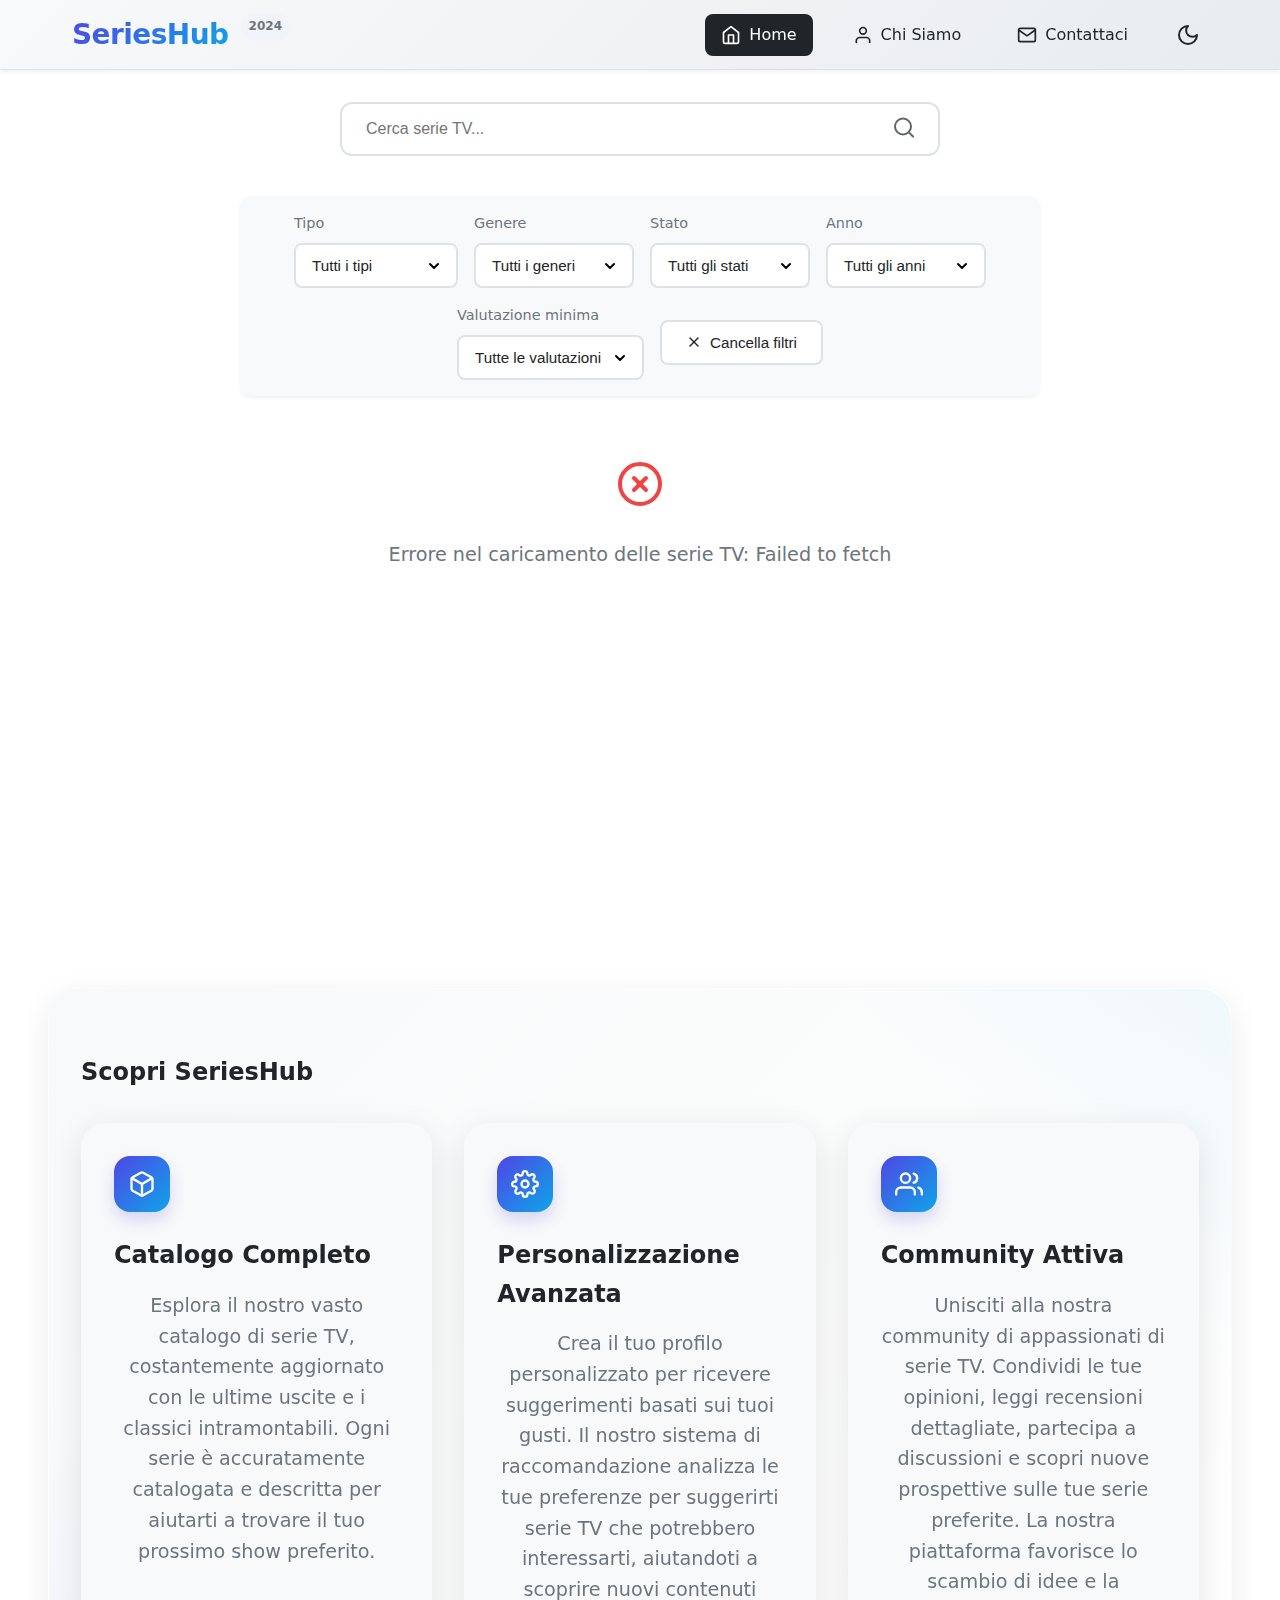
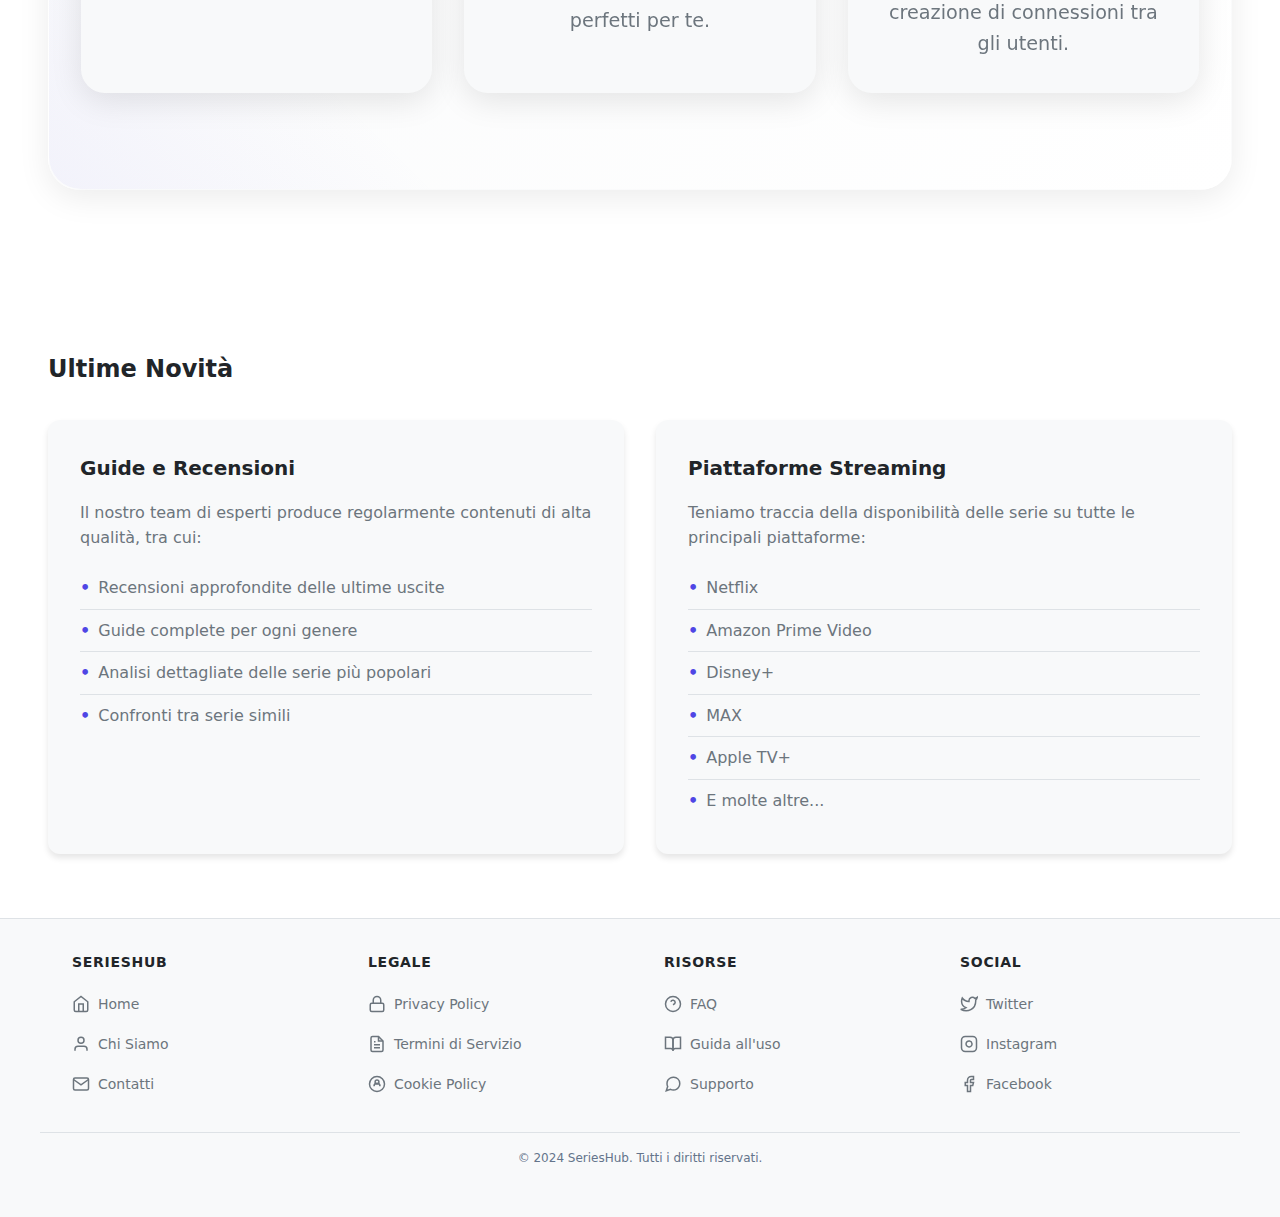
<file: index.html>
<!DOCTYPE html>
<html lang="it" data-theme="light">
<head>
  <meta charset="UTF-8">
  <base href=".">
  <link rel="icon" href="assets/images/favicon.png" type="image/png">
  <link rel="apple-touch-icon" href="assets/images/apple-touch-icon.png">
  <meta name="viewport" content="width=device-width, initial-scale=1.0">
  <meta name="description" content="SeriesHub - Trova dove guardare le tue serie TV preferite in un unico posto. Catalogo completo di serie TV con informazioni su piattaforme, valutazioni e disponibilità.">
  <meta name="author" content="SeriesHub">
  <meta name="keywords" content="serieshub, serie tv, streaming, netflix, prime video, disney+, max, catalogo serie, dove guardare serie tv, trovare serie tv, piattaforme streaming">
  <meta name="robots" content="index, follow">
  <meta property="og:title" content="SeriesHub - Trova dove guardare le tue serie TV preferite">
  <meta property="og:description" content="Catalogo completo di serie TV con informazioni su piattaforme, valutazioni e disponibilità.">
  <meta property="og:image" content="assets/images/og-image.jpg">
  <meta property="og:url" content="https://serieshub.xyz">
  <meta property="og:type" content="website">
  <meta name="twitter:card" content="summary_large_image">
  <meta name="twitter:title" content="SeriesHub - Trova dove guardare le tue serie TV preferite">
  <meta name="twitter:description" content="Catalogo completo di serie TV con informazioni su piattaforme, valutazioni e disponibilità.">
  <meta name="twitter:image" content="assets/images/twitter-image.jpg">
  <title>SeriesHub - Trova dove guardare le tue serie TV preferite</title>
  
  <!-- Security Headers -->
  <meta http-equiv="Content-Security-Policy" content="default-src 'self'; script-src 'self' 'unsafe-inline'; style-src 'self' 'unsafe-inline' https://fonts.googleapis.com; font-src 'self' https://fonts.gstatic.com; img-src 'self' data: https:; connect-src 'self' https://api.tvmaze.com">
  <meta http-equiv="X-Content-Type-Options" content="nosniff">
  <meta http-equiv="X-Frame-Options" content="DENY">
  <meta http-equiv="Referrer-Policy" content="strict-origin-when-cross-origin">
  <meta http-equiv="Permissions-Policy" content="geolocation=(), microphone=(), camera=()">
  
  <!-- Google Fonts -->
  <link rel="preconnect" href="https://fonts.googleapis.com">
  <link rel="preconnect" href="https://fonts.gstatic.com" crossorigin>
  <link href="https://fonts.googleapis.com/css2?family=Inter:wght@400;500;600;700;800&display=swap" rel="stylesheet">
  
  <!-- CSS -->
  <link rel="stylesheet" href="assets/css/style.css">
  <link rel="canonical" href="https://serieshub.xyz">
  
  <!-- Scripts -->
  <script src="assets/js/tvmaze.js"></script>
  <script src="assets/js/streaming.js"></script>
  <script src="assets/js/script.js" defer></script>
  
  <!-- Add nonce for inline scripts -->
  <script nonce="random-nonce-value">
    // Critical initialization code here
  </script>
</head>
<body>
  <header class="header">
    <div class="container header-container">
        <div class="header-left">
            <a href="index.html" class="logo">
                <span class="logo-text">SeriesHub</span>
                <span class="logo-badge">2024</span>
            </a>
        </div>
        <div class="header-right">
            <nav class="header-nav">
                <a href="index.html" class="nav-link active">
                    <svg xmlns="http://www.w3.org/2000/svg" width="24" height="24" viewBox="0 0 24 24" fill="none" stroke="currentColor" stroke-width="2" stroke-linecap="round" stroke-linejoin="round">
                        <path d="M3 9l9-7 9 7v11a2 2 0 0 1-2 2H5a2 2 0 0 1-2-2z"/>
                        <polyline points="9 22 9 12 15 12 15 22"/>
                    </svg>
                    <span>Home</span>
                </a>
                <a href="chi-siamo.html" class="nav-link">
                    <svg xmlns="http://www.w3.org/2000/svg" width="24" height="24" viewBox="0 0 24 24" fill="none" stroke="currentColor" stroke-width="2" stroke-linecap="round" stroke-linejoin="round">
                        <path d="M20 21v-2a4 4 0 0 0-4-4H8a4 4 0 0 0-4 4v2"/>
                        <circle cx="12" cy="7" r="4"/>
                    </svg>
                    <span>Chi Siamo</span>
                </a>
                <a href="contatti.html" class="nav-link">
                    <svg xmlns="http://www.w3.org/2000/svg" width="24" height="24" viewBox="0 0 24 24" fill="none" stroke="currentColor" stroke-width="2" stroke-linecap="round" stroke-linejoin="round">
                        <path d="M4 4h16c1.1 0 2 .9 2 2v12c0 1.1-.9 2-2 2H4c-1.1 0-2-.9-2-2V6c0-1.1.9-2 2-2z"/>
                        <polyline points="22,6 12,13 2,6"/>
                    </svg>
                    <span>Contattaci</span>
                </a>
                <button class="theme-toggle" aria-label="Cambia tema">
                    <svg class="theme-toggle-light" xmlns="http://www.w3.org/2000/svg" width="24" height="24" viewBox="0 0 24 24" fill="none" stroke="currentColor" stroke-width="2" stroke-linecap="round" stroke-linejoin="round">
                        <circle cx="12" cy="12" r="5"/>
                        <path d="M12 1v2M12 21v2M4.22 4.22l1.42 1.42M18.36 18.36l1.42 1.42M1 12h2M21 12h2M4.22 19.78l1.42-1.42M18.36 5.64l1.42-1.42"/>
                    </svg>
                    <svg class="theme-toggle-dark" xmlns="http://www.w3.org/2000/svg" width="24" height="24" viewBox="0 0 24 24" fill="none" stroke="currentColor" stroke-width="2" stroke-linecap="round" stroke-linejoin="round">
                        <path d="M12 3a6 6 0 0 0 9 9 9 9 0 1 1-9-9z"/>
                    </svg>
                </button>
            </nav>
        </div>
    </div>
</header>

  <main class="container main-content">
    <div class="search-section">
        <div class="search-row">
            <div class="search-input-container">
                <input type="text" id="searchInput" placeholder="Cerca serie TV..." aria-label="Cerca serie TV">
                <button class="search-button" aria-label="Cerca">
                    <svg xmlns="http://www.w3.org/2000/svg" width="24" height="24" viewBox="0 0 24 24" fill="none" stroke="currentColor" stroke-width="2" stroke-linecap="round" stroke-linejoin="round">
                        <circle cx="11" cy="11" r="8"></circle>
                        <line x1="21" y1="21" x2="16.65" y2="16.65"></line>
                    </svg>
                </button>
            </div>
        </div>
        <div class="filters-container">
            <div class="filter-group">
                <label for="typeFilter">Tipo</label>
                <select id="typeFilter">
                    <option value="">Tutti i tipi</option>
                    <option value="Scripted">Serie TV</option>
                    <option value="Animation">Cartoni Animati</option>
                    <option value="Anime">Anime</option>
                </select>
            </div>
            <div class="filter-group">
                <label for="genreFilter">Genere</label>
                <select id="genreFilter">
                    <option value="">Tutti i generi</option>
                </select>
            </div>
            <div class="filter-group">
                <label for="statusFilter">Stato</label>
                <select id="statusFilter">
                    <option value="">Tutti gli stati</option>
                </select>
            </div>
            <div class="filter-group">
                <label for="yearFilter">Anno</label>
                <select id="yearFilter">
                    <option value="">Tutti gli anni</option>
                </select>
            </div>
            <div class="filter-group">
                <label for="ratingFilter">Valutazione minima</label>
                <select id="ratingFilter">
                    <option value="0">Tutte le valutazioni</option>
                    <option value="9">9+ ⭐</option>
                    <option value="8">8+ ⭐</option>
                    <option value="7">7+ ⭐</option>
                    <option value="6">6+ ⭐</option>
                    <option value="5">5+ ⭐</option>
                </select>
            </div>
            <button id="clearFilters" class="clear-filters" aria-label="Cancella filtri">
                <svg xmlns="http://www.w3.org/2000/svg" width="24" height="24" viewBox="0 0 24 24" fill="none" stroke="currentColor" stroke-width="2" stroke-linecap="round" stroke-linejoin="round">
                    <line x1="18" y1="6" x2="6" y2="18"></line>
                    <line x1="6" y1="6" x2="18" y2="18"></line>
                </svg>
                Cancella filtri
            </button>
        </div>
    </div>

    <section class="catalog-section" aria-label="Catalogo serie TV">
      <div class="catalog-grid" id="seriesContainer">
        <!-- Le serie TV verranno caricate dinamicamente qui -->
      </div>

      <div class="pagination" id="pagination">
        <!-- La paginazione verrà generata dinamicamente -->
      </div>
    </section>

    <section class="featured-content">
        <div class="container">
            <div class="hero-section">
                <h2>Scopri SeriesHub</h2>
                <div class="features-grid">
                    <div class="feature-card">
                        <div class="feature-icon">
                            <svg xmlns="http://www.w3.org/2000/svg" width="24" height="24" viewBox="0 0 24 24" fill="none" stroke="currentColor" stroke-width="2" stroke-linecap="round" stroke-linejoin="round">
                                <path d="M21 16V8a2 2 0 0 0-1-1.73l-7-4a2 2 0 0 0-2 0l-7 4A2 2 0 0 0 3 8v8a2 2 0 0 0 1 1.73l7 4a2 2 0 0 0 2 0l7-4A2 2 0 0 0 21 16z"></path>
                                <polyline points="3.27 6.96 12 12.01 20.73 6.96"></polyline>
                                <line x1="12" y1="22.08" x2="12" y2="12"></line>
                            </svg>
                        </div>
                        <h3>Catalogo Completo</h3>
                        <p>Esplora il nostro vasto catalogo di serie TV, costantemente aggiornato con le ultime uscite e i classici intramontabili. Ogni serie è accuratamente catalogata e descritta per aiutarti a trovare il tuo prossimo show preferito.</p>
                    </div>
                    <div class="feature-card">
                        <div class="feature-icon">
                            <svg xmlns="http://www.w3.org/2000/svg" width="24" height="24" viewBox="0 0 24 24" fill="none" stroke="currentColor" stroke-width="2" stroke-linecap="round" stroke-linejoin="round">
                                <circle cx="12" cy="12" r="3"></circle>
                                <path d="M19.4 15a1.65 1.65 0 0 0 .33 1.82l.06.06a2 2 0 0 1 0 2.83 2 2 0 0 1-2.83 0l-.06-.06a1.65 1.65 0 0 0-1.82-.33 1.65 1.65 0 0 0-1 1.51V21a2 2 0 0 1-2 2 2 2 0 0 1-2-2v-.09A1.65 1.65 0 0 0 9 19.4a1.65 1.65 0 0 0-1.82.33l-.06.06a2 2 0 0 1-2.83 0 2 2 0 0 1 0-2.83l.06-.06a1.65 1.65 0 0 0 .33-1.82 1.65 1.65 0 0 0-1.51-1H3a2 2 0 0 1-2-2 2 2 0 0 1 2-2h.09A1.65 1.65 0 0 0 4.6 9a1.65 1.65 0 0 0-.33-1.82l-.06-.06a2 2 0 0 1 0-2.83 2 2 0 0 1 2.83 0l.06.06a1.65 1.65 0 0 0 1.82.33H9a1.65 1.65 0 0 0 1-1.51V3a2 2 0 0 1 2-2 2 2 0 0 1 2 2v.09a1.65 1.65 0 0 0 1 1.51 1.65 1.65 0 0 0 1.82-.33l.06-.06a2 2 0 0 1 2.83 0 2 2 0 0 1 0 2.83l-.06.06a1.65 1.65 0 0 0-.33 1.82V9a1.65 1.65 0 0 0 1.51 1H21a2 2 0 0 1 2 2 2 2 0 0 1-2 2h-.09a1.65 1.65 0 0 0-1.51 1z"></path>
                            </svg>
                        </div>
                        <h3>Personalizzazione Avanzata</h3>
                        <p>Crea il tuo profilo personalizzato per ricevere suggerimenti basati sui tuoi gusti. Il nostro sistema di raccomandazione analizza le tue preferenze per suggerirti serie TV che potrebbero interessarti, aiutandoti a scoprire nuovi contenuti perfetti per te.</p>
                    </div>
                    <div class="feature-card">
                        <div class="feature-icon">
                            <svg xmlns="http://www.w3.org/2000/svg" width="24" height="24" viewBox="0 0 24 24" fill="none" stroke="currentColor" stroke-width="2" stroke-linecap="round" stroke-linejoin="round">
                                <path d="M17 21v-2a4 4 0 0 0-4-4H5a4 4 0 0 0-4 4v2"></path>
                                <circle cx="9" cy="7" r="4"></circle>
                                <path d="M23 21v-2a4 4 0 0 0-3-3.87"></path>
                                <path d="M16 3.13a4 4 0 0 1 0 7.75"></path>
                            </svg>
                        </div>
                        <h3>Community Attiva</h3>
                        <p>Unisciti alla nostra community di appassionati di serie TV. Condividi le tue opinioni, leggi recensioni dettagliate, partecipa a discussioni e scopri nuove prospettive sulle tue serie preferite. La nostra piattaforma favorisce lo scambio di idee e la creazione di connessioni tra gli utenti.</p>
                    </div>
                </div>
            </div>
        </div>
    </section>

    <section class="latest-updates">
        <div class="container">
            <h2>Ultime Novità</h2>
            <div class="updates-grid">
                <article class="update-card">
                    <h3>Guide e Recensioni</h3>
                    <p>Il nostro team di esperti produce regolarmente contenuti di alta qualità, tra cui:</p>
                    <ul>
                        <li>Recensioni approfondite delle ultime uscite</li>
                        <li>Guide complete per ogni genere</li>
                        <li>Analisi dettagliate delle serie più popolari</li>
                        <li>Confronti tra serie simili</li>
                    </ul>
                </article>
                <article class="update-card">
                    <h3>Piattaforme Streaming</h3>
                    <p>Teniamo traccia della disponibilità delle serie su tutte le principali piattaforme:</p>
                    <ul>
                        <li>Netflix</li>
                        <li>Amazon Prime Video</li>
                        <li>Disney+</li>
                        <li>MAX</li>
                        <li>Apple TV+</li>
                        <li>E molte altre...</li>
                    </ul>
                </article>
            </div>
        </div>
    </section>
  </main>

  <button id="scrollBtn" class="scroll-bottom-btn" aria-label="Scorri verso il basso">
    <svg viewBox="0 0 24 24" width="24" height="24" fill="none" stroke="currentColor" stroke-linecap="round" stroke-linejoin="round">
      <path d="M12 5v14M19 12l-7 7-7-7"/>
    </svg>
  </button>

  <footer class="footer">
    <div class="footer-content">
      <div class="footer-section">
            <h4>SeriesHub</h4>
            <ul class="footer-links">
                <li>
                    <a href="/">
                        <svg width="18" height="18" viewBox="0 0 24 24" fill="none" stroke="currentColor" stroke-width="2">
                            <path d="m3 9 9-7 9 7v11a2 2 0 0 1-2 2H5a2 2 0 0 1-2-2z"/>
                            <polyline points="9 22 9 12 15 12 15 22"/>
                        </svg>
                        Home
                    </a>
            </li>
            <li>
                    <a href="/chi-siamo.html">
                        <svg width="18" height="18" viewBox="0 0 24 24" fill="none" stroke="currentColor" stroke-width="2">
                            <path d="M20 21v-2a4 4 0 0 0-4-4H8a4 4 0 0 0-4 4v2"/>
                            <circle cx="12" cy="7" r="4"/>
                        </svg>
                        Chi Siamo
                    </a>
            </li>
            <li>
                    <a href="/contatti.html">
                        <svg width="18" height="18" viewBox="0 0 24 24" fill="none" stroke="currentColor" stroke-width="2">
                            <path d="M4 4h16c1.1 0 2 .9 2 2v12c0 1.1-.9 2-2 2H4c-1.1 0-2-.9-2-2V6c0-1.1.9-2 2-2z"/>
                            <path d="m22 6-10 7L2 6"/>
                        </svg>
                        Contatti
                    </a>
            </li>
          </ul>
      </div>
      <div class="footer-section">
            <h4>Legale</h4>
            <ul class="footer-links">
                <li>
                    <a href="/privacypolicy.html">
                        <svg width="18" height="18" viewBox="0 0 24 24" fill="none" stroke="currentColor" stroke-width="2">
                            <rect x="3" y="11" width="18" height="11" rx="2" ry="2"/>
                            <path d="M7 11V7a5 5 0 0 1 10 0v4"/>
                        </svg>
                        Privacy Policy
                    </a>
            </li>
            <li>
                    <a href="/terminicondizioni.html">
                        <svg width="18" height="18" viewBox="0 0 24 24" fill="none" stroke="currentColor" stroke-width="2">
                            <path d="M14 2H6a2 2 0 0 0-2 2v16a2 2 0 0 0 2 2h12a2 2 0 0 0 2-2V8z"/>
                            <path d="M14 2v6h6"/>
                            <path d="M16 13H8"/>
                            <path d="M16 17H8"/>
                            <path d="M10 9H8"/>
                        </svg>
                        Termini di Servizio
                    </a>
            </li>
            <li>
                    <a href="/cookiepolicy.html">
                        <svg width="18" height="18" viewBox="0 0 24 24" fill="none" stroke="currentColor" stroke-width="2">
                            <circle cx="12" cy="12" r="10"/>
                            <path d="M14.5 9a2.5 2.5 0 0 0-5 0v.5a2.5 2.5 0 0 0 5 0V9z"/>
                            <path d="M16 15a4 4 0 0 0-8 0"/>
                        </svg>
                        Cookie Policy
                    </a>
            </li>
          </ul>
      </div>
      <div class="footer-section">
            <h4>Risorse</h4>
            <ul class="footer-links">
                <li>
                    <a href="/faq.html">
                        <svg width="18" height="18" viewBox="0 0 24 24" fill="none" stroke="currentColor" stroke-width="2">
                            <circle cx="12" cy="12" r="10"/>
                            <path d="M9.09 9a3 3 0 0 1 5.83 1c0 2-3 3-3 3"/>
                            <line x1="12" y1="17" x2="12.01" y2="17"/>
                        </svg>
                        FAQ
                    </a>
            </li>
            <li>
                    <a href="/guida.html">
                        <svg width="18" height="18" viewBox="0 0 24 24" fill="none" stroke="currentColor" stroke-width="2">
                            <path d="M2 3h6a4 4 0 0 1 4 4v14a3 3 0 0 0-3-3H2z"/>
                            <path d="M22 3h-6a4 4 0 0 0-4 4v14a3 3 0 0 1 3-3h7z"/>
                        </svg>
                        Guida all'uso
                    </a>
            </li>
            <li>
                    <a href="/contatti.html">
                        <svg width="18" height="18" viewBox="0 0 24 24" fill="none" stroke="currentColor" stroke-width="2">
                            <path d="M21 11.5a8.38 8.38 0 0 1-.9 3.8 8.5 8.5 0 0 1-7.6 4.7 8.38 8.38 0 0 1-3.8-.9L3 21l1.9-5.7a8.38 8.38 0 0 1-.9-3.8 8.5 8.5 0 0 1 4.7-7.6 8.38 8.38 0 0 1 3.8-.9h.5a8.48 8.48 0 0 1 8 8v.5z"/>
                        </svg>
                        Supporto
                    </a>
            </li>
          </ul>
      </div>
      <div class="footer-section">
            <h4>Social</h4>
            <ul class="footer-links">
                <li>
                    <a href="https://x.com/th3re4lillusi0n" target="_blank" rel="noopener">
                        <svg width="18" height="18" viewBox="0 0 24 24" fill="none" stroke="currentColor" stroke-width="2">
                            <path d="M23 3a10.9 10.9 0 0 1-3.14 1.53 4.48 4.48 0 0 0-7.86 3v1A10.66 10.66 0 0 1 3 4s-4 9 5 13a11.64 11.64 0 0 1-7 2c9 5 20 0 20-11.5a4.5 4.5 0 0 0-.08-.83A7.72 7.72 0 0 0 23 3z"/>
                        </svg>
                        Twitter
                    </a>
            </li>
            <li>
                    <a href="https://www.instagram.com/th3re4l_illusi0n/" target="_blank" rel="noopener">
                        <svg width="18" height="18" viewBox="0 0 24 24" fill="none" stroke="currentColor" stroke-width="2">
                            <rect x="2" y="2" width="20" height="20" rx="5" ry="5"/>
                            <path d="M16 11.37A4 4 0 1 1 12.63 8 4 4 0 0 1 16 11.37z"/>
                            <line x1="17.5" y1="6.5" x2="17.51" y2="6.5"/>
                        </svg>
                        Instagram
                    </a>
            </li>
            <li>
                    <a href="https://www.facebook.com/profile.php?id=100082390155359" target="_blank" rel="noopener">
                        <svg width="18" height="18" viewBox="0 0 24 24" fill="none" stroke="currentColor" stroke-width="2">
                            <path d="M18 2h-3a5 5 0 0 0-5 5v3H7v4h3v8h4v-8h3l1-4h-4V7a1 1 0 0 1 1-1h3z"/>
                        </svg>
                        Facebook
                    </a>
            </li>
          </ul>
        </div>
      </div>
    <div class="footer-bottom">
        <p>&copy; 2024 SeriesHub. Tutti i diritti riservati.</p>
    </div>
  </footer>

  <!-- JavaScript -->
  <script src="assets/js/script.js"></script>
  <script>
    // Aggiungo schema.org markup per migliorare la visibilità nei motori di ricerca
    document.addEventListener('DOMContentLoaded', function() {
        // Crea lo schema per il sito web
        const schema = {
            "@context": "https://schema.org",
            "@type": "WebSite",
            "name": "SeriesHub",
            "url": "https://serieshub.xyz",
            "description": "Trova dove guardare le tue serie TV preferite in un unico posto",
            "potentialAction": {
                "@type": "SearchAction",
                "target": "https://serieshub.xyz/?search={search_term_string}",
                "query-input": "required name=search_term_string"
            }
        };
        
        // Crea lo script per lo schema
        const script = document.createElement('script');
        script.type = 'application/ld+json';
        script.text = JSON.stringify(schema);
        document.head.appendChild(script);
        
        // Aggiungi schema per le serie TV
        const seriesSchema = {
            "@context": "https://schema.org",
            "@type": "ItemList",
            "itemListElement": seriesData.map((series, index) => ({
                "@type": "ListItem",
                "position": index + 1,
                "item": {
                    "@type": "TVSeries",
                    "name": series.title,
                    "description": series.description,
                    "aggregateRating": {
                        "@type": "AggregateRating",
                        "ratingValue": series.rating.toFixed(1),
                        "bestRating": "10",
                        "worstRating": "1",
                        "ratingCount": 100
                    }
                }
            }))
        };
        
        const seriesScript = document.createElement('script');
        seriesScript.type = 'application/ld+json';
        seriesScript.text = JSON.stringify(seriesSchema);
        document.head.appendChild(seriesScript);
    });
  </script>
</body>
</html>
</file>
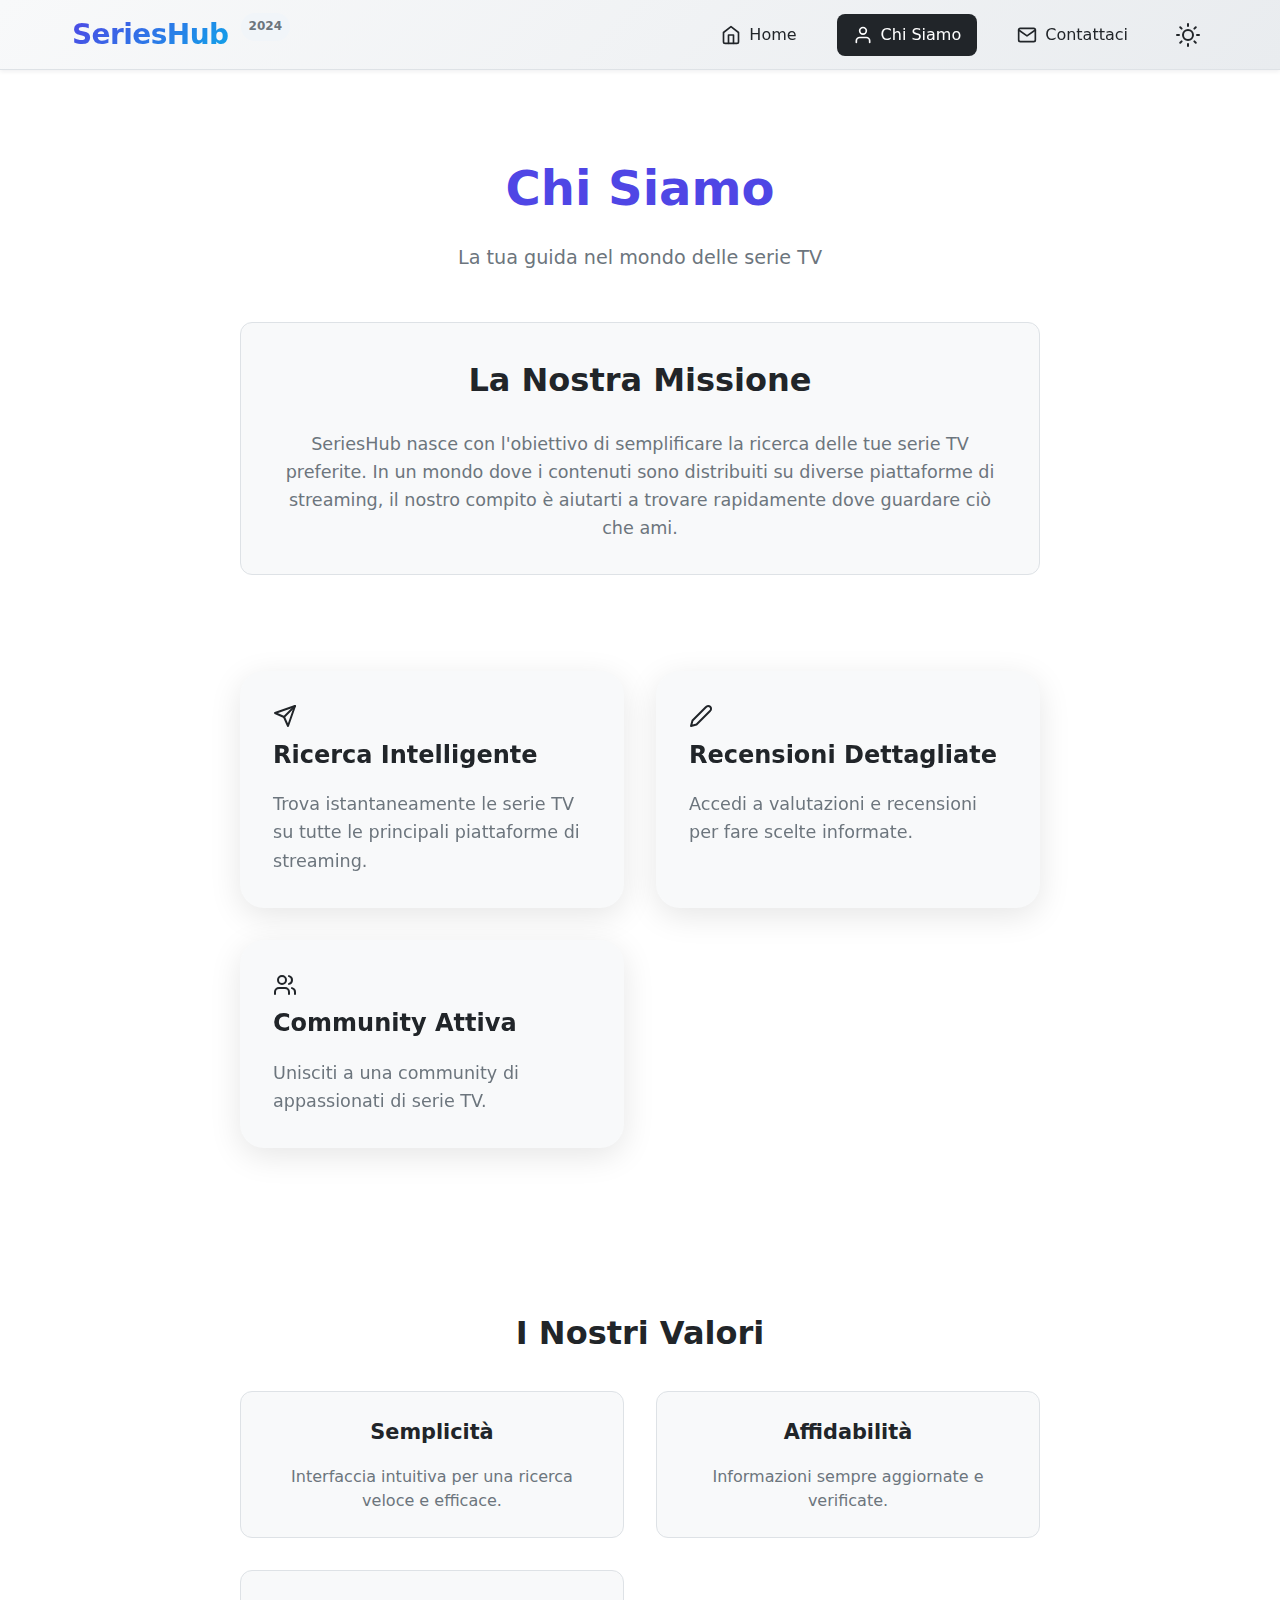
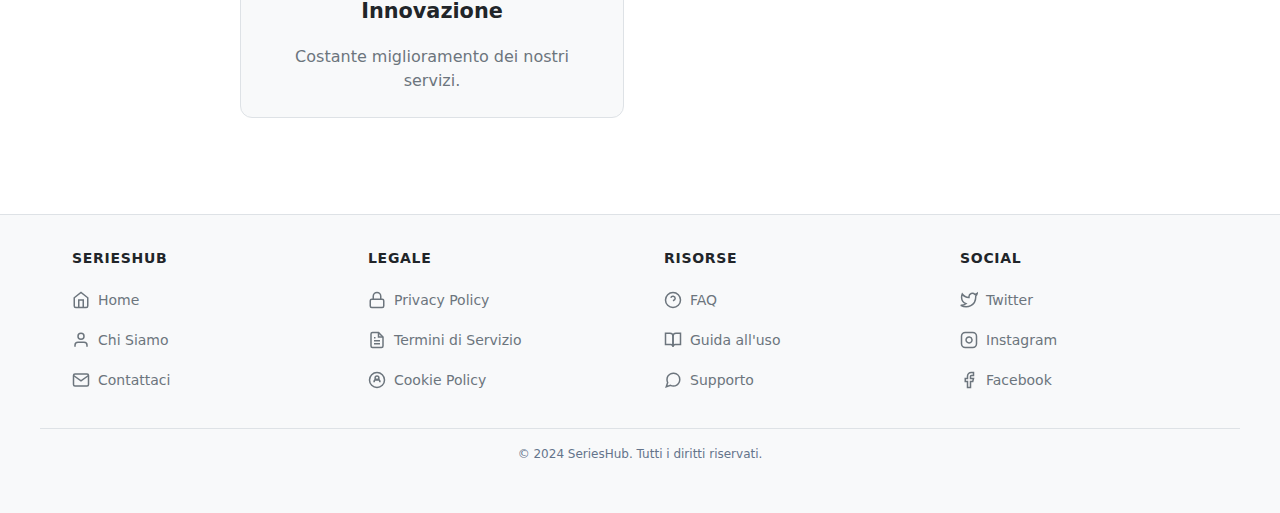
<file: chi-siamo.html>
<!DOCTYPE html>
<html lang="it" data-theme="light">
<head>
    <meta charset="UTF-8">
    <meta name="viewport" content="width=device-width, initial-scale=1.0">
    <meta name="description" content="Chi siamo - Scopri di più su SeriesHub">
    <title>Chi Siamo - SeriesHub</title>
    <link rel="icon" href="assets/images/favicon.png" type="image/png">
    <link rel="apple-touch-icon" href="assets/images/apple-touch-icon.png">
    <link rel="stylesheet" href="assets/css/style.css">
</head>
<body>
    <header class="header">
        <div class="container header-container">
            <div class="header-left">
                <a href="index.html" class="logo">
                    <span class="logo-text">SeriesHub</span>
                    <span class="logo-badge">2024</span>
                </a>
            </div>
            <div class="header-right">
                <nav class="header-nav">
                    <a href="index.html" class="nav-link">
                        <svg xmlns="http://www.w3.org/2000/svg" width="24" height="24" viewBox="0 0 24 24" fill="none" stroke="currentColor" stroke-width="2" stroke-linecap="round" stroke-linejoin="round">
                            <path d="M3 9l9-7 9 7v11a2 2 0 0 1-2 2H5a2 2 0 0 1-2-2z"/>
                            <polyline points="9 22 9 12 15 12 15 22"/>
                        </svg>
                        <span>Home</span>
                    </a>
                    <a href="chi-siamo.html" class="nav-link active">
                        <svg xmlns="http://www.w3.org/2000/svg" width="24" height="24" viewBox="0 0 24 24" fill="none" stroke="currentColor" stroke-width="2" stroke-linecap="round" stroke-linejoin="round">
                            <path d="M20 21v-2a4 4 0 0 0-4-4H8a4 4 0 0 0-4 4v2"/>
                            <circle cx="12" cy="7" r="4"/>
                        </svg>
                        <span>Chi Siamo</span>
                    </a>
                    <a href="contatti.html" class="nav-link">
                        <svg xmlns="http://www.w3.org/2000/svg" width="24" height="24" viewBox="0 0 24 24" fill="none" stroke="currentColor" stroke-width="2" stroke-linecap="round" stroke-linejoin="round">
                            <path d="M4 4h16c1.1 0 2 .9 2 2v12c0 1.1-.9 2-2 2H4c-1.1 0-2-.9-2-2V6c0-1.1.9-2 2-2z"/>
                            <polyline points="22,6 12,13 2,6"/>
                        </svg>
                        <span>Contattaci</span>
                    </a>
                </nav>
                <button class="theme-toggle" aria-label="Cambia tema">
                    <svg class="theme-toggle-light" xmlns="http://www.w3.org/2000/svg" width="24" height="24" viewBox="0 0 24 24" fill="none" stroke="currentColor" stroke-width="2" stroke-linecap="round" stroke-linejoin="round">
                        <circle cx="12" cy="12" r="5"/>
                        <path d="M12 1v2M12 21v2M4.22 4.22l1.42 1.42M18.36 18.36l1.42 1.42M1 12h2M21 12h2M4.22 19.78l1.42-1.42M18.36 5.64l1.42-1.42"/>
                    </svg>
                    <svg class="theme-toggle-dark" xmlns="http://www.w3.org/2000/svg" width="24" height="24" viewBox="0 0 24 24" fill="none" stroke="currentColor" stroke-width="2" stroke-linecap="round" stroke-linejoin="round">
                        <path d="M12 3a6 6 0 0 0 9 9 9 9 0 1 1-9-9z"/>
                    </svg>
                </button>
            </div>
        </div>
    </header>

    <main class="about-container">
        <section class="about-hero">
            <h1>Chi Siamo</h1>
            <p class="subtitle">La tua guida nel mondo delle serie TV</p>
        </section>

        <section class="about-content">
            <div class="mission-section">
                <h2>La Nostra Missione</h2>
                <p>SeriesHub nasce con l'obiettivo di semplificare la ricerca delle tue serie TV preferite. In un mondo dove i contenuti sono distribuiti su diverse piattaforme di streaming, il nostro compito è aiutarti a trovare rapidamente dove guardare ciò che ami.</p>
            </div>

            <div class="features-grid">
                <div class="feature-card">
                    <svg xmlns="http://www.w3.org/2000/svg" width="24" height="24" viewBox="0 0 24 24" fill="none" stroke="currentColor" stroke-width="2" stroke-linecap="round" stroke-linejoin="round"><path d="m22 2-7 20-4-9-9-4Z"/><path d="M22 2 11 13"/></svg>
                    <h3>Ricerca Intelligente</h3>
                    <p>Trova istantaneamente le serie TV su tutte le principali piattaforme di streaming.</p>
                </div>

                <div class="feature-card">
                    <svg xmlns="http://www.w3.org/2000/svg" width="24" height="24" viewBox="0 0 24 24" fill="none" stroke="currentColor" stroke-width="2" stroke-linecap="round" stroke-linejoin="round"><path d="M17 3a2.85 2.83 0 1 1 4 4L7.5 20.5 2 22l1.5-5.5Z"/></svg>
                    <h3>Recensioni Dettagliate</h3>
                    <p>Accedi a valutazioni e recensioni per fare scelte informate.</p>
                </div>

                <div class="feature-card">
                    <svg xmlns="http://www.w3.org/2000/svg" width="24" height="24" viewBox="0 0 24 24" fill="none" stroke="currentColor" stroke-width="2" stroke-linecap="round" stroke-linejoin="round"><path d="M16 21v-2a4 4 0 0 0-4-4H6a4 4 0 0 0-4 4v2"/><circle cx="9" cy="7" r="4"/><path d="M22 21v-2a4 4 0 0 0-3-3.87"/><path d="M16 3.13a4 4 0 0 1 0 7.75"/></svg>
                    <h3>Community Attiva</h3>
                    <p>Unisciti a una community di appassionati di serie TV.</p>
                </div>
            </div>

            <div class="values-section">
                <h2>I Nostri Valori</h2>
                <div class="values-grid">
                    <div class="value-item">
                        <h4>Semplicità</h4>
                        <p>Interfaccia intuitiva per una ricerca veloce e efficace.</p>
                    </div>
                    <div class="value-item">
                        <h4>Affidabilità</h4>
                        <p>Informazioni sempre aggiornate e verificate.</p>
                    </div>
                    <div class="value-item">
                        <h4>Innovazione</h4>
                        <p>Costante miglioramento dei nostri servizi.</p>
                    </div>
                </div>
            </div>
        </section>
    </main>

    <footer class="footer">
        <div class="footer-content">
            <div class="footer-section">
                <h4>SeriesHub</h4>
                <ul class="footer-links">
                    <li>
                        <a href="/">
                            <svg width="18" height="18" viewBox="0 0 24 24" fill="none" stroke="currentColor" stroke-width="2">
                                <path d="m3 9 9-7 9 7v11a2 2 0 0 1-2 2H5a2 2 0 0 1-2-2z"/>
                                <polyline points="9 22 9 12 15 12 15 22"/>
                            </svg>
                            Home
                        </a>
                    </li>
                    <li>
                        <a href="/chi-siamo.html">
                            <svg width="18" height="18" viewBox="0 0 24 24" fill="none" stroke="currentColor" stroke-width="2">
                                <path d="M20 21v-2a4 4 0 0 0-4-4H8a4 4 0 0 0-4 4v2"/>
                                <circle cx="12" cy="7" r="4"/>
                            </svg>
                            Chi Siamo
                        </a>
                    </li>
                    <li>
                        <a href="/contatti.html">
                            <svg width="18" height="18" viewBox="0 0 24 24" fill="none" stroke="currentColor" stroke-width="2">
                                <path d="M4 4h16c1.1 0 2 .9 2 2v12c0 1.1-.9 2-2 2H4c-1.1 0-2-.9-2-2V6c0-1.1.9-2 2-2z"/>
                                <polyline points="22,6 12,13 2,6"/>
                            </svg>
                            Contattaci
                        </a>
                    </li>
                </ul>
            </div>
            <div class="footer-section">
                <h4>Legale</h4>
                <ul class="footer-links">
                    <li>
                        <a href="/privacypolicy.html">
                            <svg width="18" height="18" viewBox="0 0 24 24" fill="none" stroke="currentColor" stroke-width="2">
                                <rect x="3" y="11" width="18" height="11" rx="2" ry="2"/>
                                <path d="M7 11V7a5 5 0 0 1 10 0v4"/>
                            </svg>
                            Privacy Policy
                        </a>
                    </li>
                    <li>
                        <a href="/terminicondizioni.html">
                            <svg width="18" height="18" viewBox="0 0 24 24" fill="none" stroke="currentColor" stroke-width="2">
                                <path d="M14 2H6a2 2 0 0 0-2 2v16a2 2 0 0 0 2 2h12a2 2 0 0 0 2-2V8z"/>
                                <path d="M14 2v6h6"/>
                                <path d="M16 13H8"/>
                                <path d="M16 17H8"/>
                                <path d="M10 9H8"/>
                            </svg>
                            Termini di Servizio
                        </a>
                    </li>
                    <li>
                        <a href="/cookiepolicy.html">
                            <svg width="18" height="18" viewBox="0 0 24 24" fill="none" stroke="currentColor" stroke-width="2">
                                <circle cx="12" cy="12" r="10"/>
                                <path d="M14.5 9a2.5 2.5 0 0 0-5 0v.5a2.5 2.5 0 0 0 5 0V9z"/>
                                <path d="M16 15a4 4 0 0 0-8 0"/>
                            </svg>
                            Cookie Policy
                        </a>
                    </li>
                </ul>
            </div>
            <div class="footer-section">
                <h4>Risorse</h4>
                <ul class="footer-links">
                    <li>
                        <a href="/faq.html">
                            <svg width="18" height="18" viewBox="0 0 24 24" fill="none" stroke="currentColor" stroke-width="2">
                                <circle cx="12" cy="12" r="10"/>
                                <path d="M9.09 9a3 3 0 0 1 5.83 1c0 2-3 3-3 3"/>
                                <line x1="12" y1="17" x2="12.01" y2="17"/>
                            </svg>
                            FAQ
                        </a>
                    </li>
                    <li>
                        <a href="/guida.html">
                            <svg width="18" height="18" viewBox="0 0 24 24" fill="none" stroke="currentColor" stroke-width="2">
                                <path d="M2 3h6a4 4 0 0 1 4 4v14a3 3 0 0 0-3-3H2z"/>
                                <path d="M22 3h-6a4 4 0 0 0-4 4v14a3 3 0 0 1 3-3h7z"/>
                            </svg>
                            Guida all'uso
                        </a>
                    </li>
                    <li>
                        <a href="/contatti.html">
                            <svg width="18" height="18" viewBox="0 0 24 24" fill="none" stroke="currentColor" stroke-width="2">
                                <path d="M21 11.5a8.38 8.38 0 0 1-.9 3.8 8.5 8.5 0 0 1-7.6 4.7 8.38 8.38 0 0 1-3.8-.9L3 21l1.9-5.7a8.38 8.38 0 0 1-.9-3.8 8.5 8.5 0 0 1 4.7-7.6 8.38 8.38 0 0 1 3.8-.9h.5a8.48 8.48 0 0 1 8 8v.5z"/>
                            </svg>
                            Supporto
                        </a>
                    </li>
                </ul>
            </div>
            <div class="footer-section">
                <h4>Social</h4>
                <ul class="footer-links">
                    <li>
                        <a href="https://x.com/th3re4lillusi0n" target="_blank" rel="noopener">
                            <svg width="18" height="18" viewBox="0 0 24 24" fill="none" stroke="currentColor" stroke-width="2">
                                <path d="M23 3a10.9 10.9 0 0 1-3.14 1.53 4.48 4.48 0 0 0-7.86 3v1A10.66 10.66 0 0 1 3 4s-4 9 5 13a11.64 11.64 0 0 1-7 2c9 5 20 0 20-11.5a4.5 4.5 0 0 0-.08-.83A7.72 7.72 0 0 0 23 3z"/>
                            </svg>
                            Twitter
                        </a>
                    </li>
                    <li>
                        <a href="https://www.instagram.com/th3re4l_illusi0n/" target="_blank" rel="noopener">
                            <svg width="18" height="18" viewBox="0 0 24 24" fill="none" stroke="currentColor" stroke-width="2">
                                <rect x="2" y="2" width="20" height="20" rx="5" ry="5"/>
                                <path d="M16 11.37A4 4 0 1 1 12.63 8 4 4 0 0 1 16 11.37z"/>
                                <line x1="17.5" y1="6.5" x2="17.51" y2="6.5"/>
                            </svg>
                            Instagram
                        </a>
                    </li>
                    <li>
                        <a href="https://www.facebook.com/profile.php?id=100082390155359" target="_blank" rel="noopener">
                            <svg width="18" height="18" viewBox="0 0 24 24" fill="none" stroke="currentColor" stroke-width="2">
                                <path d="M18 2h-3a5 5 0 0 0-5 5v3H7v4h3v8h4v-8h3l1-4h-4V7a1 1 0 0 1 1-1h3z"/>
                            </svg>
                            Facebook
                        </a>
                    </li>
                </ul>
            </div>
        </div>
        <div class="footer-bottom">
            <p>&copy; 2024 SeriesHub. Tutti i diritti riservati.</p>
        </div>
    </footer>

    <script>
        // Theme toggle functionality
        const themeToggle = document.querySelector('.theme-toggle');
        const prefersDarkScheme = window.matchMedia('(prefers-color-scheme: dark)');
        
        // Function to set theme
        function setTheme(theme) {
            document.documentElement.setAttribute('data-theme', theme);
            localStorage.setItem('theme', theme);
        }
        
        // Check for saved theme preference or system preference
        const savedTheme = localStorage.getItem('theme') || (prefersDarkScheme.matches ? 'dark' : 'light');
        setTheme(savedTheme);
        
        // Toggle theme on button click
        themeToggle.addEventListener('click', () => {
            const currentTheme = document.documentElement.getAttribute('data-theme');
            const newTheme = currentTheme === 'dark' ? 'light' : 'dark';
            setTheme(newTheme);
        });
    </script>
</body>
</html>
</file>
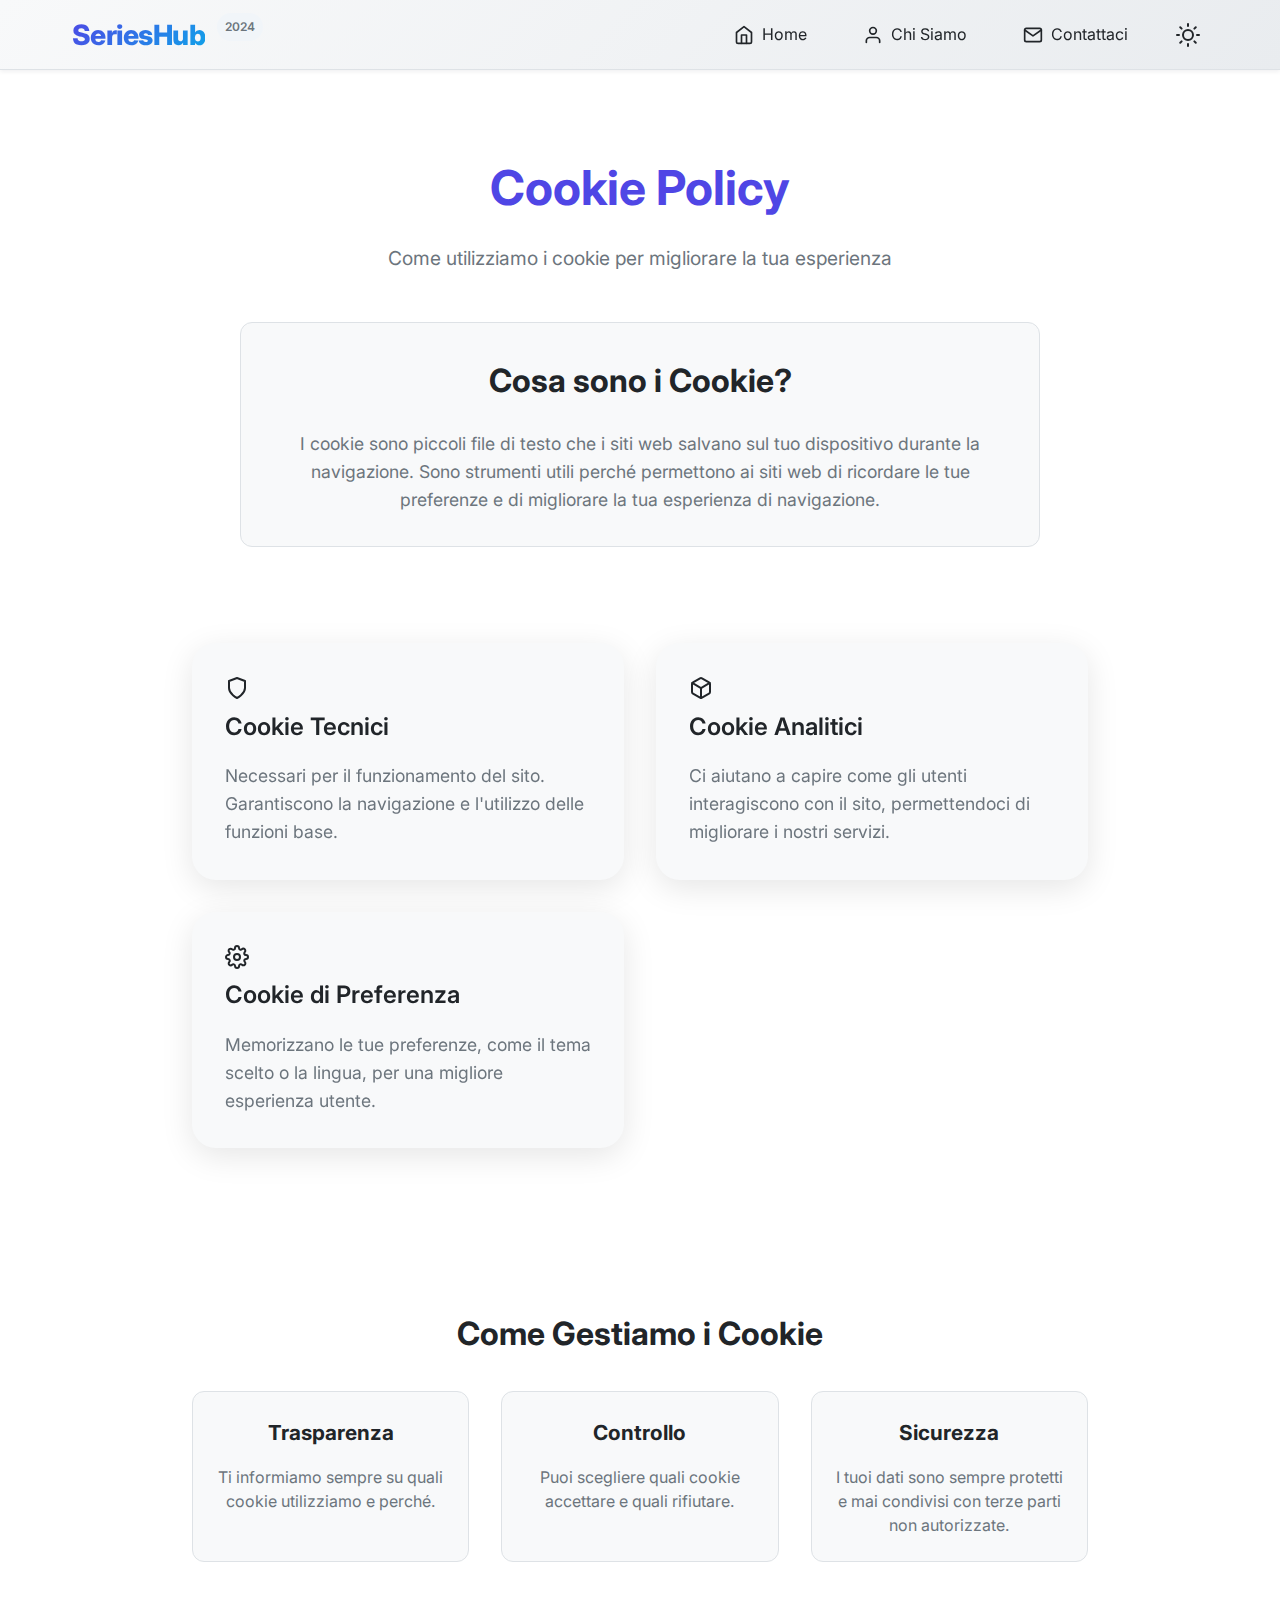
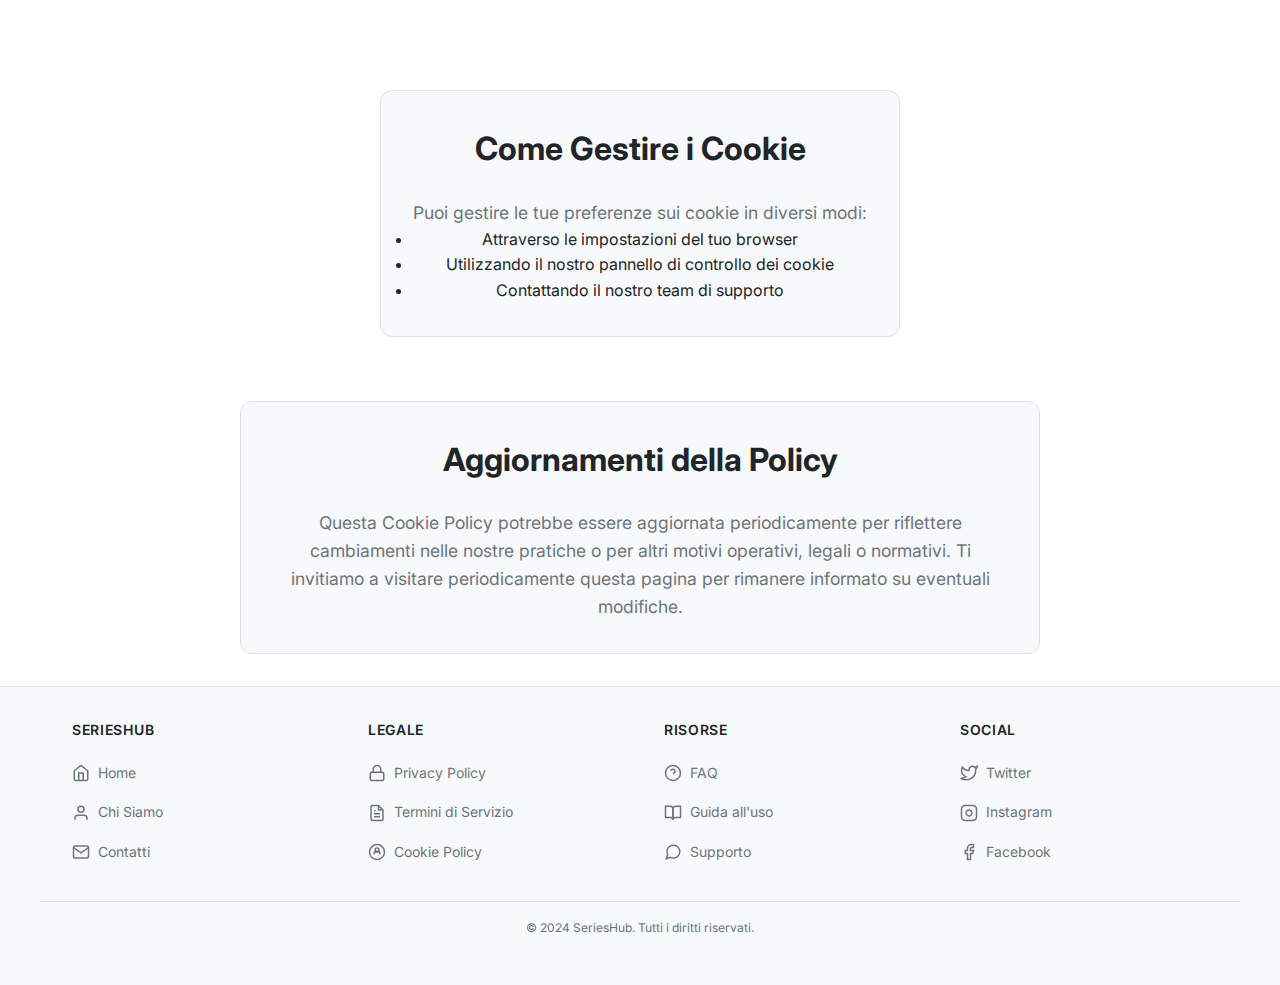
<file: cookiepolicy.html>
<!DOCTYPE html>
<html lang="it" data-theme="light">
<head>
    <meta charset="UTF-8">
    <base href=".">
    <link rel="icon" href="assets/images/favicon.png" type="image/png">
    <link rel="apple-touch-icon" href="assets/images/apple-touch-icon.png">
    <meta name="viewport" content="width=device-width, initial-scale=1.0">
    <meta name="description" content="Informativa sui Cookie di SeriesHub - Come utilizziamo i cookie per migliorare la tua esperienza">
    <meta name="author" content="SeriesHub">
    <meta name="keywords" content="cookie policy, privacy, SeriesHub, informativa cookie">
    <title>Cookie Policy - SeriesHub</title>
    
    <!-- Google Fonts -->
    <link rel="preconnect" href="https://fonts.googleapis.com">
    <link rel="preconnect" href="https://fonts.gstatic.com" crossorigin>
    <link href="https://fonts.googleapis.com/css2?family=Inter:wght@400;500;600;700;800&display=swap" rel="stylesheet">
    
    <!-- CSS -->
    <link rel="stylesheet" href="assets/css/style.css">
    <style>
      /* Rimuovo gli stili inline poiché ora sono nel file CSS principale */
    </style>
</head>
<body>
    <header class="header">
        <div class="header-container">
            <div class="header-left">
                <a href="index.html" class="logo">
                    <span class="logo-text">SeriesHub</span>
                    <span class="logo-badge">2024</span>
                </a>
            </div>
            <div class="header-right">
                <nav class="header-nav">
                    <a href="index.html" class="nav-link">
                        <svg xmlns="http://www.w3.org/2000/svg" width="24" height="24" viewBox="0 0 24 24" fill="none" stroke="currentColor" stroke-width="2" stroke-linecap="round" stroke-linejoin="round">
                            <path d="M3 9l9-7 9 7v11a2 2 0 0 1-2 2H5a2 2 0 0 1-2-2z"/>
                            <polyline points="9 22 9 12 15 12 15 22"/>
                        </svg>
                        <span>Home</span>
                    </a>
                    <a href="chi-siamo.html" class="nav-link">
                        <svg xmlns="http://www.w3.org/2000/svg" width="24" height="24" viewBox="0 0 24 24" fill="none" stroke="currentColor" stroke-width="2" stroke-linecap="round" stroke-linejoin="round">
                            <path d="M20 21v-2a4 4 0 0 0-4-4H8a4 4 0 0 0-4 4v2"/>
                            <circle cx="12" cy="7" r="4"/>
                        </svg>
                        <span>Chi Siamo</span>
                    </a>
                    <a href="contatti.html" class="nav-link">
                        <svg xmlns="http://www.w3.org/2000/svg" width="24" height="24" viewBox="0 0 24 24" fill="none" stroke="currentColor" stroke-width="2" stroke-linecap="round" stroke-linejoin="round">
                            <path d="M4 4h16c1.1 0 2 .9 2 2v12c0 1.1-.9 2-2 2H4c-1.1 0-2-.9-2-2V6c0-1.1.9-2 2-2z"/>
                            <polyline points="22,6 12,13 2,6"/>
                        </svg>
                        <span>Contattaci</span>
                    </a>
                </nav>
                <button class="theme-toggle" aria-label="Cambia tema">
                    <svg class="theme-toggle-light" xmlns="http://www.w3.org/2000/svg" width="24" height="24" viewBox="0 0 24 24" fill="none" stroke="currentColor" stroke-width="2" stroke-linecap="round" stroke-linejoin="round">
                        <circle cx="12" cy="12" r="5"/>
                        <path d="M12 1v2M12 21v2M4.22 4.22l1.42 1.42M18.36 18.36l1.42 1.42M1 12h2M21 12h2M4.22 19.78l1.42-1.42M18.36 5.64l1.42-1.42"/>
                    </svg>
                    <svg class="theme-toggle-dark" xmlns="http://www.w3.org/2000/svg" width="24" height="24" viewBox="0 0 24 24" fill="none" stroke="currentColor" stroke-width="2" stroke-linecap="round" stroke-linejoin="round">
                        <path d="M12 3a6 6 0 0 0 9 9 9 9 0 1 1-9-9z"/>
                    </svg>
                </button>
            </div>
        </div>
    </header>

    <main class="about-container">
        <section class="about-hero">
            <h1>Cookie Policy</h1>
            <p class="subtitle">Come utilizziamo i cookie per migliorare la tua esperienza</p>
        </section>

        <section class="about-content">
            <div class="mission-section">
                <h2>Cosa sono i Cookie?</h2>
                <p>I cookie sono piccoli file di testo che i siti web salvano sul tuo dispositivo durante la navigazione. Sono strumenti utili perché permettono ai siti web di ricordare le tue preferenze e di migliorare la tua esperienza di navigazione.</p>
            </div>

            <div class="features-grid">
                <div class="feature-card">
                    <svg xmlns="http://www.w3.org/2000/svg" width="24" height="24" viewBox="0 0 24 24" fill="none" stroke="currentColor" stroke-width="2" stroke-linecap="round" stroke-linejoin="round">
                        <path d="M12 22s8-4 8-10V5l-8-3-8 3v7c0 6 8 10 8 10z"/>
                    </svg>
                    <h3>Cookie Tecnici</h3>
                    <p>Necessari per il funzionamento del sito. Garantiscono la navigazione e l'utilizzo delle funzioni base.</p>
                </div>

                <div class="feature-card">
                    <svg xmlns="http://www.w3.org/2000/svg" width="24" height="24" viewBox="0 0 24 24" fill="none" stroke="currentColor" stroke-width="2" stroke-linecap="round" stroke-linejoin="round">
                        <path d="M21 16V8a2 2 0 0 0-1-1.73l-7-4a2 2 0 0 0-2 0l-7 4A2 2 0 0 0 3 8v8a2 2 0 0 0 1 1.73l7 4a2 2 0 0 0 2 0l7-4A2 2 0 0 0 21 16z"/>
                        <polyline points="3.27 6.96 12 12.01 20.73 6.96"/>
                        <line x1="12" y1="22.08" x2="12" y2="12"/>
                    </svg>
                    <h3>Cookie Analitici</h3>
                    <p>Ci aiutano a capire come gli utenti interagiscono con il sito, permettendoci di migliorare i nostri servizi.</p>
                </div>

                <div class="feature-card">
                    <svg xmlns="http://www.w3.org/2000/svg" width="24" height="24" viewBox="0 0 24 24" fill="none" stroke="currentColor" stroke-width="2" stroke-linecap="round" stroke-linejoin="round">
                        <circle cx="12" cy="12" r="3"/>
                        <path d="M19.4 15a1.65 1.65 0 0 0 .33 1.82l.06.06a2 2 0 0 1 0 2.83 2 2 0 0 1-2.83 0l-.06-.06a1.65 1.65 0 0 0-1.82-.33 1.65 1.65 0 0 0-1 1.51V21a2 2 0 0 1-2 2 2 2 0 0 1-2-2v-.09A1.65 1.65 0 0 0 9 19.4a1.65 1.65 0 0 0-1.82.33l-.06.06a2 2 0 0 1-2.83 0 2 2 0 0 1 0-2.83l.06-.06a1.65 1.65 0 0 0 .33-1.82 1.65 1.65 0 0 0-1.51-1H3a2 2 0 0 1-2-2 2 2 0 0 1 2-2h.09A1.65 1.65 0 0 0 4.6 9a1.65 1.65 0 0 0-.33-1.82l-.06-.06a2 2 0 0 1 0-2.83 2 2 0 0 1 2.83 0l.06.06a1.65 1.65 0 0 0 1.82.33H9a1.65 1.65 0 0 0 1-1.51V3a2 2 0 0 1 2-2 2 2 0 0 1 2 2v.09a1.65 1.65 0 0 0 1 1.51 1.65 1.65 0 0 0 1.82-.33l.06-.06a2 2 0 0 1 2.83 0 2 2 0 0 1 0 2.83l-.06.06a1.65 1.65 0 0 0-.33 1.82V9a1.65 1.65 0 0 0 1.51 1H21a2 2 0 0 1 2 2 2 2 0 0 1-2 2h-.09a1.65 1.65 0 0 0-1.51 1z"/>
                    </svg>
                    <h3>Cookie di Preferenza</h3>
                    <p>Memorizzano le tue preferenze, come il tema scelto o la lingua, per una migliore esperienza utente.</p>
                </div>
            </div>

            <div class="values-section">
                <h2>Come Gestiamo i Cookie</h2>
                <div class="values-grid">
                    <div class="value-item">
                        <h4>Trasparenza</h4>
                        <p>Ti informiamo sempre su quali cookie utilizziamo e perché.</p>
                    </div>
                    <div class="value-item">
                        <h4>Controllo</h4>
                        <p>Puoi scegliere quali cookie accettare e quali rifiutare.</p>
                    </div>
                    <div class="value-item">
                        <h4>Sicurezza</h4>
                        <p>I tuoi dati sono sempre protetti e mai condivisi con terze parti non autorizzate.</p>
                    </div>
                </div>
            </div>

            <div class="mission-section">
                <h2>Come Gestire i Cookie</h2>
                <p>Puoi gestire le tue preferenze sui cookie in diversi modi:</p>
                <ul>
                    <li>Attraverso le impostazioni del tuo browser</li>
                    <li>Utilizzando il nostro pannello di controllo dei cookie</li>
                    <li>Contattando il nostro team di supporto</li>
                </ul>
            </div>

            <div class="mission-section">
                <h2>Aggiornamenti della Policy</h2>
                <p>Questa Cookie Policy potrebbe essere aggiornata periodicamente per riflettere cambiamenti nelle nostre pratiche o per altri motivi operativi, legali o normativi. Ti invitiamo a visitare periodicamente questa pagina per rimanere informato su eventuali modifiche.</p>
            </div>
        </section>
    </main>

    <footer class="footer">
        <div class="footer-content">
            <div class="footer-section">
                <h4>SeriesHub</h4>
                <ul class="footer-links">
                    <li>
                        <a href="/">
                            <svg width="18" height="18" viewBox="0 0 24 24" fill="none" stroke="currentColor" stroke-width="2">
                                <path d="m3 9 9-7 9 7v11a2 2 0 0 1-2 2H5a2 2 0 0 1-2-2z"/>
                                <polyline points="9 22 9 12 15 12 15 22"/>
                            </svg>
                            Home
                        </a>
                    </li>
                    <li>
                        <a href="/chi-siamo.html">
                            <svg width="18" height="18" viewBox="0 0 24 24" fill="none" stroke="currentColor" stroke-width="2">
                                <path d="M20 21v-2a4 4 0 0 0-4-4H8a4 4 0 0 0-4 4v2"/>
                                <circle cx="12" cy="7" r="4"/>
                            </svg>
                            Chi Siamo
                        </a>
                    </li>
                    <li>
                        <a href="/contatti.html">
                            <svg width="18" height="18" viewBox="0 0 24 24" fill="none" stroke="currentColor" stroke-width="2">
                                <path d="M4 4h16c1.1 0 2 .9 2 2v12c0 1.1-.9 2-2 2H4c-1.1 0-2-.9-2-2V6c0-1.1.9-2 2-2z"/>
                                <polyline points="22,6 12,13 2,6"/>
                            </svg>
                            Contatti
                        </a>
                    </li>
                </ul>
            </div>
            <div class="footer-section">
                <h4>Legale</h4>
                <ul class="footer-links">
                    <li>
                        <a href="/privacypolicy.html">
                            <svg width="18" height="18" viewBox="0 0 24 24" fill="none" stroke="currentColor" stroke-width="2">
                                <rect x="3" y="11" width="18" height="11" rx="2" ry="2"/>
                                <path d="M7 11V7a5 5 0 0 1 10 0v4"/>
                            </svg>
                            Privacy Policy
                        </a>
                    </li>
                    <li>
                        <a href="/terminicondizioni.html">
                            <svg width="18" height="18" viewBox="0 0 24 24" fill="none" stroke="currentColor" stroke-width="2">
                                <path d="M14 2H6a2 2 0 0 0-2 2v16a2 2 0 0 0 2 2h12a2 2 0 0 0 2-2V8z"/>
                                <path d="M14 2v6h6"/>
                                <path d="M16 13H8"/>
                                <path d="M16 17H8"/>
                                <path d="M10 9H8"/>
                            </svg>
                            Termini di Servizio
                        </a>
                    </li>
                    <li>
                        <a href="/cookiepolicy.html" class="active">
                            <svg width="18" height="18" viewBox="0 0 24 24" fill="none" stroke="currentColor" stroke-width="2">
                                <circle cx="12" cy="12" r="10"/>
                                <path d="M14.5 9a2.5 2.5 0 0 0-5 0v.5a2.5 2.5 0 0 0 5 0V9z"/>
                                <path d="M16 15a4 4 0 0 0-8 0"/>
                            </svg>
                            Cookie Policy
                        </a>
                    </li>
                </ul>
            </div>
            <div class="footer-section">
                <h4>Risorse</h4>
                <ul class="footer-links">
                    <li>
                        <a href="/faq.html">
                            <svg width="18" height="18" viewBox="0 0 24 24" fill="none" stroke="currentColor" stroke-width="2">
                                <circle cx="12" cy="12" r="10"/>
                                <path d="M9.09 9a3 3 0 0 1 5.83 1c0 2-3 3-3 3"/>
                                <line x1="12" y1="17" x2="12.01" y2="17"/>
                            </svg>
                            FAQ
                        </a>
                    </li>
                    <li>
                        <a href="/guida.html">
                            <svg width="18" height="18" viewBox="0 0 24 24" fill="none" stroke="currentColor" stroke-width="2">
                                <path d="M2 3h6a4 4 0 0 1 4 4v14a3 3 0 0 0-3-3H2z"/>
                                <path d="M22 3h-6a4 4 0 0 0-4 4v14a3 3 0 0 1 3-3h7z"/>
                            </svg>
                            Guida all'uso
                        </a>
                    </li>
                    <li>
                        <a href="/contatti.html">
                            <svg width="18" height="18" viewBox="0 0 24 24" fill="none" stroke="currentColor" stroke-width="2">
                                <path d="M21 11.5a8.38 8.38 0 0 1-.9 3.8 8.5 8.5 0 0 1-7.6 4.7 8.38 8.38 0 0 1-3.8-.9L3 21l1.9-5.7a8.38 8.38 0 0 1-.9-3.8 8.5 8.5 0 0 1 4.7-7.6 8.38 8.38 0 0 1 3.8-.9h.5a8.48 8.48 0 0 1 8 8v.5z"/>
                            </svg>
                            Supporto
                        </a>
                    </li>
                </ul>
            </div>
            <div class="footer-section">
                <h4>Social</h4>
                <ul class="footer-links">
                    <li>
                        <a href="https://x.com/th3re4lillusi0n" target="_blank" rel="noopener">
                            <svg width="18" height="18" viewBox="0 0 24 24" fill="none" stroke="currentColor" stroke-width="2">
                                <path d="M23 3a10.9 10.9 0 0 1-3.14 1.53 4.48 4.48 0 0 0-7.86 3v1A10.66 10.66 0 0 1 3 4s-4 9 5 13a11.64 11.64 0 0 1-7 2c9 5 20 0 20-11.5a4.5 4.5 0 0 0-.08-.83A7.72 7.72 0 0 0 23 3z"/>
                            </svg>
                            Twitter
                        </a>
                    </li>
                    <li>
                        <a href="https://www.instagram.com/th3re4l_illusi0n/" target="_blank" rel="noopener">
                            <svg width="18" height="18" viewBox="0 0 24 24" fill="none" stroke="currentColor" stroke-width="2">
                                <rect x="2" y="2" width="20" height="20" rx="5" ry="5"/>
                                <path d="M16 11.37A4 4 0 1 1 12.63 8 4 4 0 0 1 16 11.37z"/>
                                <line x1="17.5" y1="6.5" x2="17.51" y2="6.5"/>
                            </svg>
                            Instagram
                        </a>
                    </li>
                    <li>
                        <a href="https://www.facebook.com/profile.php?id=100082390155359" target="_blank" rel="noopener">
                            <svg width="18" height="18" viewBox="0 0 24 24" fill="none" stroke="currentColor" stroke-width="2">
                                <path d="M18 2h-3a5 5 0 0 0-5 5v3H7v4h3v8h4v-8h3l1-4h-4V7a1 1 0 0 1 1-1h3z"/>
                            </svg>
                            Facebook
                        </a>
                    </li>
                </ul>
            </div>
        </div>
        <div class="footer-bottom">
            <p>&copy; 2024 SeriesHub. Tutti i diritti riservati.</p>
        </div>
    </footer>

    <script>
        // Theme toggle functionality
        const themeToggle = document.querySelector('.theme-toggle');
        const prefersDarkScheme = window.matchMedia('(prefers-color-scheme: dark)');
        
        function setTheme(theme) {
            document.documentElement.setAttribute('data-theme', theme);
            localStorage.setItem('theme', theme);
        }
        
        const savedTheme = localStorage.getItem('theme') || (prefersDarkScheme.matches ? 'dark' : 'light');
        setTheme(savedTheme);
        
        themeToggle.addEventListener('click', () => {
            const currentTheme = document.documentElement.getAttribute('data-theme');
            const newTheme = currentTheme === 'dark' ? 'light' : 'dark';
            setTheme(newTheme);
        });
    </script>
</body>
</html>
</file>
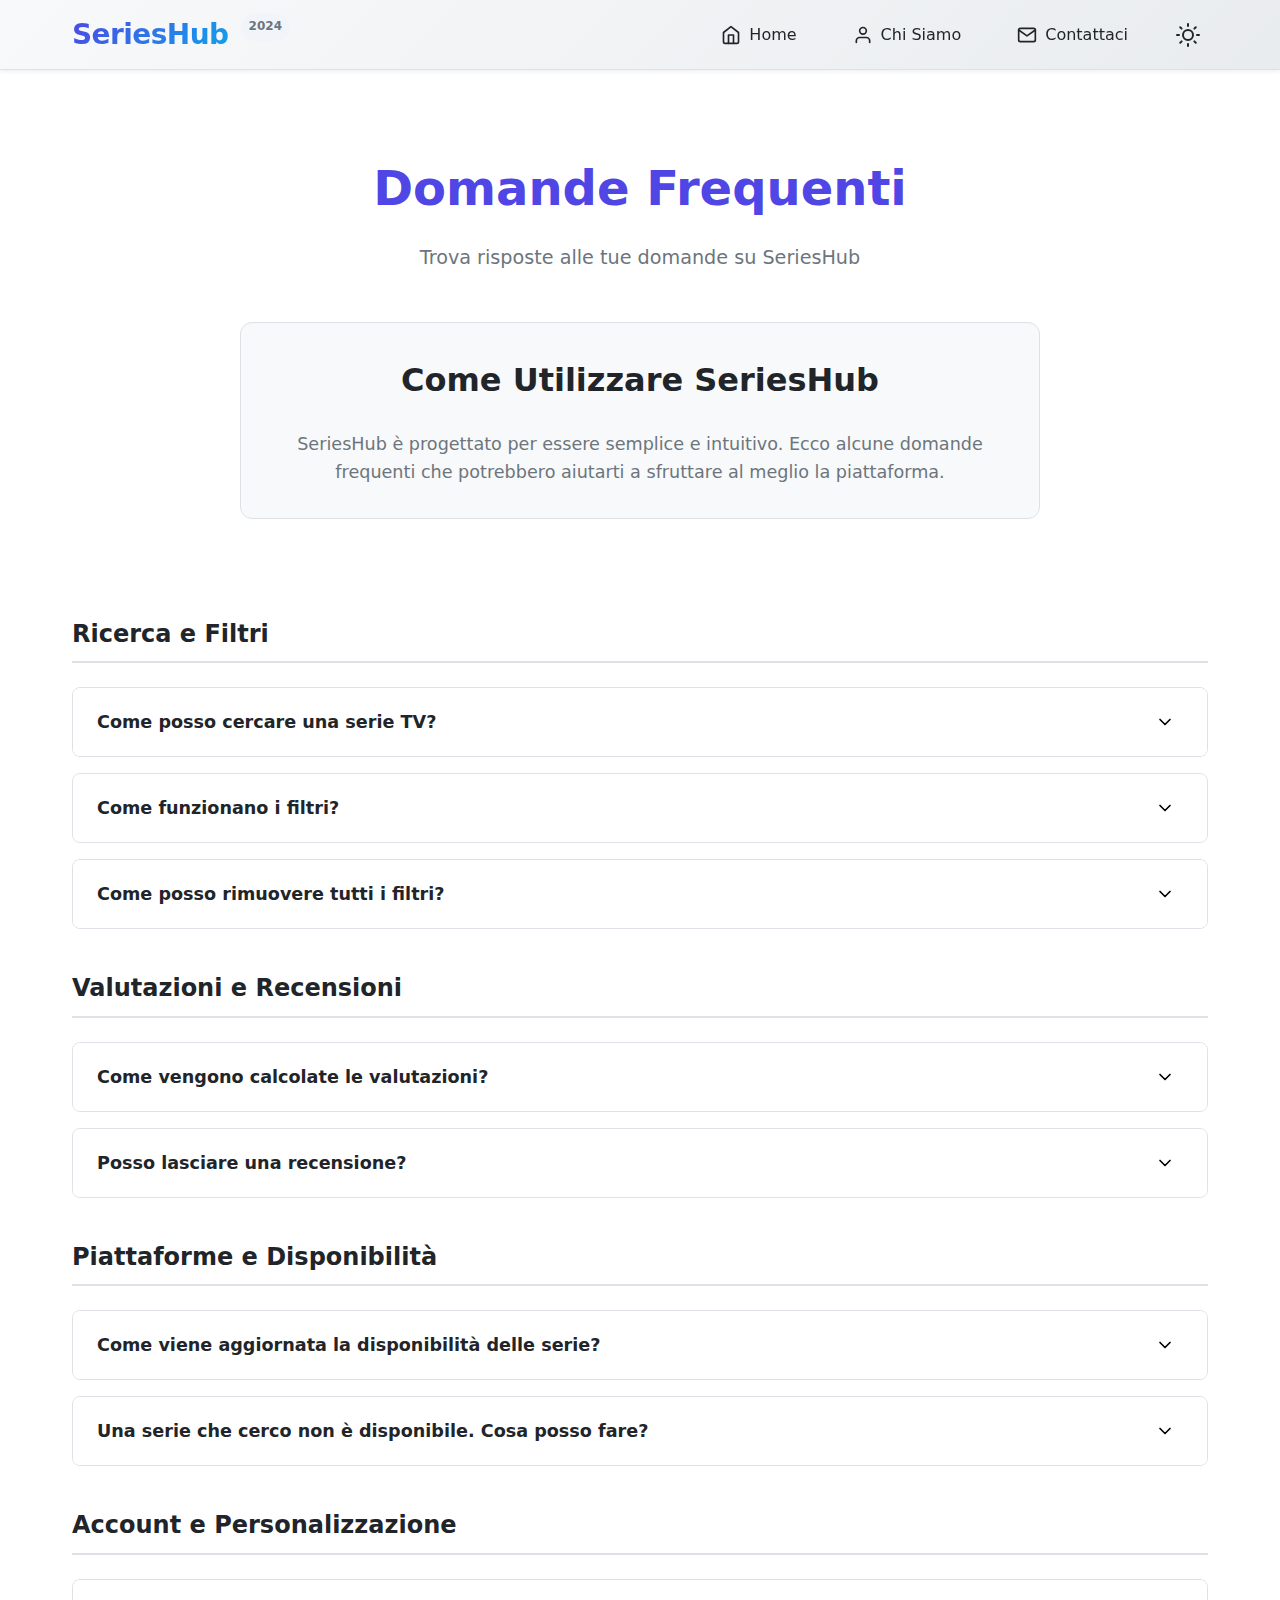
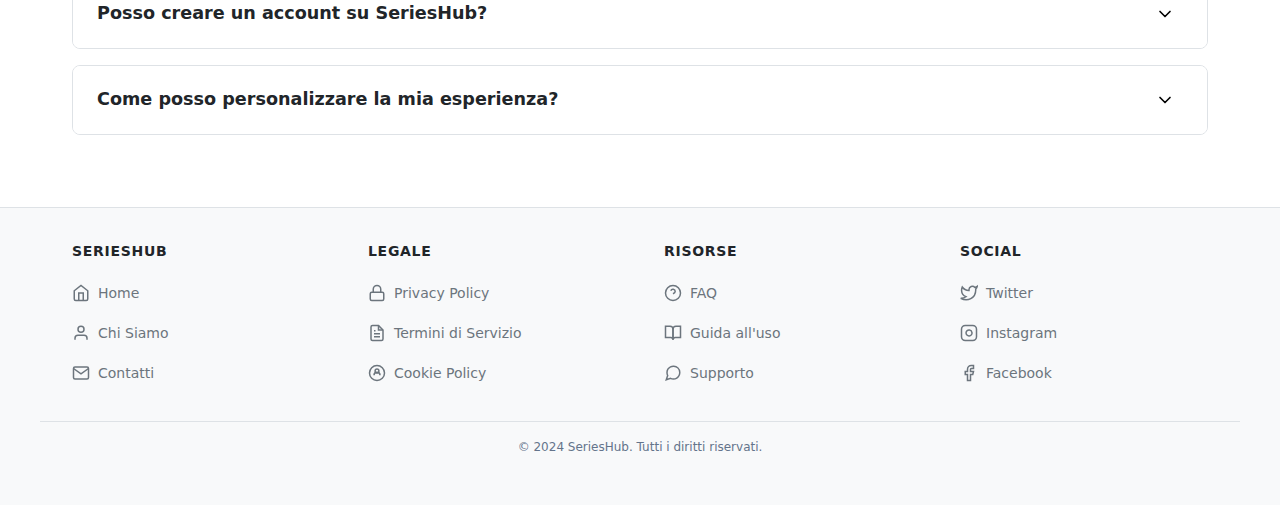
<file: faq.html>
<!DOCTYPE html>
<html lang="it" data-theme="light">
<head>
    <meta charset="UTF-8">
    <meta name="viewport" content="width=device-width, initial-scale=1.0">
    <meta name="description" content="Domande frequenti su SeriesHub - Trova risposte alle tue domande">
    <title>FAQ - SeriesHub</title>
    <link rel="icon" href="assets/images/favicon.png" type="image/png">
    <link rel="apple-touch-icon" href="assets/images/apple-touch-icon.png">
    <link rel="stylesheet" href="assets/css/style.css">
</head>
<body>
    <header class="header">
        <div class="container header-container">
            <div class="header-left">
                <a href="index.html" class="logo">
                    <span class="logo-text">SeriesHub</span>
                    <span class="logo-badge">2024</span>
                </a>
            </div>
            <div class="header-right">
                <nav class="header-nav">
                    <a href="index.html" class="nav-link">
                        <svg xmlns="http://www.w3.org/2000/svg" width="24" height="24" viewBox="0 0 24 24" fill="none" stroke="currentColor" stroke-width="2" stroke-linecap="round" stroke-linejoin="round">
                            <path d="M3 9l9-7 9 7v11a2 2 0 0 1-2 2H5a2 2 0 0 1-2-2z"/>
                            <polyline points="9 22 9 12 15 12 15 22"/>
                        </svg>
                        <span>Home</span>
                    </a>
                    <a href="chi-siamo.html" class="nav-link">
                        <svg xmlns="http://www.w3.org/2000/svg" width="24" height="24" viewBox="0 0 24 24" fill="none" stroke="currentColor" stroke-width="2" stroke-linecap="round" stroke-linejoin="round">
                            <path d="M20 21v-2a4 4 0 0 0-4-4H8a4 4 0 0 0-4 4v2"/>
                            <circle cx="12" cy="7" r="4"/>
                        </svg>
                        <span>Chi Siamo</span>
                    </a>
                    <a href="contatti.html" class="nav-link">
                        <svg xmlns="http://www.w3.org/2000/svg" width="24" height="24" viewBox="0 0 24 24" fill="none" stroke="currentColor" stroke-width="2" stroke-linecap="round" stroke-linejoin="round">
                            <path d="M4 4h16c1.1 0 2 .9 2 2v12c0 1.1-.9 2-2 2H4c-1.1 0-2-.9-2-2V6c0-1.1.9-2 2-2z"/>
                            <polyline points="22,6 12,13 2,6"/>
                        </svg>
                        <span>Contattaci</span>
                    </a>
                </nav>
                <button class="theme-toggle" aria-label="Cambia tema">
                    <svg class="theme-toggle-light" xmlns="http://www.w3.org/2000/svg" width="24" height="24" viewBox="0 0 24 24" fill="none" stroke="currentColor" stroke-width="2" stroke-linecap="round" stroke-linejoin="round">
                        <circle cx="12" cy="12" r="5"/>
                        <path d="M12 1v2M12 21v2M4.22 4.22l1.42 1.42M18.36 18.36l1.42 1.42M1 12h2M21 12h2M4.22 19.78l1.42-1.42M18.36 5.64l1.42-1.42"/>
                    </svg>
                    <svg class="theme-toggle-dark" xmlns="http://www.w3.org/2000/svg" width="24" height="24" viewBox="0 0 24 24" fill="none" stroke="currentColor" stroke-width="2" stroke-linecap="round" stroke-linejoin="round">
                        <path d="M12 3a6 6 0 0 0 9 9 9 9 0 1 1-9-9z"/>
                    </svg>
                </button>
            </div>
        </div>
    </header>

    <main class="about-container">
        <section class="about-hero">
            <h1>Domande Frequenti</h1>
            <p class="subtitle">Trova risposte alle tue domande su SeriesHub</p>
        </section>

        <section class="about-content">
            <div class="mission-section">
                <h2>Come Utilizzare SeriesHub</h2>
                <p>SeriesHub è progettato per essere semplice e intuitivo. Ecco alcune domande frequenti che potrebbero aiutarti a sfruttare al meglio la piattaforma.</p>
            </div>

            <div class="faq-section">
                <div class="faq-category">
                    <h3>Ricerca e Filtri</h3>
                    
                    <div class="faq-item">
                        <div class="faq-question">
                            <h4>Come posso cercare una serie TV?</h4>
                            <button class="faq-toggle" aria-label="Espandi risposta">
                                <svg xmlns="http://www.w3.org/2000/svg" width="24" height="24" viewBox="0 0 24 24" fill="none" stroke="currentColor" stroke-width="2" stroke-linecap="round" stroke-linejoin="round"><polyline points="6 9 12 15 18 9"></polyline></svg>
                            </button>
                        </div>
                        <div class="faq-answer">
                            <p>Puoi cercare una serie TV utilizzando la barra di ricerca nella homepage. Inserisci il titolo della serie che stai cercando e premi invio o clicca sull'icona di ricerca. Puoi anche utilizzare i filtri per genere, piattaforma e valutazione per affinare i risultati.</p>
                        </div>
                    </div>
                    
                    <div class="faq-item">
                        <div class="faq-question">
                            <h4>Come funzionano i filtri?</h4>
                            <button class="faq-toggle" aria-label="Espandi risposta">
                                <svg xmlns="http://www.w3.org/2000/svg" width="24" height="24" viewBox="0 0 24 24" fill="none" stroke="currentColor" stroke-width="2" stroke-linecap="round" stroke-linejoin="round"><polyline points="6 9 12 15 18 9"></polyline></svg>
                            </button>
                        </div>
                        <div class="faq-answer">
                            <p>I filtri ti permettono di raffinare la tua ricerca. Puoi filtrare per genere (azione, commedia, dramma, ecc.), piattaforma (Netflix, Prime Video, Disney+, ecc.) e valutazione (da 6+ a 9+). Puoi utilizzare più filtri contemporaneamente per ottenere risultati più precisi.</p>
                        </div>
                    </div>
                    
                    <div class="faq-item">
                        <div class="faq-question">
                            <h4>Come posso rimuovere tutti i filtri?</h4>
                            <button class="faq-toggle" aria-label="Espandi risposta">
                                <svg xmlns="http://www.w3.org/2000/svg" width="24" height="24" viewBox="0 0 24 24" fill="none" stroke="currentColor" stroke-width="2" stroke-linecap="round" stroke-linejoin="round"><polyline points="6 9 12 15 18 9"></polyline></svg>
                            </button>
                        </div>
                        <div class="faq-answer">
                            <p>Per rimuovere tutti i filtri applicati, puoi cliccare sul pulsante "Rimuovi Filtri" che appare quando hai attivo almeno un filtro. Questo ripristinerà la visualizzazione di tutte le serie disponibili.</p>
                        </div>
                    </div>
                </div>
                
                <div class="faq-category">
                    <h3>Valutazioni e Recensioni</h3>
                    
                    <div class="faq-item">
                        <div class="faq-question">
                            <h4>Come vengono calcolate le valutazioni?</h4>
                            <button class="faq-toggle" aria-label="Espandi risposta">
                                <svg xmlns="http://www.w3.org/2000/svg" width="24" height="24" viewBox="0 0 24 24" fill="none" stroke="currentColor" stroke-width="2" stroke-linecap="round" stroke-linejoin="round"><polyline points="6 9 12 15 18 9"></polyline></svg>
                            </button>
                        </div>
                        <div class="faq-answer">
                            <p>Le valutazioni sono basate su recensioni verificate degli utenti e vengono aggiornate regolarmente per garantire informazioni accurate. Consideriamo sia la media delle valutazioni che il numero di recensioni per fornire un punteggio affidabile.</p>
                        </div>
                    </div>
                    
                    <div class="faq-item">
                        <div class="faq-question">
                            <h4>Posso lasciare una recensione?</h4>
                            <button class="faq-toggle" aria-label="Espandi risposta">
                                <svg xmlns="http://www.w3.org/2000/svg" width="24" height="24" viewBox="0 0 24 24" fill="none" stroke="currentColor" stroke-width="2" stroke-linecap="round" stroke-linejoin="round"><polyline points="6 9 12 15 18 9"></polyline></svg>
                            </button>
                        </div>
                        <div class="faq-answer">
                            <p>Attualmente, le recensioni sono gestite dal nostro team di esperti. Stiamo lavorando per implementare un sistema che permetta agli utenti registrati di lasciare le proprie recensioni. Resta sintonizzato per gli aggiornamenti!</p>
                        </div>
                    </div>
                </div>
                
                <div class="faq-category">
                    <h3>Piattaforme e Disponibilità</h3>
                    
                    <div class="faq-item">
                        <div class="faq-question">
                            <h4>Come viene aggiornata la disponibilità delle serie?</h4>
                            <button class="faq-toggle" aria-label="Espandi risposta">
                                <svg xmlns="http://www.w3.org/2000/svg" width="24" height="24" viewBox="0 0 24 24" fill="none" stroke="currentColor" stroke-width="2" stroke-linecap="round" stroke-linejoin="round"><polyline points="6 9 12 15 18 9"></polyline></svg>
                            </button>
                        </div>
                        <div class="faq-answer">
                            <p>Il nostro database viene aggiornato quotidianamente per riflettere le ultime modifiche nelle piattaforme di streaming. Tuttavia, le piattaforme possono modificare la disponibilità dei contenuti senza preavviso, quindi ti consigliamo di verificare sempre direttamente sulla piattaforma.</p>
                        </div>
                    </div>
                    
                    <div class="faq-item">
                        <div class="faq-question">
                            <h4>Una serie che cerco non è disponibile. Cosa posso fare?</h4>
                            <button class="faq-toggle" aria-label="Espandi risposta">
                                <svg xmlns="http://www.w3.org/2000/svg" width="24" height="24" viewBox="0 0 24 24" fill="none" stroke="currentColor" stroke-width="2" stroke-linecap="round" stroke-linejoin="round"><polyline points="6 9 12 15 18 9"></polyline></svg>
                            </button>
                        </div>
                        <div class="faq-answer">
                            <p>Se una serie non è disponibile, puoi utilizzare il form di contatto per suggerirci di aggiungerla al nostro database. Inoltre, puoi esplorare serie simili utilizzando i filtri per genere o cercando direttamente sulla piattaforma di streaming.</p>
                        </div>
                    </div>
                </div>
                
                <div class="faq-category">
                    <h3>Account e Personalizzazione</h3>
                    
                    <div class="faq-item">
                        <div class="faq-question">
                            <h4>Posso creare un account su SeriesHub?</h4>
                            <button class="faq-toggle" aria-label="Espandi risposta">
                                <svg xmlns="http://www.w3.org/2000/svg" width="24" height="24" viewBox="0 0 24 24" fill="none" stroke="currentColor" stroke-width="2" stroke-linecap="round" stroke-linejoin="round"><polyline points="6 9 12 15 18 9"></polyline></svg>
                            </button>
                        </div>
                        <div class="faq-answer">
                            <p>Attualmente, SeriesHub non richiede la creazione di un account per utilizzare le funzionalità di base. Tuttavia, stiamo sviluppando funzionalità premium che saranno disponibili per gli utenti registrati, come liste personalizzate e notifiche per nuove serie.</p>
                        </div>
                    </div>
                    
                    <div class="faq-item">
                        <div class="faq-question">
                            <h4>Come posso personalizzare la mia esperienza?</h4>
                            <button class="faq-toggle" aria-label="Espandi risposta">
                                <svg xmlns="http://www.w3.org/2000/svg" width="24" height="24" viewBox="0 0 24 24" fill="none" stroke="currentColor" stroke-width="2" stroke-linecap="round" stroke-linejoin="round"><polyline points="6 9 12 15 18 9"></polyline></svg>
                            </button>
                        </div>
                        <div class="faq-answer">
                            <p>Puoi personalizzare la tua esperienza utilizzando il toggle del tema (chiaro/scuro) disponibile nell'header del sito. In futuro, implementeremo funzionalità aggiuntive di personalizzazione per gli utenti registrati.</p>
                        </div>
                    </div>
                </div>
            </div>
        </section>
    </main>

    <footer class="footer">
        <div class="footer-content">
            <div class="footer-section">
                <h4>SeriesHub</h4>
                <ul class="footer-links">
                    <li>
                        <a href="/">
                            <svg width="18" height="18" viewBox="0 0 24 24" fill="none" stroke="currentColor" stroke-width="2">
                                <path d="m3 9 9-7 9 7v11a2 2 0 0 1-2 2H5a2 2 0 0 1-2-2z"/>
                                <polyline points="9 22 9 12 15 12 15 22"/>
                            </svg>
                            Home
                        </a>
                    </li>
                    <li>
                        <a href="/chi-siamo.html">
                            <svg width="18" height="18" viewBox="0 0 24 24" fill="none" stroke="currentColor" stroke-width="2">
                                <path d="M20 21v-2a4 4 0 0 0-4-4H8a4 4 0 0 0-4 4v2"/>
                                <circle cx="12" cy="7" r="4"/>
                            </svg>
                            Chi Siamo
                        </a>
                    </li>
                    <li>
                        <a href="/contatti.html">
                            <svg width="18" height="18" viewBox="0 0 24 24" fill="none" stroke="currentColor" stroke-width="2">
                                <path d="M4 4h16c1.1 0 2 .9 2 2v12c0 1.1-.9 2-2 2H4c-1.1 0-2-.9-2-2V6c0-1.1.9-2 2-2z"/>
                                <path d="m22 6-10 7L2 6"/>
                            </svg>
                            Contatti
                        </a>
                    </li>
                </ul>
            </div>
            <div class="footer-section">
                <h4>Legale</h4>
                <ul class="footer-links">
                    <li>
                        <a href="/privacypolicy.html">
                            <svg width="18" height="18" viewBox="0 0 24 24" fill="none" stroke="currentColor" stroke-width="2">
                                <rect x="3" y="11" width="18" height="11" rx="2" ry="2"/>
                                <path d="M7 11V7a5 5 0 0 1 10 0v4"/>
                            </svg>
                            Privacy Policy
                        </a>
                    </li>
                    <li>
                        <a href="/terminicondizioni.html">
                            <svg width="18" height="18" viewBox="0 0 24 24" fill="none" stroke="currentColor" stroke-width="2">
                                <path d="M14 2H6a2 2 0 0 0-2 2v16a2 2 0 0 0 2 2h12a2 2 0 0 0 2-2V8z"/>
                                <path d="M14 2v6h6"/>
                                <path d="M16 13H8"/>
                                <path d="M16 17H8"/>
                                <path d="M10 9H8"/>
                            </svg>
                            Termini di Servizio
                        </a>
                    </li>
                    <li>
                        <a href="/cookiepolicy.html">
                            <svg width="18" height="18" viewBox="0 0 24 24" fill="none" stroke="currentColor" stroke-width="2">
                                <circle cx="12" cy="12" r="10"/>
                                <path d="M14.5 9a2.5 2.5 0 0 0-5 0v.5a2.5 2.5 0 0 0 5 0V9z"/>
                                <path d="M16 15a4 4 0 0 0-8 0"/>
                            </svg>
                            Cookie Policy
                        </a>
                    </li>
                </ul>
            </div>
            <div class="footer-section">
                <h4>Risorse</h4>
                <ul class="footer-links">
                    <li>
                        <a href="/faq.html" class="active">
                            <svg width="18" height="18" viewBox="0 0 24 24" fill="none" stroke="currentColor" stroke-width="2">
                                <circle cx="12" cy="12" r="10"/>
                                <path d="M9.09 9a3 3 0 0 1 5.83 1c0 2-3 3-3 3"/>
                                <line x1="12" y1="17" x2="12.01" y2="17"/>
                            </svg>
                            FAQ
                        </a>
                    </li>
                    <li>
                        <a href="/guida.html">
                            <svg width="18" height="18" viewBox="0 0 24 24" fill="none" stroke="currentColor" stroke-width="2">
                                <path d="M2 3h6a4 4 0 0 1 4 4v14a3 3 0 0 0-3-3H2z"/>
                                <path d="M22 3h-6a4 4 0 0 0-4 4v14a3 3 0 0 1 3-3h7z"/>
                            </svg>
                            Guida all'uso
                        </a>
                    </li>
                    <li>
                        <a href="/contatti.html">
                            <svg width="18" height="18" viewBox="0 0 24 24" fill="none" stroke="currentColor" stroke-width="2">
                                <path d="M21 11.5a8.38 8.38 0 0 1-.9 3.8 8.5 8.5 0 0 1-7.6 4.7 8.38 8.38 0 0 1-3.8-.9L3 21l1.9-5.7a8.38 8.38 0 0 1-.9-3.8 8.5 8.5 0 0 1 4.7-7.6 8.38 8.38 0 0 1 3.8-.9h.5a8.48 8.48 0 0 1 8 8v.5z"/>
                            </svg>
                            Supporto
                        </a>
                    </li>
                </ul>
            </div>
            <div class="footer-section">
                <h4>Social</h4>
                <ul class="footer-links">
                    <li>
                        <a href="https://x.com/th3re4lillusi0n" target="_blank" rel="noopener">
                            <svg width="18" height="18" viewBox="0 0 24 24" fill="none" stroke="currentColor" stroke-width="2">
                                <path d="M23 3a10.9 10.9 0 0 1-3.14 1.53 4.48 4.48 0 0 0-7.86 3v1A10.66 10.66 0 0 1 3 4s-4 9 5 13a11.64 11.64 0 0 1-7 2c9 5 20 0 20-11.5a4.5 4.5 0 0 0-.08-.83A7.72 7.72 0 0 0 23 3z"/>
                            </svg>
                            Twitter
                        </a>
                    </li>
                    <li>
                        <a href="https://www.instagram.com/th3re4l_illusi0n/" target="_blank" rel="noopener">
                            <svg width="18" height="18" viewBox="0 0 24 24" fill="none" stroke="currentColor" stroke-width="2">
                                <rect x="2" y="2" width="20" height="20" rx="5" ry="5"/>
                                <path d="M16 11.37A4 4 0 1 1 12.63 8 4 4 0 0 1 16 11.37z"/>
                                <line x1="17.5" y1="6.5" x2="17.51" y2="6.5"/>
                            </svg>
                            Instagram
                        </a>
                    </li>
                    <li>
                        <a href="https://www.facebook.com/profile.php?id=100082390155359" target="_blank" rel="noopener">
                            <svg width="18" height="18" viewBox="0 0 24 24" fill="none" stroke="currentColor" stroke-width="2">
                                <path d="M18 2h-3a5 5 0 0 0-5 5v3H7v4h3v8h4v-8h3l1-4h-4V7a1 1 0 0 1 1-1h3z"/>
                            </svg>
                            Facebook
                        </a>
                    </li>
                </ul>
            </div>
        </div>
        <div class="footer-bottom">
            <p>&copy; 2024 SeriesHub. Tutti i diritti riservati.</p>
        </div>
    </footer>

    <script>
        // Theme toggle functionality
        const themeToggle = document.querySelector('.theme-toggle');
        const prefersDarkScheme = window.matchMedia('(prefers-color-scheme: dark)');
        
        function setTheme(theme) {
            document.documentElement.setAttribute('data-theme', theme);
            localStorage.setItem('theme', theme);
            updateThemeIcon(theme);
        }
        
        function updateThemeIcon(theme) {
            const lightIcon = document.querySelector('.theme-toggle-light');
            const darkIcon = document.querySelector('.theme-toggle-dark');
            if (theme === 'dark') {
                lightIcon.style.display = 'none';
                darkIcon.style.display = 'block';
            } else {
                lightIcon.style.display = 'block';
                darkIcon.style.display = 'none';
            }
        }
        
        const savedTheme = localStorage.getItem('theme') || (prefersDarkScheme.matches ? 'dark' : 'light');
        setTheme(savedTheme);
        
        themeToggle.addEventListener('click', () => {
            const currentTheme = document.documentElement.getAttribute('data-theme');
            const newTheme = currentTheme === 'dark' ? 'light' : 'dark';
            setTheme(newTheme);
        });

        // FAQ toggle functionality
        document.querySelectorAll('.faq-toggle').forEach(button => {
            button.addEventListener('click', (e) => {
                e.preventDefault();
                e.stopPropagation();
                
                const faqItem = button.closest('.faq-item');
                const answer = faqItem.querySelector('.faq-answer');
                
                // Close other open answers
                document.querySelectorAll('.faq-answer.active').forEach(activeAnswer => {
                    if (activeAnswer !== answer) {
                        activeAnswer.classList.remove('active');
                        const activeButton = activeAnswer.closest('.faq-item').querySelector('.faq-toggle');
                        activeButton.classList.remove('active');
                        activeButton.setAttribute('aria-expanded', 'false');
                        const activeArrow = activeButton.querySelector('svg');
                        if (activeArrow) {
                            activeArrow.style.transform = 'rotate(0)';
                        }
                    }
                });
                
                // Toggle the current answer
                answer.classList.toggle('active');
                button.classList.toggle('active');
                
                // Update ARIA attributes
                const isExpanded = answer.classList.contains('active');
                button.setAttribute('aria-expanded', isExpanded);
                
                // Animate the arrow
                const arrow = button.querySelector('svg');
                if (arrow) {
                    arrow.style.transform = isExpanded ? 'rotate(180deg)' : 'rotate(0)';
                }
            });
        });
        
        // Make the entire question area clickable
        document.querySelectorAll('.faq-question').forEach(question => {
            question.addEventListener('click', (e) => {
                const toggle = question.querySelector('.faq-toggle');
                if (toggle && !e.target.closest('.faq-toggle')) {
                    toggle.click();
                }
            });
        });
    </script>
</body>
</html>
</file>
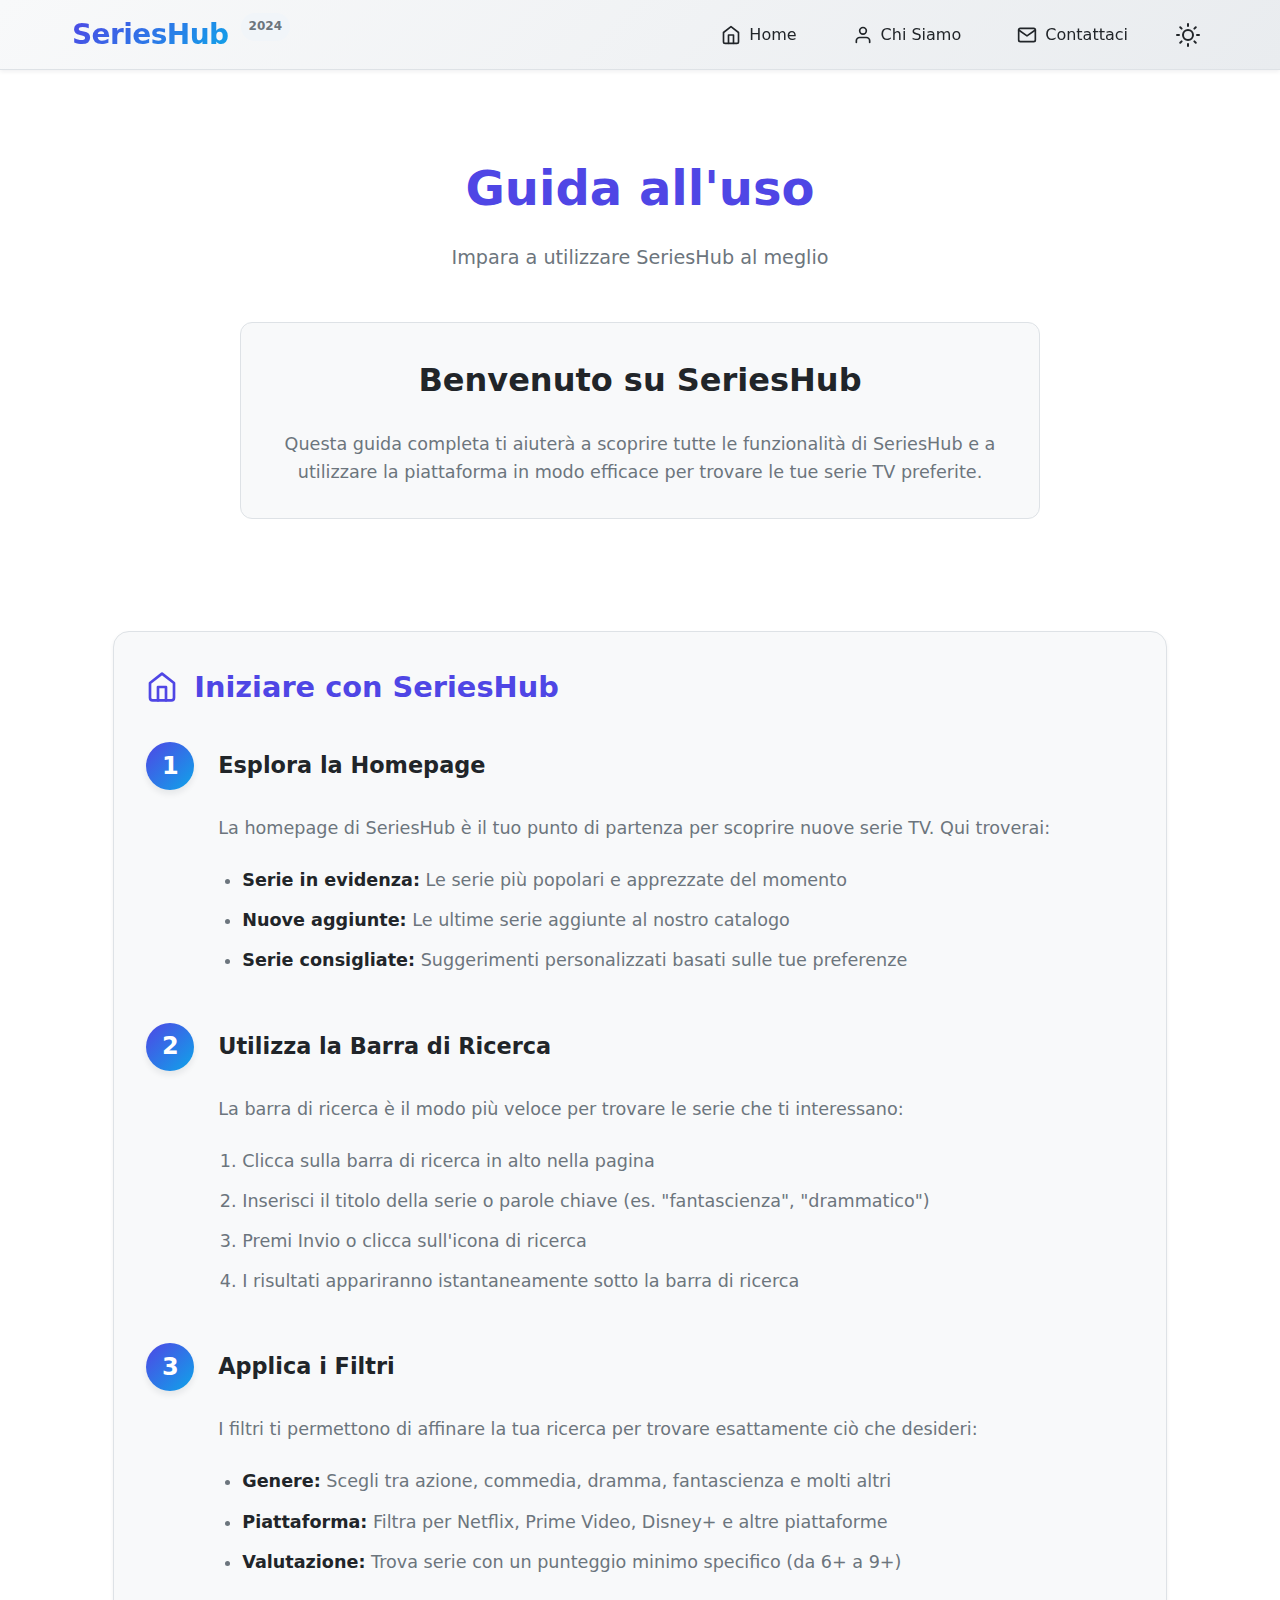
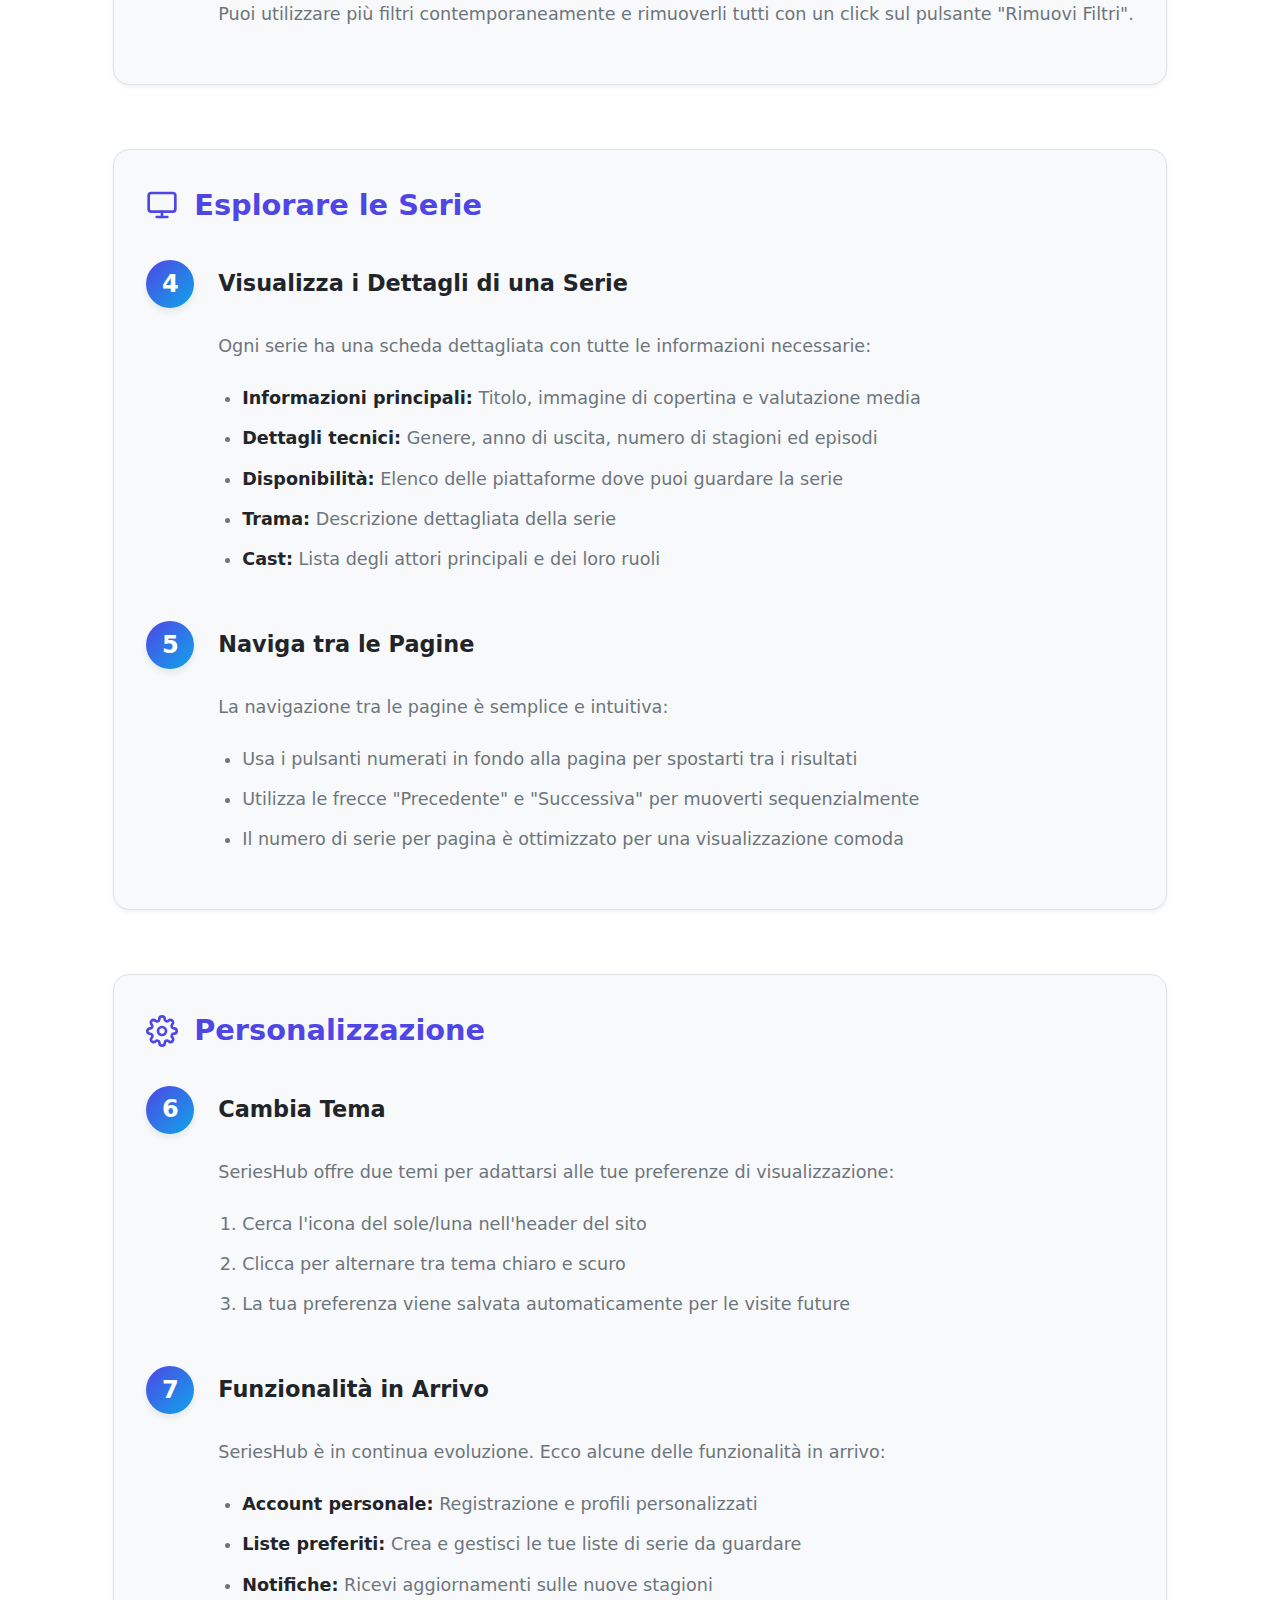
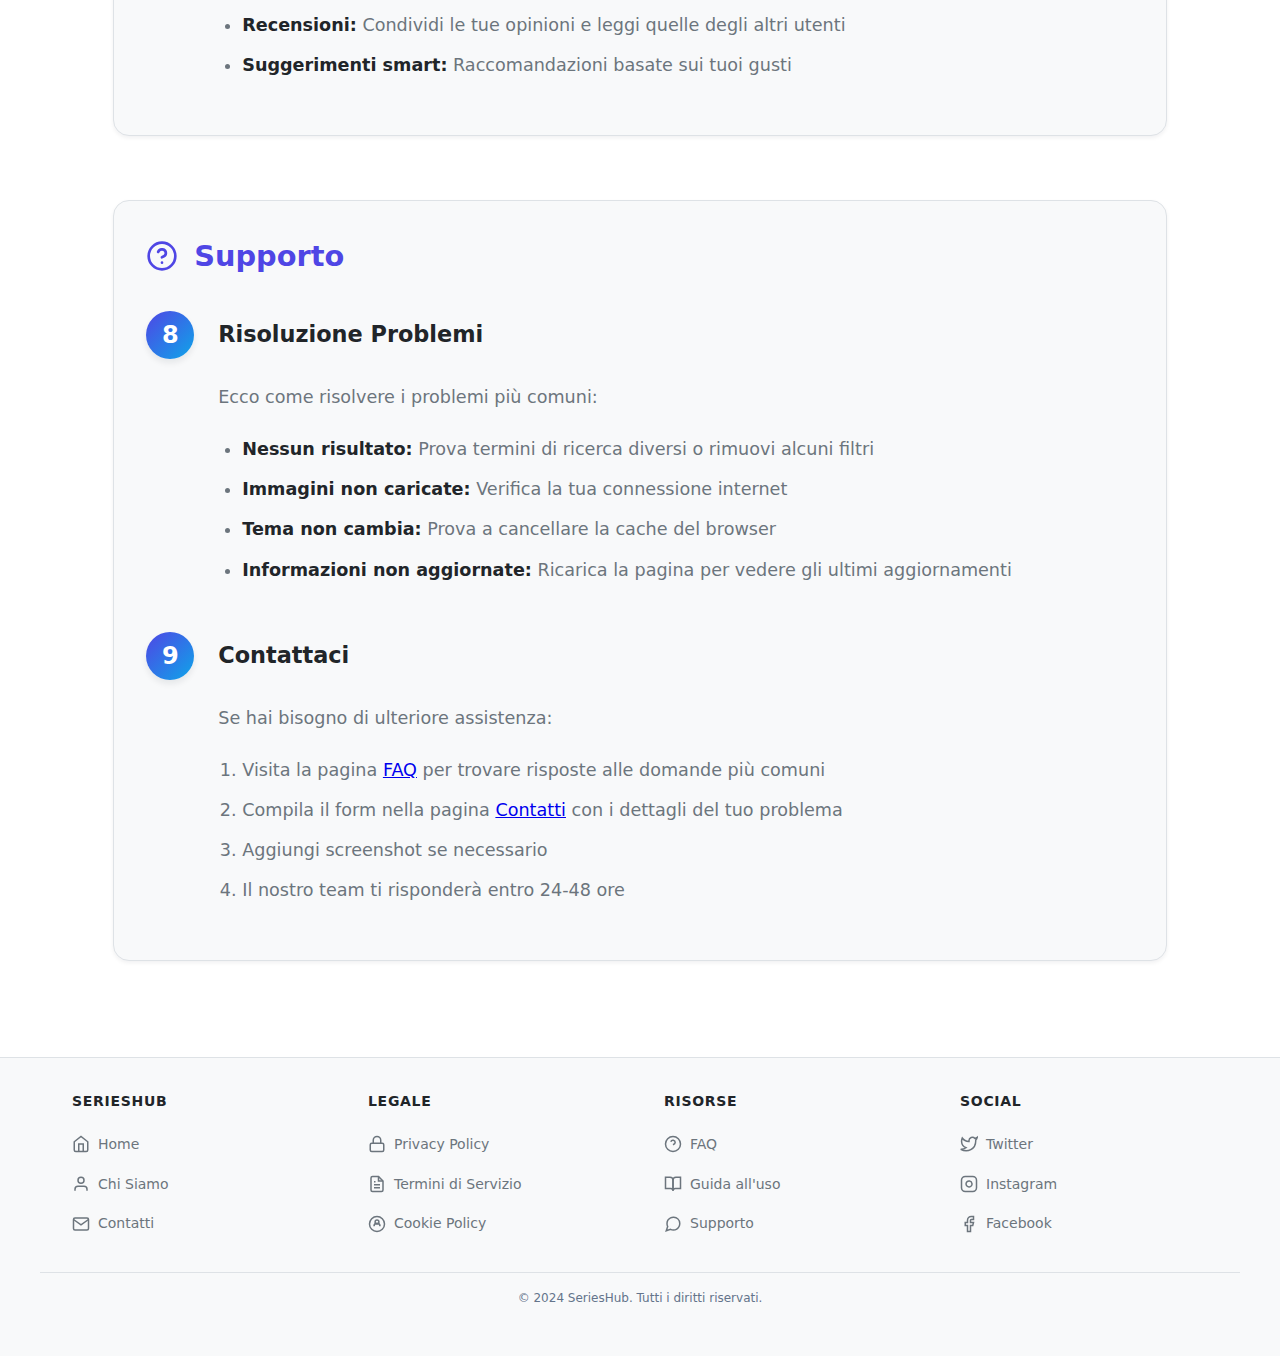
<file: guida.html>
<!DOCTYPE html>
<html lang="it" data-theme="light">
<head>
    <meta charset="UTF-8">
    <meta name="viewport" content="width=device-width, initial-scale=1.0">
    <meta name="description" content="Guida all'uso di SeriesHub - Impara a utilizzare la piattaforma">
    <title>Guida all'uso - SeriesHub</title>
    <link rel="icon" href="assets/images/favicon.png" type="image/png">
    <link rel="apple-touch-icon" href="assets/images/apple-touch-icon.png">
    <link rel="stylesheet" href="assets/css/style.css">
    <style>
      /* Rimuovo gli stili inline poiché ora sono nel file CSS principale */
    </style>
</head>
<body>
    <header class="header">
        <div class="container header-container">
            <div class="header-left">
                <a href="index.html" class="logo">
                    <span class="logo-text">SeriesHub</span>
                    <span class="logo-badge">2024</span>
                </a>
            </div>
            <div class="header-right">
                <nav class="header-nav">
                    <a href="index.html" class="nav-link">
                        <svg xmlns="http://www.w3.org/2000/svg" width="24" height="24" viewBox="0 0 24 24" fill="none" stroke="currentColor" stroke-width="2" stroke-linecap="round" stroke-linejoin="round">
                            <path d="M3 9l9-7 9 7v11a2 2 0 0 1-2 2H5a2 2 0 0 1-2-2z"/>
                            <polyline points="9 22 9 12 15 12 15 22"/>
                        </svg>
                        <span>Home</span>
                    </a>
                    <a href="chi-siamo.html" class="nav-link">
                        <svg xmlns="http://www.w3.org/2000/svg" width="24" height="24" viewBox="0 0 24 24" fill="none" stroke="currentColor" stroke-width="2" stroke-linecap="round" stroke-linejoin="round">
                            <path d="M20 21v-2a4 4 0 0 0-4-4H8a4 4 0 0 0-4 4v2"/>
                            <circle cx="12" cy="7" r="4"/>
                        </svg>
                        <span>Chi Siamo</span>
                    </a>
                    <a href="contatti.html" class="nav-link">
                        <svg xmlns="http://www.w3.org/2000/svg" width="24" height="24" viewBox="0 0 24 24" fill="none" stroke="currentColor" stroke-width="2" stroke-linecap="round" stroke-linejoin="round">
                            <path d="M4 4h16c1.1 0 2 .9 2 2v12c0 1.1-.9 2-2 2H4c-1.1 0-2-.9-2-2V6c0-1.1.9-2 2-2z"/>
                            <polyline points="22,6 12,13 2,6"/>
                        </svg>
                        <span>Contattaci</span>
                    </a>
                </nav>
                <button class="theme-toggle" aria-label="Cambia tema">
                    <svg class="theme-toggle-light" xmlns="http://www.w3.org/2000/svg" width="24" height="24" viewBox="0 0 24 24" fill="none" stroke="currentColor" stroke-width="2" stroke-linecap="round" stroke-linejoin="round">
                        <circle cx="12" cy="12" r="5"/>
                        <path d="M12 1v2M12 21v2M4.22 4.22l1.42 1.42M18.36 18.36l1.42 1.42M1 12h2M21 12h2M4.22 19.78l1.42-1.42M18.36 5.64l1.42-1.42"/>
                    </svg>
                    <svg class="theme-toggle-dark" xmlns="http://www.w3.org/2000/svg" width="24" height="24" viewBox="0 0 24 24" fill="none" stroke="currentColor" stroke-width="2" stroke-linecap="round" stroke-linejoin="round">
                        <path d="M12 3a6 6 0 0 0 9 9 9 9 0 1 1-9-9z"/>
                    </svg>
                </button>
            </div>
        </div>
    </header>

    <main class="about-container">
        <section class="about-hero">
            <h1>Guida all'uso</h1>
            <p class="subtitle">Impara a utilizzare SeriesHub al meglio</p>
        </section>

        <section class="about-content">
            <div class="mission-section">
                <h2>Benvenuto su SeriesHub</h2>
                <p>Questa guida completa ti aiuterà a scoprire tutte le funzionalità di SeriesHub e a utilizzare la piattaforma in modo efficace per trovare le tue serie TV preferite.</p>
            </div>

            <div class="guide-section">
                <div class="guide-category">
                    <h3>
                        <svg xmlns="http://www.w3.org/2000/svg" width="24" height="24" viewBox="0 0 24 24" fill="none" stroke="currentColor" stroke-width="2" stroke-linecap="round" stroke-linejoin="round">
                            <path d="M3 9l9-7 9 7v11a2 2 0 0 1-2 2H5a2 2 0 0 1-2-2z"/>
                            <polyline points="9 22 9 12 15 12 15 22"/>
                        </svg>
                        Iniziare con SeriesHub
                    </h3>
                    
                    <div class="guide-item">
                        <div class="guide-step">
                            <div class="step-number">1</div>
                            <h4>Esplora la Homepage</h4>
                        </div>
                        <div class="guide-content">
                            <p>La homepage di SeriesHub è il tuo punto di partenza per scoprire nuove serie TV. Qui troverai:</p>
                            <ul>
                                <li><strong>Serie in evidenza:</strong> Le serie più popolari e apprezzate del momento</li>
                                <li><strong>Nuove aggiunte:</strong> Le ultime serie aggiunte al nostro catalogo</li>
                                <li><strong>Serie consigliate:</strong> Suggerimenti personalizzati basati sulle tue preferenze</li>
                            </ul>
                        </div>
                    </div>
                    
                    <div class="guide-item">
                        <div class="guide-step">
                            <div class="step-number">2</div>
                            <h4>Utilizza la Barra di Ricerca</h4>
                        </div>
                        <div class="guide-content">
                            <p>La barra di ricerca è il modo più veloce per trovare le serie che ti interessano:</p>
                            <ol>
                                <li>Clicca sulla barra di ricerca in alto nella pagina</li>
                                <li>Inserisci il titolo della serie o parole chiave (es. "fantascienza", "drammatico")</li>
                                <li>Premi Invio o clicca sull'icona di ricerca</li>
                                <li>I risultati appariranno istantaneamente sotto la barra di ricerca</li>
                            </ol>
                        </div>
                    </div>
                    
                    <div class="guide-item">
                        <div class="guide-step">
                            <div class="step-number">3</div>
                            <h4>Applica i Filtri</h4>
                        </div>
                        <div class="guide-content">
                            <p>I filtri ti permettono di affinare la tua ricerca per trovare esattamente ciò che desideri:</p>
                            <ul>
                                <li><strong>Genere:</strong> Scegli tra azione, commedia, dramma, fantascienza e molti altri</li>
                                <li><strong>Piattaforma:</strong> Filtra per Netflix, Prime Video, Disney+ e altre piattaforme</li>
                                <li><strong>Valutazione:</strong> Trova serie con un punteggio minimo specifico (da 6+ a 9+)</li>
                            </ul>
                            <p>Puoi utilizzare più filtri contemporaneamente e rimuoverli tutti con un click sul pulsante "Rimuovi Filtri".</p>
                        </div>
                    </div>
                </div>
                
                <div class="guide-category">
                    <h3>
                        <svg xmlns="http://www.w3.org/2000/svg" width="24" height="24" viewBox="0 0 24 24" fill="none" stroke="currentColor" stroke-width="2" stroke-linecap="round" stroke-linejoin="round">
                            <rect x="2" y="3" width="20" height="14" rx="2" ry="2"/>
                            <line x1="8" y1="21" x2="16" y2="21"/>
                            <line x1="12" y1="17" x2="12" y2="21"/>
                        </svg>
                        Esplorare le Serie
                    </h3>
                    
                    <div class="guide-item">
                        <div class="guide-step">
                            <div class="step-number">4</div>
                            <h4>Visualizza i Dettagli di una Serie</h4>
                        </div>
                        <div class="guide-content">
                            <p>Ogni serie ha una scheda dettagliata con tutte le informazioni necessarie:</p>
                            <ul>
                                <li><strong>Informazioni principali:</strong> Titolo, immagine di copertina e valutazione media</li>
                                <li><strong>Dettagli tecnici:</strong> Genere, anno di uscita, numero di stagioni ed episodi</li>
                                <li><strong>Disponibilità:</strong> Elenco delle piattaforme dove puoi guardare la serie</li>
                                <li><strong>Trama:</strong> Descrizione dettagliata della serie</li>
                                <li><strong>Cast:</strong> Lista degli attori principali e dei loro ruoli</li>
                            </ul>
                        </div>
                    </div>
                    
                    <div class="guide-item">
                        <div class="guide-step">
                            <div class="step-number">5</div>
                            <h4>Naviga tra le Pagine</h4>
                        </div>
                        <div class="guide-content">
                            <p>La navigazione tra le pagine è semplice e intuitiva:</p>
                            <ul>
                                <li>Usa i pulsanti numerati in fondo alla pagina per spostarti tra i risultati</li>
                                <li>Utilizza le frecce "Precedente" e "Successiva" per muoverti sequenzialmente</li>
                                <li>Il numero di serie per pagina è ottimizzato per una visualizzazione comoda</li>
                            </ul>
                        </div>
                    </div>
                </div>
                
                <div class="guide-category">
                    <h3>
                        <svg xmlns="http://www.w3.org/2000/svg" width="24" height="24" viewBox="0 0 24 24" fill="none" stroke="currentColor" stroke-width="2" stroke-linecap="round" stroke-linejoin="round">
                            <circle cx="12" cy="12" r="3"/>
                            <path d="M19.4 15a1.65 1.65 0 0 0 .33 1.82l.06.06a2 2 0 0 1 0 2.83 2 2 0 0 1-2.83 0l-.06-.06a1.65 1.65 0 0 0-1.82-.33 1.65 1.65 0 0 0-1 1.51V21a2 2 0 0 1-2 2 2 2 0 0 1-2-2v-.09A1.65 1.65 0 0 0 9 19.4a1.65 1.65 0 0 0-1.82.33l-.06.06a2 2 0 0 1-2.83 0 2 2 0 0 1 0-2.83l.06-.06a1.65 1.65 0 0 0 .33-1.82 1.65 1.65 0 0 0-1.51-1H3a2 2 0 0 1-2-2 2 2 0 0 1 2-2h.09A1.65 1.65 0 0 0 4.6 9a1.65 1.65 0 0 0-.33-1.82l-.06-.06a2 2 0 0 1 0-2.83 2 2 0 0 1 2.83 0l.06.06a1.65 1.65 0 0 0 1.82.33H9a1.65 1.65 0 0 0 1-1.51V3a2 2 0 0 1 2-2 2 2 0 0 1 2 2v.09a1.65 1.65 0 0 0 1 1.51 1.65 1.65 0 0 0 1.82-.33l.06-.06a2 2 0 0 1 2.83 0 2 2 0 0 1 0 2.83l-.06.06a1.65 1.65 0 0 0-.33 1.82V9a1.65 1.65 0 0 0 1.51 1H21a2 2 0 0 1 2 2 2 2 0 0 1-2 2h-.09a1.65 1.65 0 0 0-1.51 1z"/>
                        </svg>
                        Personalizzazione
                    </h3>
                    
                    <div class="guide-item">
                        <div class="guide-step">
                            <div class="step-number">6</div>
                            <h4>Cambia Tema</h4>
                        </div>
                        <div class="guide-content">
                            <p>SeriesHub offre due temi per adattarsi alle tue preferenze di visualizzazione:</p>
                            <ol>
                                <li>Cerca l'icona del sole/luna nell'header del sito</li>
                                <li>Clicca per alternare tra tema chiaro e scuro</li>
                                <li>La tua preferenza viene salvata automaticamente per le visite future</li>
                            </ol>
                        </div>
                    </div>
                    
                    <div class="guide-item">
                        <div class="guide-step">
                            <div class="step-number">7</div>
                            <h4>Funzionalità in Arrivo</h4>
                        </div>
                        <div class="guide-content">
                            <p>SeriesHub è in continua evoluzione. Ecco alcune delle funzionalità in arrivo:</p>
                            <ul>
                                <li><strong>Account personale:</strong> Registrazione e profili personalizzati</li>
                                <li><strong>Liste preferiti:</strong> Crea e gestisci le tue liste di serie da guardare</li>
                                <li><strong>Notifiche:</strong> Ricevi aggiornamenti sulle nuove stagioni</li>
                                <li><strong>Recensioni:</strong> Condividi le tue opinioni e leggi quelle degli altri utenti</li>
                                <li><strong>Suggerimenti smart:</strong> Raccomandazioni basate sui tuoi gusti</li>
                            </ul>
                        </div>
                    </div>
                </div>
                
                <div class="guide-category">
                    <h3>
                        <svg xmlns="http://www.w3.org/2000/svg" width="24" height="24" viewBox="0 0 24 24" fill="none" stroke="currentColor" stroke-width="2" stroke-linecap="round" stroke-linejoin="round">
                            <circle cx="12" cy="12" r="10"/>
                            <path d="M9.09 9a3 3 0 0 1 5.83 1c0 2-3 3-3 3"/>
                            <line x1="12" y1="17" x2="12.01" y2="17"/>
                        </svg>
                        Supporto
                    </h3>
                    
                    <div class="guide-item">
                        <div class="guide-step">
                            <div class="step-number">8</div>
                            <h4>Risoluzione Problemi</h4>
                        </div>
                        <div class="guide-content">
                            <p>Ecco come risolvere i problemi più comuni:</p>
                            <ul>
                                <li><strong>Nessun risultato:</strong> Prova termini di ricerca diversi o rimuovi alcuni filtri</li>
                                <li><strong>Immagini non caricate:</strong> Verifica la tua connessione internet</li>
                                <li><strong>Tema non cambia:</strong> Prova a cancellare la cache del browser</li>
                                <li><strong>Informazioni non aggiornate:</strong> Ricarica la pagina per vedere gli ultimi aggiornamenti</li>
                            </ul>
                        </div>
                    </div>
                    
                    <div class="guide-item">
                        <div class="guide-step">
                            <div class="step-number">9</div>
                            <h4>Contattaci</h4>
                        </div>
                        <div class="guide-content">
                            <p>Se hai bisogno di ulteriore assistenza:</p>
                            <ol>
                                <li>Visita la pagina <a href="/faq.html">FAQ</a> per trovare risposte alle domande più comuni</li>
                                <li>Compila il form nella pagina <a href="/contatti.html">Contatti</a> con i dettagli del tuo problema</li>
                                <li>Aggiungi screenshot se necessario</li>
                                <li>Il nostro team ti risponderà entro 24-48 ore</li>
                            </ol>
                        </div>
                    </div>
                </div>
            </div>
        </section>
    </main>

    <footer class="footer">
        <div class="footer-content">
            <div class="footer-section">
                <h4>SeriesHub</h4>
                <ul class="footer-links">
                    <li>
                        <a href="/">
                            <svg width="18" height="18" viewBox="0 0 24 24" fill="none" stroke="currentColor" stroke-width="2">
                                <path d="m3 9 9-7 9 7v11a2 2 0 0 1-2 2H5a2 2 0 0 1-2-2z"/>
                                <polyline points="9 22 9 12 15 12 15 22"/>
                            </svg>
                            Home
                        </a>
                    </li>
                    <li>
                        <a href="/chi-siamo.html">
                            <svg width="18" height="18" viewBox="0 0 24 24" fill="none" stroke="currentColor" stroke-width="2">
                                <path d="M20 21v-2a4 4 0 0 0-4-4H8a4 4 0 0 0-4 4v2"/>
                                <circle cx="12" cy="7" r="4"/>
                            </svg>
                            Chi Siamo
                        </a>
                    </li>
                    <li>
                        <a href="/contatti.html">
                            <svg width="18" height="18" viewBox="0 0 24 24" fill="none" stroke="currentColor" stroke-width="2">
                                <path d="M4 4h16c1.1 0 2 .9 2 2v12c0 1.1-.9 2-2 2H4c-1.1 0-2-.9-2-2V6c0-1.1.9-2 2-2z"/>
                                <path d="m22 6-10 7L2 6"/>
                            </svg>
                            Contatti
                        </a>
                    </li>
                </ul>
            </div>
            <div class="footer-section">
                <h4>Legale</h4>
                <ul class="footer-links">
                    <li>
                        <a href="/privacypolicy.html">
                            <svg width="18" height="18" viewBox="0 0 24 24" fill="none" stroke="currentColor" stroke-width="2">
                                <rect x="3" y="11" width="18" height="11" rx="2" ry="2"/>
                                <path d="M7 11V7a5 5 0 0 1 10 0v4"/>
                            </svg>
                            Privacy Policy
                        </a>
                    </li>
                    <li>
                        <a href="/terminicondizioni.html">
                            <svg width="18" height="18" viewBox="0 0 24 24" fill="none" stroke="currentColor" stroke-width="2">
                                <path d="M14 2H6a2 2 0 0 0-2 2v16a2 2 0 0 0 2 2h12a2 2 0 0 0 2-2V8z"/>
                                <path d="M14 2v6h6"/>
                                <path d="M16 13H8"/>
                                <path d="M16 17H8"/>
                                <path d="M10 9H8"/>
                            </svg>
                            Termini di Servizio
                        </a>
                    </li>
                    <li>
                        <a href="/cookiepolicy.html">
                            <svg width="18" height="18" viewBox="0 0 24 24" fill="none" stroke="currentColor" stroke-width="2">
                                <circle cx="12" cy="12" r="10"/>
                                <path d="M14.5 9a2.5 2.5 0 0 0-5 0v.5a2.5 2.5 0 0 0 5 0V9z"/>
                                <path d="M16 15a4 4 0 0 0-8 0"/>
                            </svg>
                            Cookie Policy
                        </a>
                    </li>
                </ul>
            </div>
            <div class="footer-section">
                <h4>Risorse</h4>
                <ul class="footer-links">
                    <li>
                        <a href="/faq.html">
                            <svg width="18" height="18" viewBox="0 0 24 24" fill="none" stroke="currentColor" stroke-width="2">
                                <circle cx="12" cy="12" r="10"/>
                                <path d="M9.09 9a3 3 0 0 1 5.83 1c0 2-3 3-3 3"/>
                                <line x1="12" y1="17" x2="12.01" y2="17"/>
                            </svg>
                            FAQ
                        </a>
                    </li>
                    <li>
                        <a href="/guida.html" class="active">
                            <svg width="18" height="18" viewBox="0 0 24 24" fill="none" stroke="currentColor" stroke-width="2">
                                <path d="M2 3h6a4 4 0 0 1 4 4v14a3 3 0 0 0-3-3H2z"/>
                                <path d="M22 3h-6a4 4 0 0 0-4 4v14a3 3 0 0 1 3-3h7z"/>
                            </svg>
                            Guida all'uso
                        </a>
                    </li>
                    <li>
                        <a href="/contatti.html">
                            <svg width="18" height="18" viewBox="0 0 24 24" fill="none" stroke="currentColor" stroke-width="2">
                                <path d="M21 11.5a8.38 8.38 0 0 1-.9 3.8 8.5 8.5 0 0 1-7.6 4.7 8.38 8.38 0 0 1-3.8-.9L3 21l1.9-5.7a8.38 8.38 0 0 1-.9-3.8 8.5 8.5 0 0 1 4.7-7.6 8.38 8.38 0 0 1 3.8-.9h.5a8.48 8.48 0 0 1 8 8v.5z"/>
                            </svg>
                            Supporto
                        </a>
                    </li>
                </ul>
            </div>
            <div class="footer-section">
                <h4>Social</h4>
                <ul class="footer-links">
                    <li>
                        <a href="https://x.com/th3re4lillusi0n" target="_blank" rel="noopener">
                            <svg width="18" height="18" viewBox="0 0 24 24" fill="none" stroke="currentColor" stroke-width="2">
                                <path d="M23 3a10.9 10.9 0 0 1-3.14 1.53 4.48 4.48 0 0 0-7.86 3v1A10.66 10.66 0 0 1 3 4s-4 9 5 13a11.64 11.64 0 0 1-7 2c9 5 20 0 20-11.5a4.5 4.5 0 0 0-.08-.83A7.72 7.72 0 0 0 23 3z"/>
                            </svg>
                            Twitter
                        </a>
                    </li>
                    <li>
                        <a href="https://www.instagram.com/th3re4l_illusi0n/" target="_blank" rel="noopener">
                            <svg width="18" height="18" viewBox="0 0 24 24" fill="none" stroke="currentColor" stroke-width="2">
                                <rect x="2" y="2" width="20" height="20" rx="5" ry="5"/>
                                <path d="M16 11.37A4 4 0 1 1 12.63 8 4 4 0 0 1 16 11.37z"/>
                                <line x1="17.5" y1="6.5" x2="17.51" y2="6.5"/>
                            </svg>
                            Instagram
                        </a>
                    </li>
                    <li>
                        <a href="https://www.facebook.com/profile.php?id=100082390155359" target="_blank" rel="noopener">
                            <svg width="18" height="18" viewBox="0 0 24 24" fill="none" stroke="currentColor" stroke-width="2">
                                <path d="M18 2h-3a5 5 0 0 0-5 5v3H7v4h3v8h4v-8h3l1-4h-4V7a1 1 0 0 1 1-1h3z"/>
                            </svg>
                            Facebook
                        </a>
                    </li>
                </ul>
            </div>
        </div>
        <div class="footer-bottom">
            <p>&copy; 2024 SeriesHub. Tutti i diritti riservati.</p>
        </div>
    </footer>

    <script>
        // Theme toggle functionality
        const themeToggle = document.querySelector('.theme-toggle');
        const prefersDarkScheme = window.matchMedia('(prefers-color-scheme: dark)');
        
        function setTheme(theme) {
            document.documentElement.setAttribute('data-theme', theme);
            localStorage.setItem('theme', theme);
            updateThemeIcon(theme);
        }
        
        function updateThemeIcon(theme) {
            const lightIcon = document.querySelector('.theme-toggle-light');
            const darkIcon = document.querySelector('.theme-toggle-dark');
            if (theme === 'dark') {
                lightIcon.style.display = 'none';
                darkIcon.style.display = 'block';
            } else {
                lightIcon.style.display = 'block';
                darkIcon.style.display = 'none';
            }
        }
        
        const savedTheme = localStorage.getItem('theme') || (prefersDarkScheme.matches ? 'dark' : 'light');
        setTheme(savedTheme);
        
        themeToggle.addEventListener('click', () => {
            const currentTheme = document.documentElement.getAttribute('data-theme');
            const newTheme = currentTheme === 'dark' ? 'light' : 'dark';
            setTheme(newTheme);
        });
    </script>
</body>
</html>
</file>
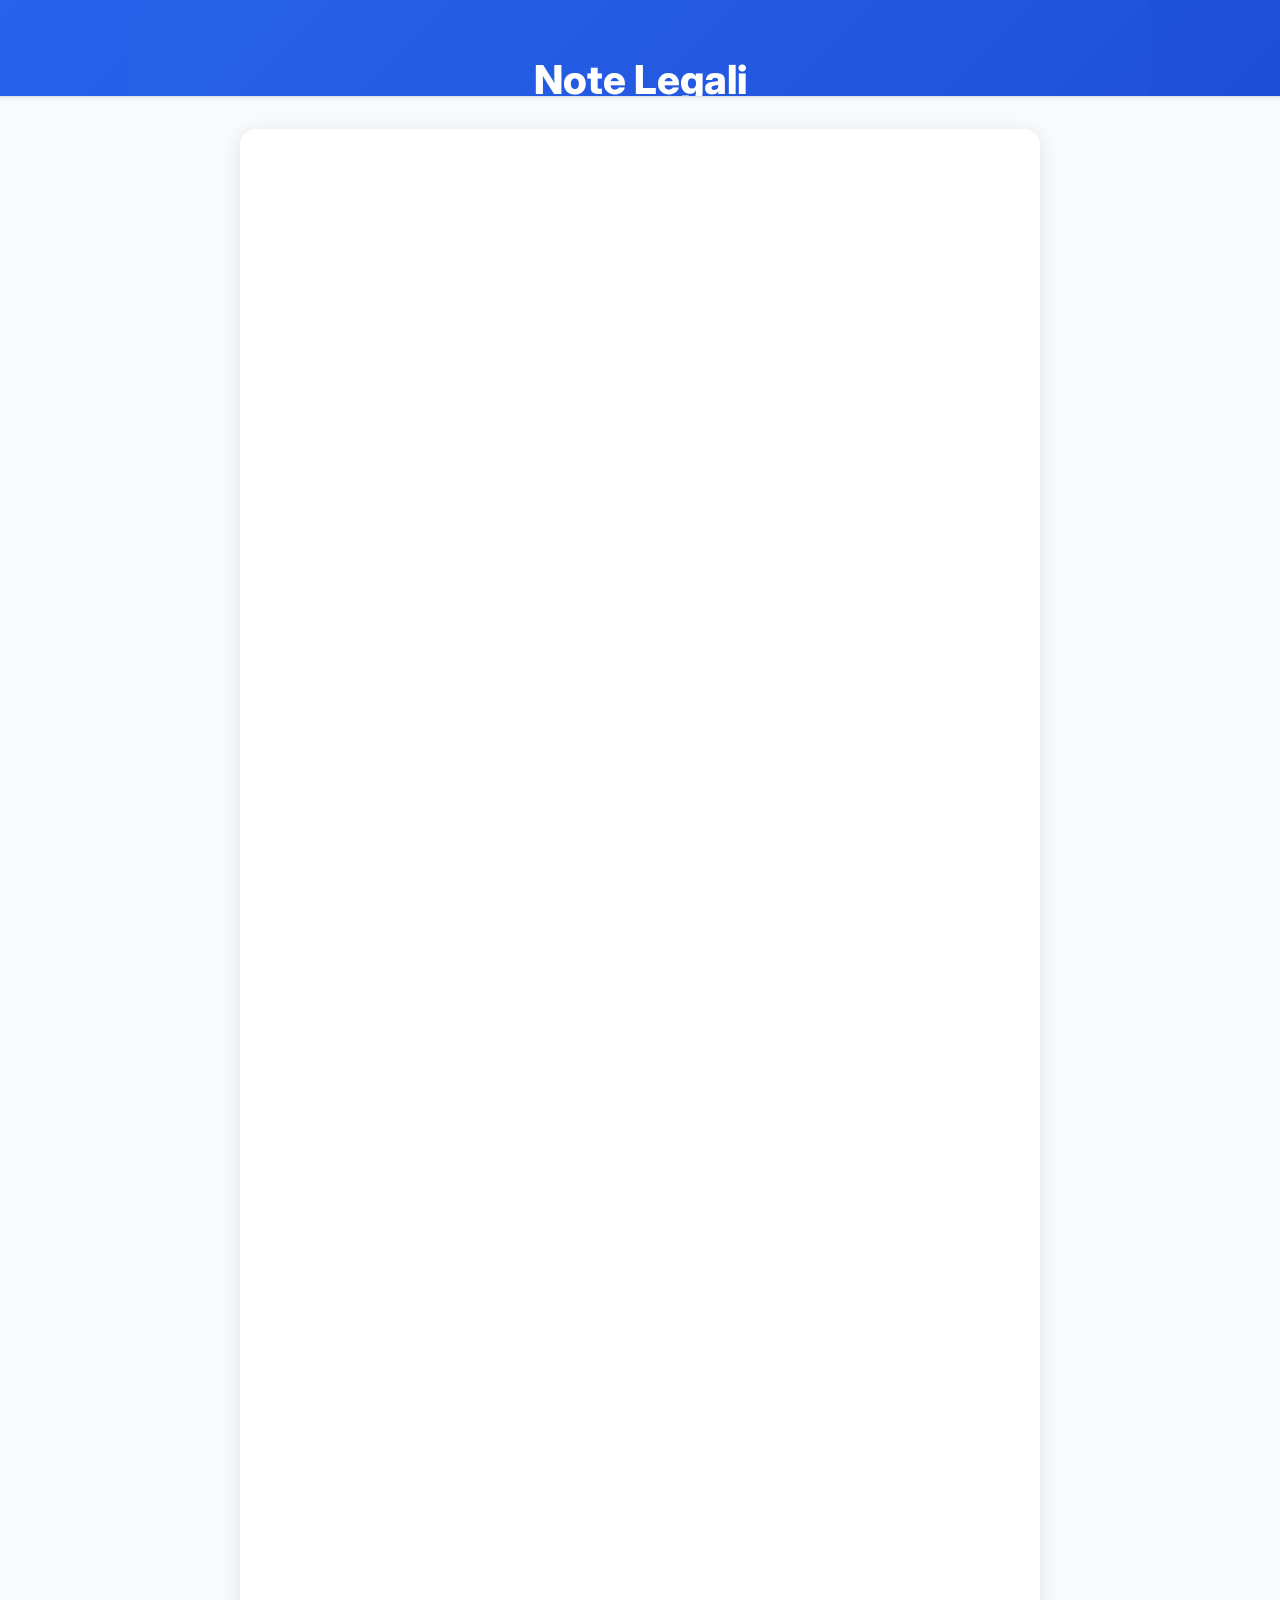
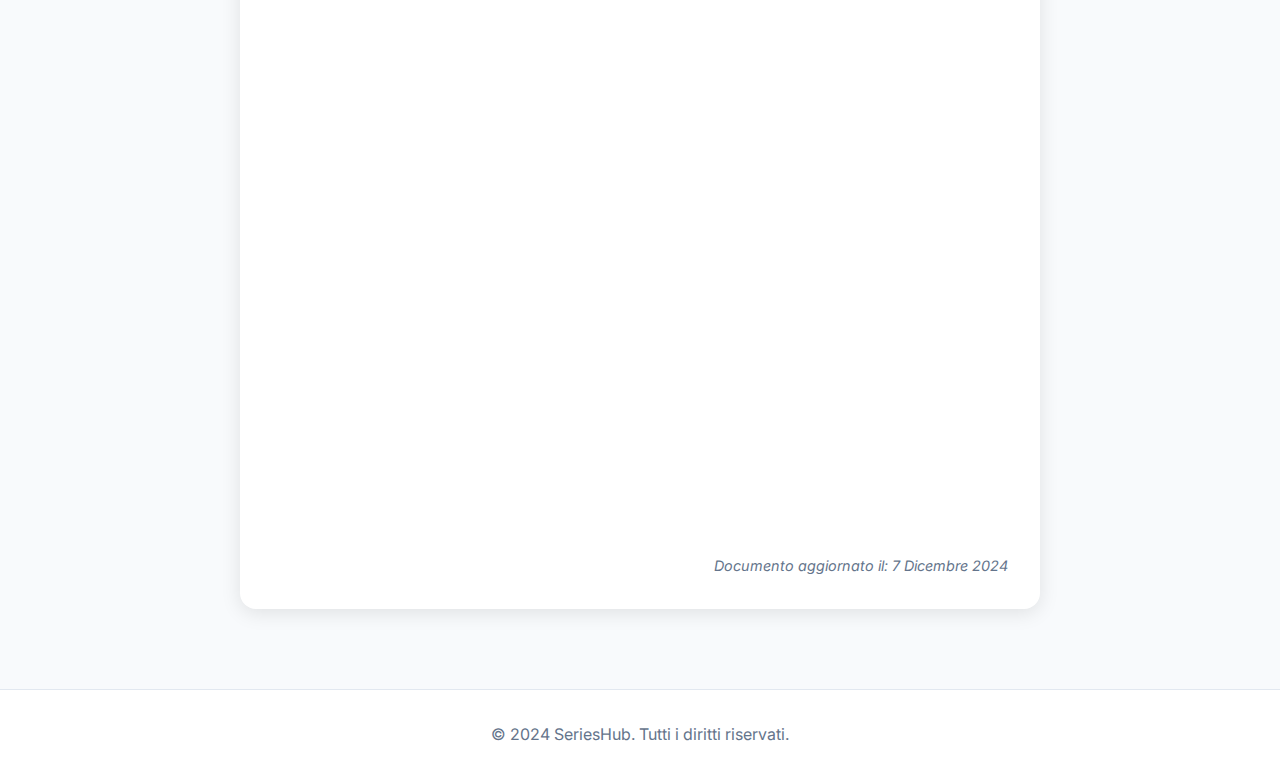
<file: notelegali.html>
<!DOCTYPE html>
<html lang="it">
<head>
    <meta charset="UTF-8">
    <base href=".">
    <meta name="viewport" content="width=device-width, initial-scale=1.0">
    <meta name="description" content="Note legali di SeriesHub - Informazioni importanti sui termini di utilizzo del servizio">
    <title>SeriesHub - Note Legali</title>
    <link rel="icon" href="assets/images/favicon.png" type="image/png">
    <link rel="apple-touch-icon" href="assets/images/apple-touch-icon.png">
    <link rel="stylesheet" href="assets/css/style.css">
    
    <!-- Google Fonts -->
    <link rel="preconnect" href="https://fonts.googleapis.com">
    <link rel="preconnect" href="https://fonts.gstatic.com" crossorigin>
    <link href="https://fonts.googleapis.com/css2?family=Inter:wght@400;500;600;700&display=swap" rel="stylesheet">
    
    <style>
        :root {
            --primary: #2563eb;
            --primary-dark: #1d4ed8;
            --secondary: #10b981;
            --background: #f8fafc;
            --text: #1e293b;
            --text-light: #64748b;
            --card-bg: #ffffff;
            --border: #e2e8f0;
            --shadow: rgba(0, 0, 0, 0.1);
            --radius: 1rem;
            --transition: all 0.3s ease;
        }

        * {
            margin: 0;
            padding: 0;
            box-sizing: border-box;
            font-family: 'Inter', sans-serif;
        }

        body {
            background: var(--background);
            color: var(--text);
            line-height: 1.6;
        }

        .header {
            background: linear-gradient(135deg, var(--primary), var(--primary-dark));
            padding: 3rem 2rem;
            text-align: center;
            position: relative;
            overflow: hidden;
        }

        .header::before {
            content: '';
            position: absolute;
            top: 0;
            left: 0;
            right: 0;
            bottom: 0;
            background: url('data:image/svg+xml,<svg xmlns="http://www.w3.org/2000/svg" viewBox="0 0 100 100"><circle cx="50" cy="50" r="40" fill="rgba(255,255,255,0.1)"/></svg>') center/cover;
            opacity: 0.1;
        }

        .header-content {
            position: relative;
            z-index: 1;
        }

        .header h1 {
            font-size: 2.5rem;
            font-weight: 800;
            color: white;
            margin-bottom: 0.5rem;
        }

        .header p {
            font-size: 1.2rem;
            color: rgba(255, 255, 255, 0.9);
        }

        .container {
            max-width: 800px;
            margin: 2rem auto;
            padding: 2rem;
            background: var(--card-bg);
            border-radius: var(--radius);
            box-shadow: 0 4px 20px var(--shadow);
        }

        .section {
            margin-bottom: 2rem;
            opacity: 0;
            transform: translateY(20px);
            animation: fadeInUp 0.6s ease forwards;
        }

        .section:nth-child(2) { animation-delay: 0.1s; }
        .section:nth-child(3) { animation-delay: 0.2s; }
        .section:nth-child(4) { animation-delay: 0.3s; }
        .section:nth-child(5) { animation-delay: 0.4s; }

        @keyframes fadeInUp {
            to {
                opacity: 1;
                transform: translateY(0);
            }
        }

        .section h2 {
            color: var(--primary);
            font-size: 1.5rem;
            margin-bottom: 1rem;
            padding-bottom: 0.5rem;
            border-bottom: 2px solid var(--secondary);
        }

        .section p {
            color: var(--text);
            margin-bottom: 1rem;
        }

        .section ul {
            list-style: none;
            margin-left: 1rem;
        }

        .section ul li {
            margin-bottom: 0.8rem;
            position: relative;
            padding-left: 1.5rem;
            color: var(--text);
        }

        .section ul li::before {
            content: "•";
            color: var(--secondary);
            position: absolute;
            left: 0;
            font-weight: bold;
        }

        .last-updated {
            text-align: right;
            color: var(--text-light);
            font-style: italic;
            margin-top: 2rem;
            font-size: 0.9rem;
        }

        .footer {
            background: var(--card-bg);
            padding: 2rem;
            text-align: center;
            color: var(--text-light);
            margin-top: 3rem;
            border-top: 1px solid var(--border);
        }

        @media (max-width: 768px) {
            .container {
                margin: 1rem;
                padding: 1.5rem;
            }
            
            .header h1 {
                font-size: 2rem;
            }
            
            .header p {
                font-size: 1rem;
            }

            .section h2 {
                font-size: 1.3rem;
            }
        }
    </style>
</head>
<body>
    <header class="header">
        <div class="header-content">
            <h1>Note Legali</h1>
            <p>Ultimo aggiornamento: 7 Dicembre 2024</p>
        </div>
    </header>

    <div class="container">
        <div class="section">
            <h2>1. Informazioni Societarie</h2>
            <p>SeriesHub è un servizio di aggregazione di informazioni sulle serie TV gestito da:</p>
            <ul>
                <li>SeriesHub S.r.l.</li>
                <li>Sede legale: In fase di definizione</li>
                <li>P.IVA: In fase di definizione</li>
                <li>Email: serieshubitalia@gmail.com</li>
            </ul>
        </div>

        <div class="section">
            <h2>2. Copyright e Proprietà Intellettuale</h2>
            <p>Tutti i contenuti presenti su SeriesHub sono protetti da copyright. In particolare:</p>
            <ul>
                <li>I marchi citati appartengono ai rispettivi proprietari</li>
                <li>Le immagini delle serie TV sono di proprietà delle rispettive case di produzione</li>
                <li>I loghi delle piattaforme streaming sono marchi registrati delle rispettive società</li>
                <li>La struttura e il design del sito sono proprietà di SeriesHub</li>
            </ul>
        </div>

        <div class="section">
            <h2>3. Limitazione di Responsabilità</h2>
            <p>SeriesHub si impegna a fornire informazioni accurate, ma:</p>
            <ul>
                <li>Non garantisce l'assoluta precisione dei dati mostrati</li>
                <li>Non è responsabile per eventuali modifiche alla disponibilità dei contenuti</li>
                <li>Non risponde di problemi tecnici delle piattaforme di streaming</li>
                <li>Non è responsabile per contenuti di siti terzi collegati</li>
            </ul>
        </div>

        <div class="section">
            <h2>4. Utilizzo dei Contenuti</h2>
            <p>Gli utenti possono:</p>
            <ul>
                <li>Consultare liberamente le informazioni per uso personale</li>
                <li>Condividere i link alle pagine del sito</li>
                <li>Citare brevi estratti, citando la fonte</li>
            </ul>
            <p>È vietato:</p>
            <ul>
                <li>Copiare o riprodurre i contenuti senza autorizzazione</li>
                <li>Utilizzare sistemi automatizzati di scraping</li>
                <li>Modificare o alterare le informazioni presenti</li>
            </ul>
        </div>

        <div class="section">
            <h2>5. Privacy e Dati Personali</h2>
            <p>Il trattamento dei dati personali è regolato da:</p>
            <ul>
                <li>GDPR (Regolamento UE 2016/679)</li>
                <li>D.Lgs. 196/2003 (Codice Privacy)</li>
                <li>Cookie Policy del sito</li>
                <li>Privacy Policy del sito</li>
            </ul>
        </div>

        <div class="section">
            <h2>6. Modifiche e Aggiornamenti</h2>
            <p>SeriesHub si riserva il diritto di:</p>
            <ul>
                <li>Modificare queste note legali in qualsiasi momento</li>
                <li>Aggiornare i contenuti e i servizi offerti</li>
                <li>Sospendere o terminare il servizio senza preavviso</li>
            </ul>
        </div>

        <div class="section">
            <h2>7. Foro Competente</h2>
            <p>Per qualsiasi controversia relativa all'utilizzo del servizio:</p>
            <ul>
                <li>Il foro competente è quello di Milano</li>
                <li>Si applica la legge italiana</li>
                <li>È possibile tentare una risoluzione amichevole prima di procedere legalmente</li>
            </ul>
        </div>

        <div class="last-updated">
            Documento aggiornato il: 7 Dicembre 2024
        </div>
    </div>

    <footer class="footer">
        © 2024 SeriesHub. Tutti i diritti riservati.
    </footer>
</body>
</html>
</file>
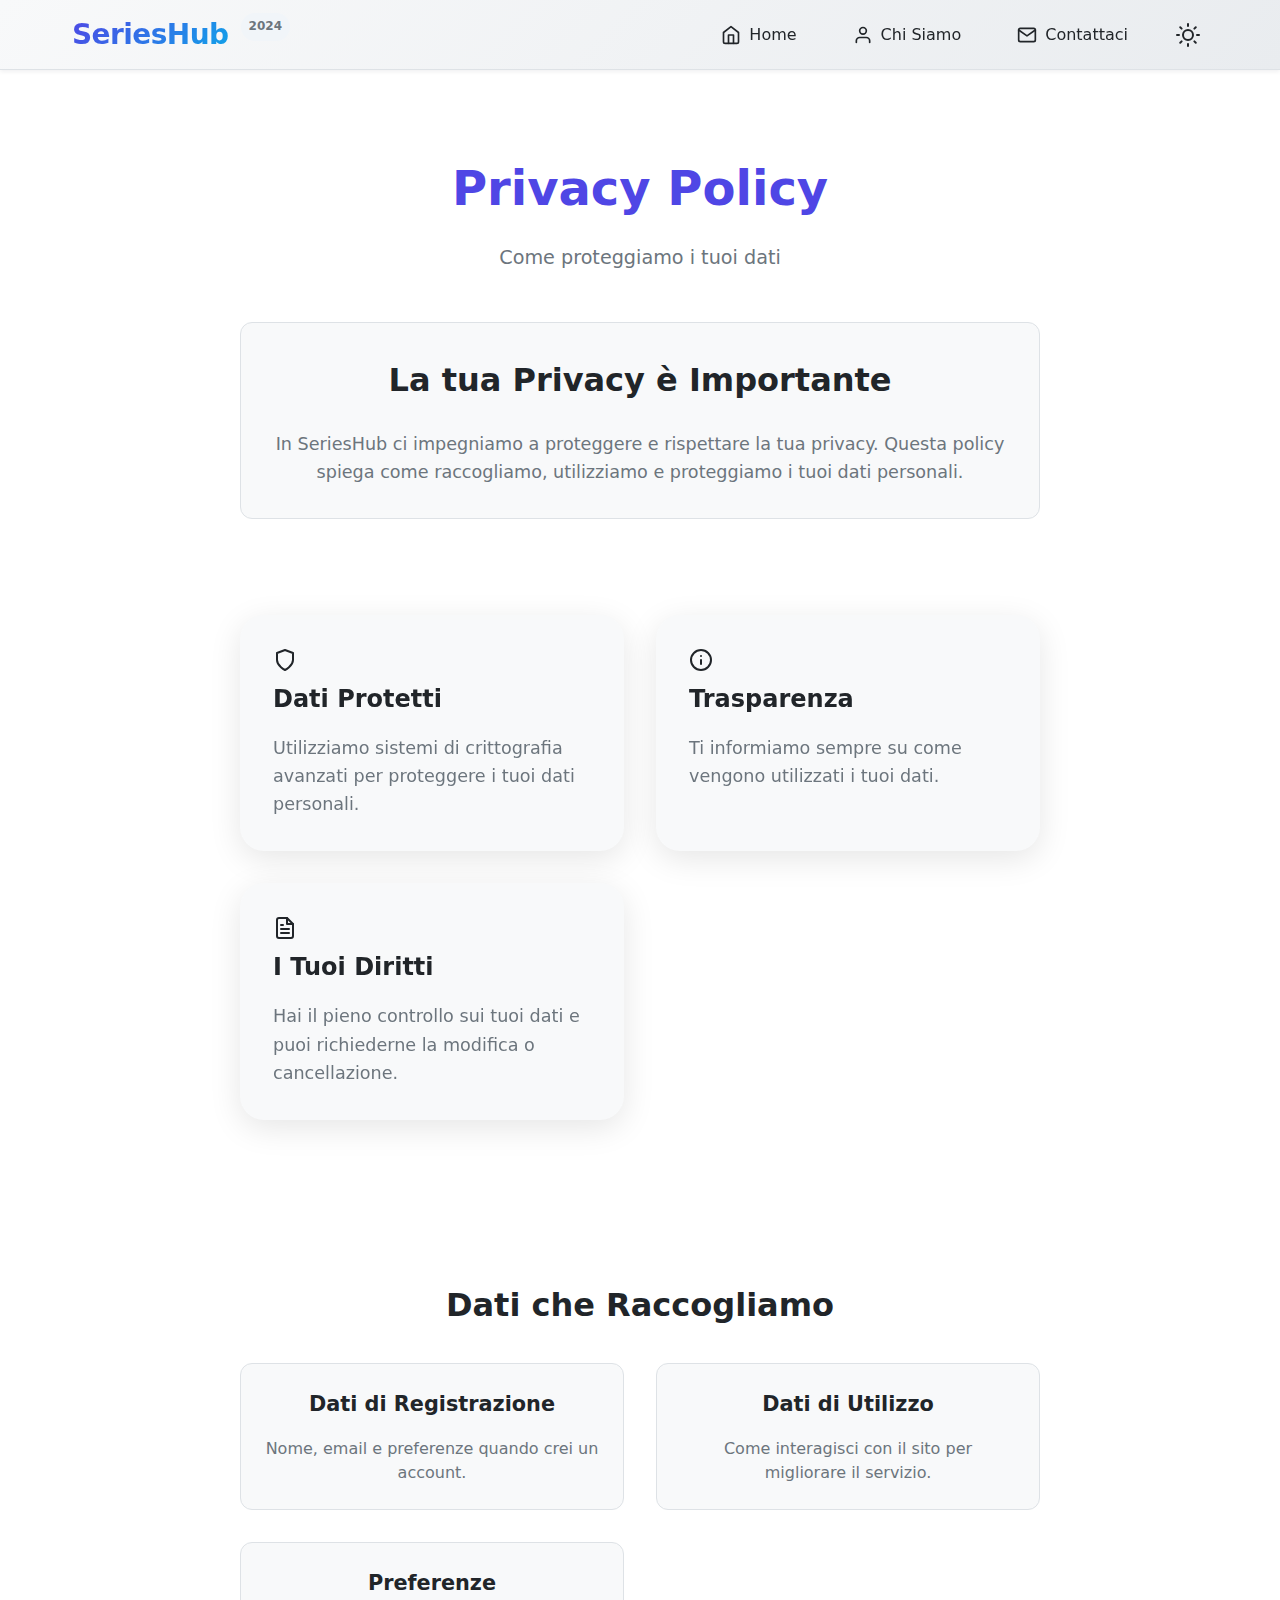
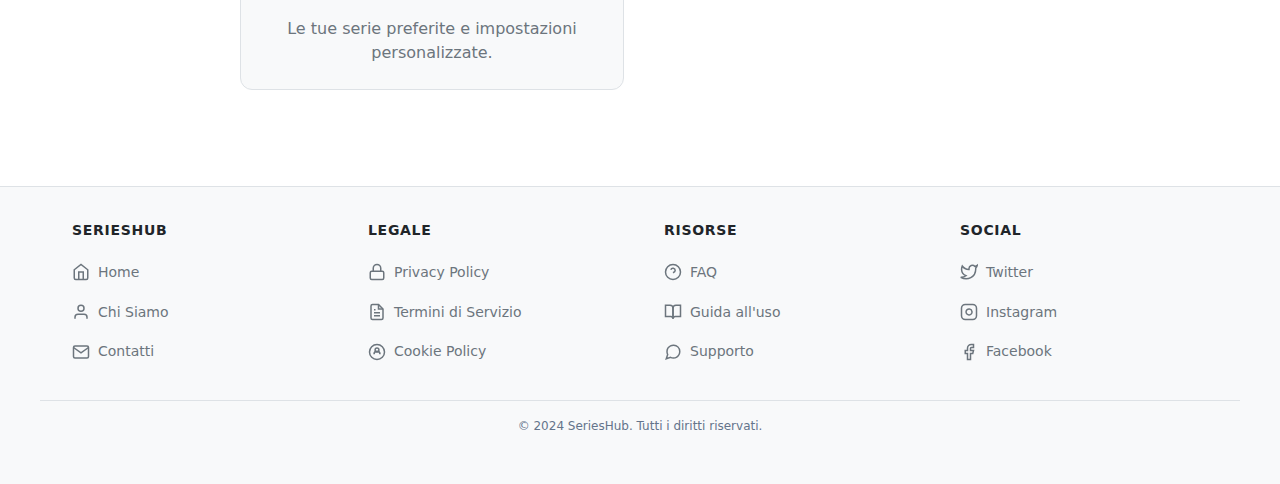
<file: privacypolicy.html>
<!DOCTYPE html>
<html lang="it" data-theme="light">
<head>
    <meta charset="UTF-8">
    <meta name="viewport" content="width=device-width, initial-scale=1.0">
    <meta name="description" content="Privacy Policy di SeriesHub">
    <title>Privacy Policy - SeriesHub</title>
    <link rel="icon" href="assets/images/favicon.png" type="image/png">
    <link rel="apple-touch-icon" href="assets/images/apple-touch-icon.png">
    <link rel="stylesheet" href="assets/css/style.css">
</head>
<body>
    <header class="header">
        <div class="container header-container">
            <div class="header-left">
                <a href="index.html" class="logo">
                    <span class="logo-text">SeriesHub</span>
                    <span class="logo-badge">2024</span>
                </a>
            </div>
            <div class="header-right">
                <nav class="header-nav">
                    <a href="index.html" class="nav-link">
                        <svg xmlns="http://www.w3.org/2000/svg" width="24" height="24" viewBox="0 0 24 24" fill="none" stroke="currentColor" stroke-width="2" stroke-linecap="round" stroke-linejoin="round">
                            <path d="M3 9l9-7 9 7v11a2 2 0 0 1-2 2H5a2 2 0 0 1-2-2z"/>
                            <polyline points="9 22 9 12 15 12 15 22"/>
                        </svg>
                        <span>Home</span>
                    </a>
                    <a href="chi-siamo.html" class="nav-link">
                        <svg xmlns="http://www.w3.org/2000/svg" width="24" height="24" viewBox="0 0 24 24" fill="none" stroke="currentColor" stroke-width="2" stroke-linecap="round" stroke-linejoin="round">
                            <path d="M20 21v-2a4 4 0 0 0-4-4H8a4 4 0 0 0-4 4v2"/>
                            <circle cx="12" cy="7" r="4"/>
                        </svg>
                        <span>Chi Siamo</span>
                    </a>
                    <a href="contatti.html" class="nav-link">
                        <svg xmlns="http://www.w3.org/2000/svg" width="24" height="24" viewBox="0 0 24 24" fill="none" stroke="currentColor" stroke-width="2" stroke-linecap="round" stroke-linejoin="round">
                            <path d="M4 4h16c1.1 0 2 .9 2 2v12c0 1.1-.9 2-2 2H4c-1.1 0-2-.9-2-2V6c0-1.1.9-2 2-2z"/>
                            <polyline points="22,6 12,13 2,6"/>
                        </svg>
                        <span>Contattaci</span>
                    </a>
                </nav>
                <button class="theme-toggle" aria-label="Cambia tema">
                    <svg class="theme-toggle-light" xmlns="http://www.w3.org/2000/svg" width="24" height="24" viewBox="0 0 24 24" fill="none" stroke="currentColor" stroke-width="2" stroke-linecap="round" stroke-linejoin="round">
                        <circle cx="12" cy="12" r="5"/>
                        <path d="M12 1v2M12 21v2M4.22 4.22l1.42 1.42M18.36 18.36l1.42 1.42M1 12h2M21 12h2M4.22 19.78l1.42-1.42M18.36 5.64l1.42-1.42"/>
                    </svg>
                    <svg class="theme-toggle-dark" xmlns="http://www.w3.org/2000/svg" width="24" height="24" viewBox="0 0 24 24" fill="none" stroke="currentColor" stroke-width="2" stroke-linecap="round" stroke-linejoin="round">
                        <path d="M12 3a6 6 0 0 0 9 9 9 9 0 1 1-9-9z"/>
                    </svg>
                </button>
            </div>
        </div>
    </header>

    <main class="about-container">
        <section class="about-hero">
            <h1>Privacy Policy</h1>
            <p class="subtitle">Come proteggiamo i tuoi dati</p>
        </section>

        <section class="about-content">
            <div class="mission-section">
                <h2>La tua Privacy è Importante</h2>
                <p>In SeriesHub ci impegniamo a proteggere e rispettare la tua privacy. Questa policy spiega come raccogliamo, utilizziamo e proteggiamo i tuoi dati personali.</p>
            </div>

            <div class="features-grid">
                <div class="feature-card">
                    <svg xmlns="http://www.w3.org/2000/svg" width="24" height="24" viewBox="0 0 24 24" fill="none" stroke="currentColor" stroke-width="2" stroke-linecap="round" stroke-linejoin="round"><path d="M12 22s8-4 8-10V5l-8-3-8 3v7c0 6 8 10 8 10z"/></svg>
                    <h3>Dati Protetti</h3>
                    <p>Utilizziamo sistemi di crittografia avanzati per proteggere i tuoi dati personali.</p>
                </div>

                <div class="feature-card">
                    <svg xmlns="http://www.w3.org/2000/svg" width="24" height="24" viewBox="0 0 24 24" fill="none" stroke="currentColor" stroke-width="2" stroke-linecap="round" stroke-linejoin="round"><circle cx="12" cy="12" r="10"/><path d="M12 16v-4"/><path d="M12 8h.01"/></svg>
                    <h3>Trasparenza</h3>
                    <p>Ti informiamo sempre su come vengono utilizzati i tuoi dati.</p>
                </div>

                <div class="feature-card">
                    <svg xmlns="http://www.w3.org/2000/svg" width="24" height="24" viewBox="0 0 24 24" fill="none" stroke="currentColor" stroke-width="2" stroke-linecap="round" stroke-linejoin="round"><path d="M14 2H6a2 2 0 0 0-2 2v16a2 2 0 0 0 2 2h12a2 2 0 0 0 2-2V8z"/><path d="M14 2v6h6"/><path d="M16 13H8"/><path d="M16 17H8"/><path d="M10 9H8"/></svg>
                    <h3>I Tuoi Diritti</h3>
                    <p>Hai il pieno controllo sui tuoi dati e puoi richiederne la modifica o cancellazione.</p>
                </div>
            </div>

            <div class="values-section">
                <h2>Dati che Raccogliamo</h2>
                <div class="values-grid">
                    <div class="value-item">
                        <h4>Dati di Registrazione</h4>
                        <p>Nome, email e preferenze quando crei un account.</p>
                    </div>
                    <div class="value-item">
                        <h4>Dati di Utilizzo</h4>
                        <p>Come interagisci con il sito per migliorare il servizio.</p>
                    </div>
                    <div class="value-item">
                        <h4>Preferenze</h4>
                        <p>Le tue serie preferite e impostazioni personalizzate.</p>
                    </div>
                </div>
            </div>
        </section>
    </main>

    <footer class="footer">
        <div class="footer-content">
            <div class="footer-section">
                <h4>SeriesHub</h4>
                <ul class="footer-links">
                    <li>
                        <a href="/">
                            <svg width="18" height="18" viewBox="0 0 24 24" fill="none" stroke="currentColor" stroke-width="2">
                                <path d="m3 9 9-7 9 7v11a2 2 0 0 1-2 2H5a2 2 0 0 1-2-2z"/>
                                <polyline points="9 22 9 12 15 12 15 22"/>
                            </svg>
                            Home
                        </a>
                    </li>
                    <li>
                        <a href="/chi-siamo.html">
                            <svg width="18" height="18" viewBox="0 0 24 24" fill="none" stroke="currentColor" stroke-width="2">
                                <path d="M20 21v-2a4 4 0 0 0-4-4H8a4 4 0 0 0-4 4v2"/>
                                <circle cx="12" cy="7" r="4"/>
                            </svg>
                            Chi Siamo
                        </a>
                    </li>
                    <li>
                        <a href="/contatti.html">
                            <svg width="18" height="18" viewBox="0 0 24 24" fill="none" stroke="currentColor" stroke-width="2">
                                <path d="M4 4h16c1.1 0 2 .9 2 2v12c0 1.1-.9 2-2 2H4c-1.1 0-2-.9-2-2V6c0-1.1.9-2 2-2z"/>
                                <path d="m22 6-10 7L2 6"/>
                            </svg>
                            Contatti
                        </a>
                    </li>
                </ul>
            </div>
            <div class="footer-section">
                <h4>Legale</h4>
                <ul class="footer-links">
                    <li>
                        <a href="/privacypolicy.html" class="active">
                            <svg width="18" height="18" viewBox="0 0 24 24" fill="none" stroke="currentColor" stroke-width="2">
                                <rect x="3" y="11" width="18" height="11" rx="2" ry="2"/>
                                <path d="M7 11V7a5 5 0 0 1 10 0v4"/>
                            </svg>
                            Privacy Policy
                        </a>
                    </li>
                    <li>
                        <a href="/terminicondizioni.html">
                            <svg width="18" height="18" viewBox="0 0 24 24" fill="none" stroke="currentColor" stroke-width="2">
                                <path d="M14 2H6a2 2 0 0 0-2 2v16a2 2 0 0 0 2 2h12a2 2 0 0 0 2-2V8z"/>
                                <path d="M14 2v6h6"/>
                                <path d="M16 13H8"/>
                                <path d="M16 17H8"/>
                                <path d="M10 9H8"/>
                            </svg>
                            Termini di Servizio
                        </a>
                    </li>
                    <li>
                        <a href="/cookiepolicy.html">
                            <svg width="18" height="18" viewBox="0 0 24 24" fill="none" stroke="currentColor" stroke-width="2">
                                <circle cx="12" cy="12" r="10"/>
                                <path d="M14.5 9a2.5 2.5 0 0 0-5 0v.5a2.5 2.5 0 0 0 5 0V9z"/>
                                <path d="M16 15a4 4 0 0 0-8 0"/>
                            </svg>
                            Cookie Policy
                        </a>
                    </li>
                </ul>
            </div>
            <div class="footer-section">
                <h4>Risorse</h4>
                <ul class="footer-links">
                    <li>
                        <a href="/faq.html">
                            <svg width="18" height="18" viewBox="0 0 24 24" fill="none" stroke="currentColor" stroke-width="2">
                                <circle cx="12" cy="12" r="10"/>
                                <path d="M9.09 9a3 3 0 0 1 5.83 1c0 2-3 3-3 3"/>
                                <line x1="12" y1="17" x2="12.01" y2="17"/>
                            </svg>
                            FAQ
                        </a>
                    </li>
                    <li>
                        <a href="/guida.html">
                            <svg width="18" height="18" viewBox="0 0 24 24" fill="none" stroke="currentColor" stroke-width="2">
                                <path d="M2 3h6a4 4 0 0 1 4 4v14a3 3 0 0 0-3-3H2z"/>
                                <path d="M22 3h-6a4 4 0 0 0-4 4v14a3 3 0 0 1 3-3h7z"/>
                            </svg>
                            Guida all'uso
                        </a>
                    </li>
                    <li>
                        <a href="/contatti.html">
                            <svg width="18" height="18" viewBox="0 0 24 24" fill="none" stroke="currentColor" stroke-width="2">
                                <path d="M21 11.5a8.38 8.38 0 0 1-.9 3.8 8.5 8.5 0 0 1-7.6 4.7 8.38 8.38 0 0 1-3.8-.9L3 21l1.9-5.7a8.38 8.38 0 0 1-.9-3.8 8.5 8.5 0 0 1 4.7-7.6 8.38 8.38 0 0 1 3.8-.9h.5a8.48 8.48 0 0 1 8 8v.5z"/>
                            </svg>
                            Supporto
                        </a>
                    </li>
                </ul>
            </div>
            <div class="footer-section">
                <h4>Social</h4>
                <ul class="footer-links">
                    <li>
                        <a href="https://x.com/th3re4lillusi0n" target="_blank" rel="noopener">
                            <svg width="18" height="18" viewBox="0 0 24 24" fill="none" stroke="currentColor" stroke-width="2">
                                <path d="M23 3a10.9 10.9 0 0 1-3.14 1.53 4.48 4.48 0 0 0-7.86 3v1A10.66 10.66 0 0 1 3 4s-4 9 5 13a11.64 11.64 0 0 1-7 2c9 5 20 0 20-11.5a4.5 4.5 0 0 0-.08-.83A7.72 7.72 0 0 0 23 3z"/>
                            </svg>
                            Twitter
                        </a>
                    </li>
                    <li>
                        <a href="https://www.instagram.com/th3re4l_illusi0n/" target="_blank" rel="noopener">
                            <svg width="18" height="18" viewBox="0 0 24 24" fill="none" stroke="currentColor" stroke-width="2">
                                <rect x="2" y="2" width="20" height="20" rx="5" ry="5"/>
                                <path d="M16 11.37A4 4 0 1 1 12.63 8 4 4 0 0 1 16 11.37z"/>
                                <line x1="17.5" y1="6.5" x2="17.51" y2="6.5"/>
                            </svg>
                            Instagram
                        </a>
                    </li>
                    <li>
                        <a href="https://www.facebook.com/profile.php?id=100082390155359" target="_blank" rel="noopener">
                            <svg width="18" height="18" viewBox="0 0 24 24" fill="none" stroke="currentColor" stroke-width="2">
                                <path d="M18 2h-3a5 5 0 0 0-5 5v3H7v4h3v8h4v-8h3l1-4h-4V7a1 1 0 0 1 1-1h3z"/>
                            </svg>
                            Facebook
                        </a>
                    </li>
                </ul>
            </div>
        </div>
        <div class="footer-bottom">
            <p>&copy; 2024 SeriesHub. Tutti i diritti riservati.</p>
        </div>
    </footer>

    <script>
        // Theme toggle functionality
        const themeToggle = document.querySelector('.theme-toggle');
        const prefersDarkScheme = window.matchMedia('(prefers-color-scheme: dark)');
        
        function setTheme(theme) {
            document.documentElement.setAttribute('data-theme', theme);
            localStorage.setItem('theme', theme);
            updateThemeIcon(theme);
        }
        
        function updateThemeIcon(theme) {
            const lightIcon = document.querySelector('.theme-toggle-light');
            const darkIcon = document.querySelector('.theme-toggle-dark');
            if (theme === 'dark') {
                lightIcon.style.display = 'none';
                darkIcon.style.display = 'block';
            } else {
                lightIcon.style.display = 'block';
                darkIcon.style.display = 'none';
            }
        }
        
        const savedTheme = localStorage.getItem('theme') || (prefersDarkScheme.matches ? 'dark' : 'light');
        setTheme(savedTheme);
        
        themeToggle.addEventListener('click', () => {
            const currentTheme = document.documentElement.getAttribute('data-theme');
            const newTheme = currentTheme === 'dark' ? 'light' : 'dark';
            setTheme(newTheme);
        });
    </script>
</body>
</html>
</file>
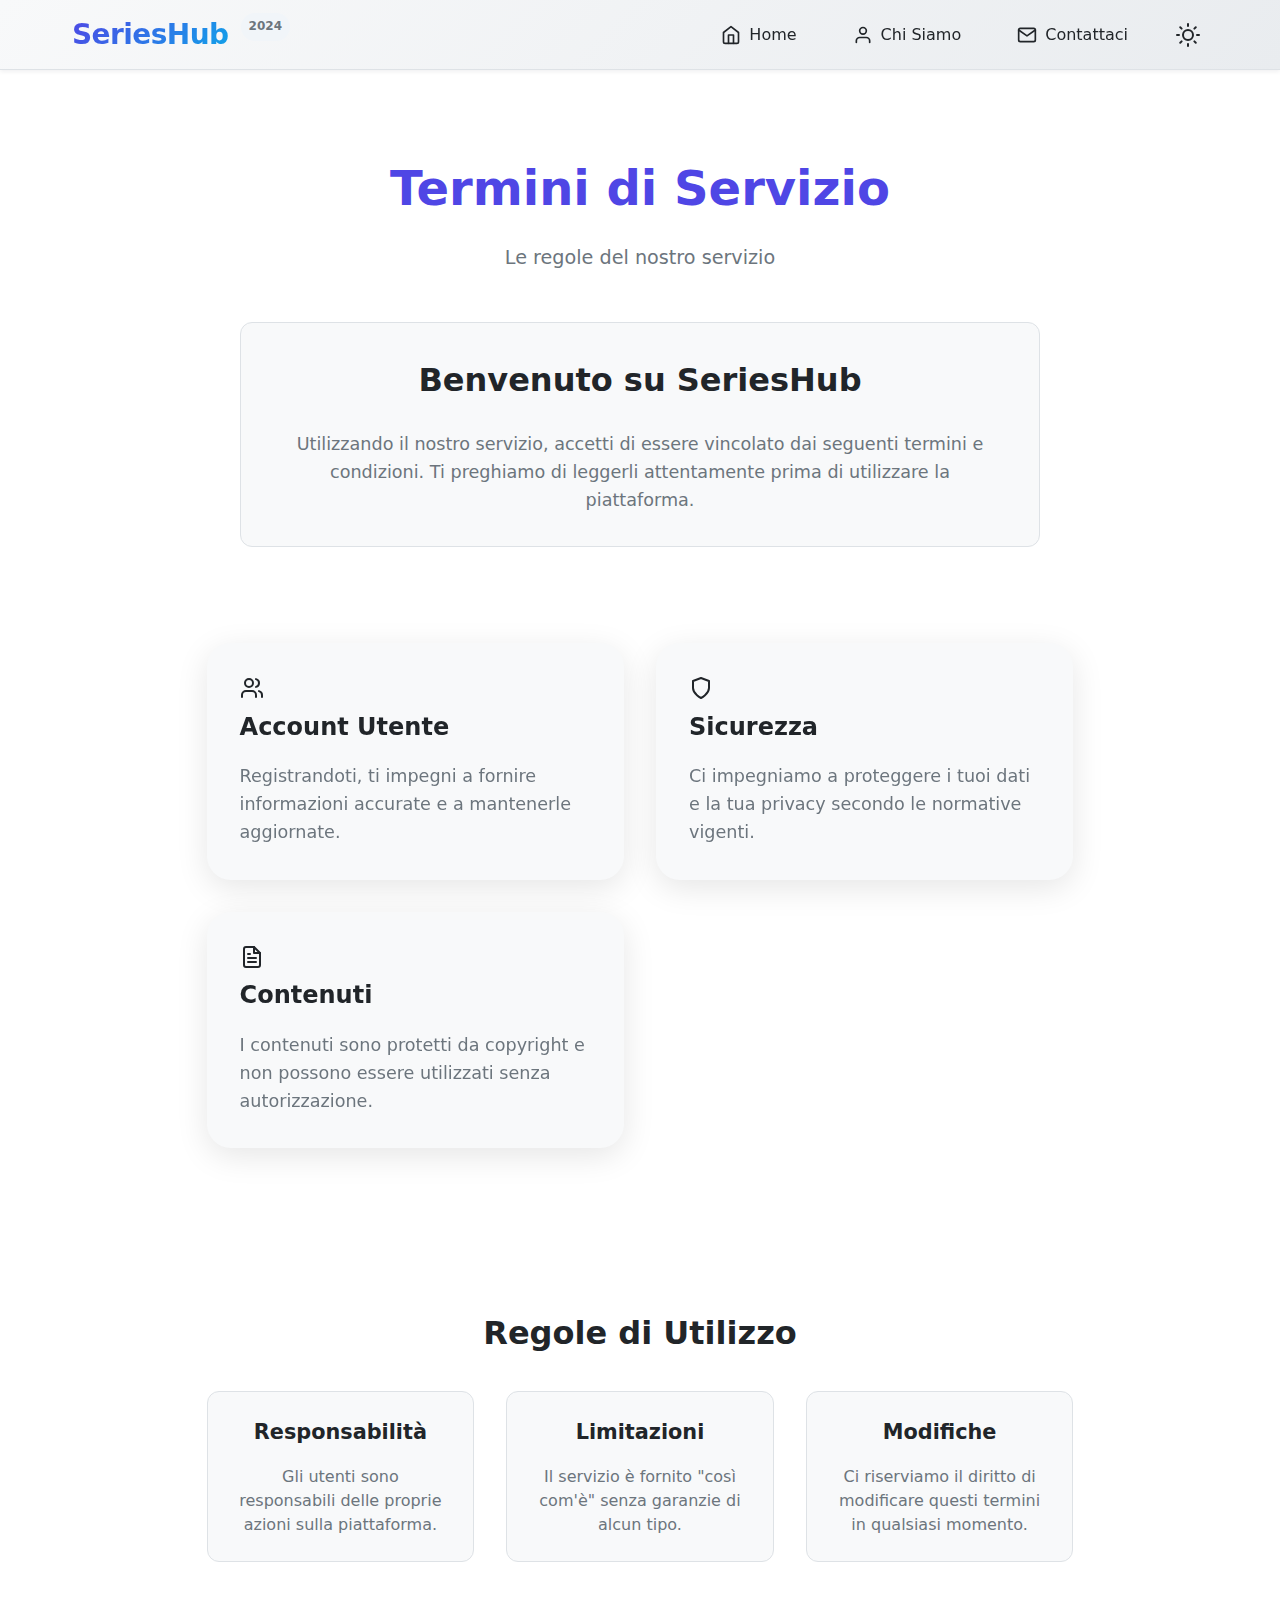
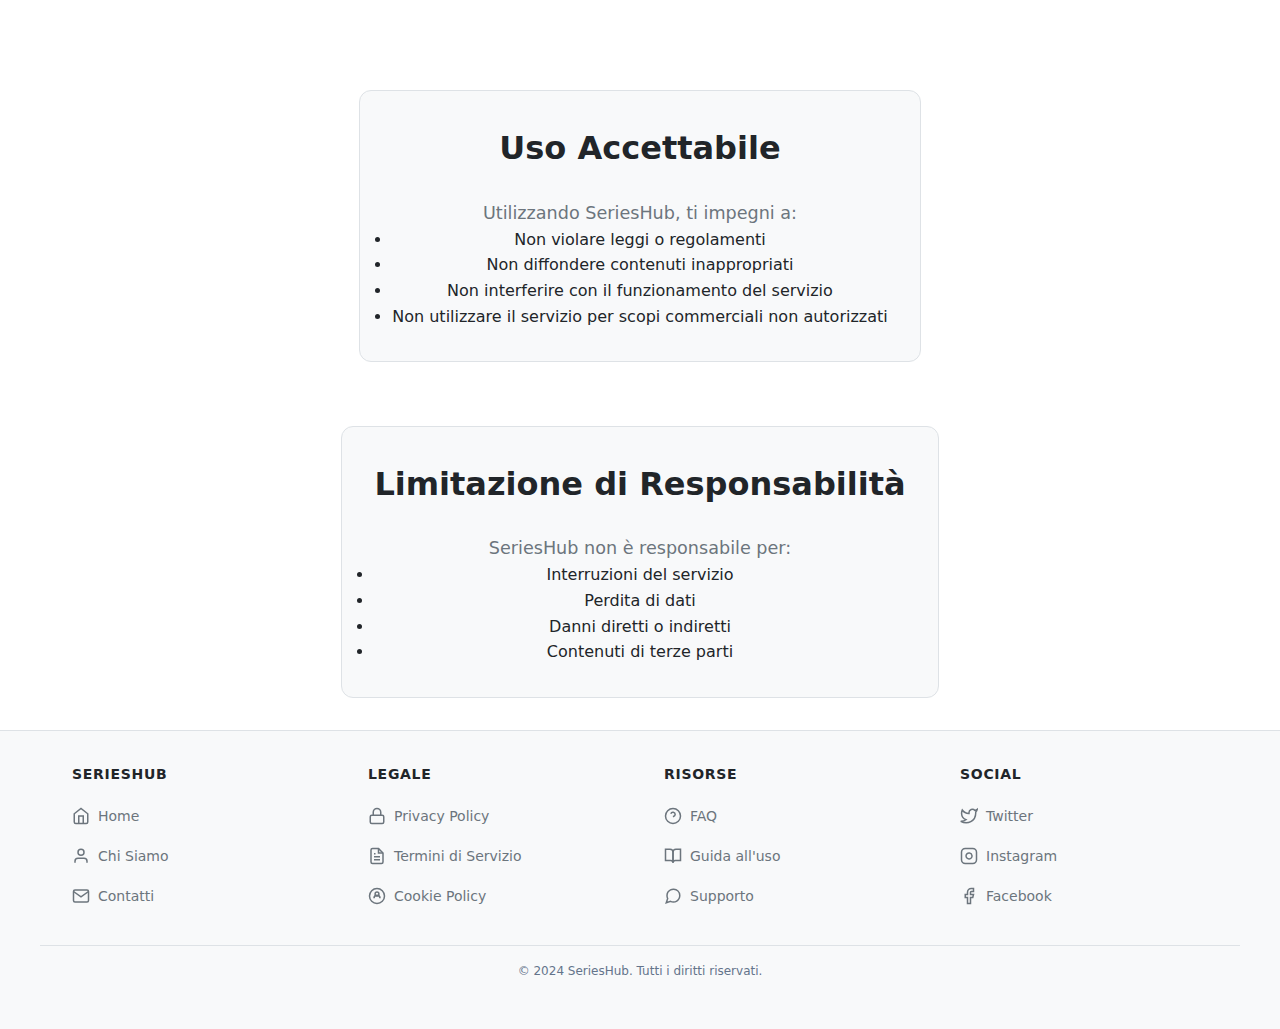
<file: terminicondizioni.html>
<!DOCTYPE html>
<html lang="it" data-theme="light">
<head>
    <meta charset="UTF-8">
    <meta name="viewport" content="width=device-width, initial-scale=1.0">
    <meta name="description" content="Termini e Condizioni di SeriesHub">
    <title>Termini e Condizioni - SeriesHub</title>
    <link rel="icon" href="assets/images/favicon.png" type="image/png">
    <link rel="apple-touch-icon" href="assets/images/apple-touch-icon.png">
    <link rel="stylesheet" href="assets/css/style.css">
</head>
<body>
    <header class="header">
        <div class="container header-container">
            <div class="header-left">
                <a href="index.html" class="logo">
                    <span class="logo-text">SeriesHub</span>
                    <span class="logo-badge">2024</span>
                </a>
            </div>
            <div class="header-right">
                <nav class="header-nav">
                    <a href="index.html" class="nav-link">
                        <svg xmlns="http://www.w3.org/2000/svg" width="24" height="24" viewBox="0 0 24 24" fill="none" stroke="currentColor" stroke-width="2" stroke-linecap="round" stroke-linejoin="round">
                            <path d="M3 9l9-7 9 7v11a2 2 0 0 1-2 2H5a2 2 0 0 1-2-2z"/>
                            <polyline points="9 22 9 12 15 12 15 22"/>
                        </svg>
                        <span>Home</span>
                    </a>
                    <a href="chi-siamo.html" class="nav-link">
                        <svg xmlns="http://www.w3.org/2000/svg" width="24" height="24" viewBox="0 0 24 24" fill="none" stroke="currentColor" stroke-width="2" stroke-linecap="round" stroke-linejoin="round">
                            <path d="M20 21v-2a4 4 0 0 0-4-4H8a4 4 0 0 0-4 4v2"/>
                            <circle cx="12" cy="7" r="4"/>
                        </svg>
                        <span>Chi Siamo</span>
                    </a>
                    <a href="contatti.html" class="nav-link">
                        <svg xmlns="http://www.w3.org/2000/svg" width="24" height="24" viewBox="0 0 24 24" fill="none" stroke="currentColor" stroke-width="2" stroke-linecap="round" stroke-linejoin="round">
                            <path d="M4 4h16c1.1 0 2 .9 2 2v12c0 1.1-.9 2-2 2H4c-1.1 0-2-.9-2-2V6c0-1.1.9-2 2-2z"/>
                            <polyline points="22,6 12,13 2,6"/>
                        </svg>
                        <span>Contattaci</span>
                    </a>
                </nav>
                <button class="theme-toggle" aria-label="Cambia tema">
                    <svg class="theme-toggle-light" xmlns="http://www.w3.org/2000/svg" width="24" height="24" viewBox="0 0 24 24" fill="none" stroke="currentColor" stroke-width="2" stroke-linecap="round" stroke-linejoin="round">
                        <circle cx="12" cy="12" r="5"/>
                        <path d="M12 1v2M12 21v2M4.22 4.22l1.42 1.42M18.36 18.36l1.42 1.42M1 12h2M21 12h2M4.22 19.78l1.42-1.42M18.36 5.64l1.42-1.42"/>
                    </svg>
                    <svg class="theme-toggle-dark" xmlns="http://www.w3.org/2000/svg" width="24" height="24" viewBox="0 0 24 24" fill="none" stroke="currentColor" stroke-width="2" stroke-linecap="round" stroke-linejoin="round">
                        <path d="M12 3a6 6 0 0 0 9 9 9 9 0 1 1-9-9z"/>
                    </svg>
                </button>
            </div>
        </div>
    </header>

    <main class="about-container">
        <section class="about-hero">
            <h1>Termini di Servizio</h1>
            <p class="subtitle">Le regole del nostro servizio</p>
        </section>

        <section class="about-content">
            <div class="mission-section">
                <h2>Benvenuto su SeriesHub</h2>
                <p>Utilizzando il nostro servizio, accetti di essere vincolato dai seguenti termini e condizioni. Ti preghiamo di leggerli attentamente prima di utilizzare la piattaforma.</p>
            </div>

            <div class="features-grid">
                <div class="feature-card">
                    <svg xmlns="http://www.w3.org/2000/svg" width="24" height="24" viewBox="0 0 24 24" fill="none" stroke="currentColor" stroke-width="2" stroke-linecap="round" stroke-linejoin="round"><path d="M16 21v-2a4 4 0 0 0-4-4H6a4 4 0 0 0-4 4v2"/><circle cx="9" cy="7" r="4"/><path d="M22 21v-2a4 4 0 0 0-3-3.87"/><path d="M16 3.13a4 4 0 0 1 0 7.75"/></svg>
                    <h3>Account Utente</h3>
                    <p>Registrandoti, ti impegni a fornire informazioni accurate e a mantenerle aggiornate.</p>
                </div>

                <div class="feature-card">
                    <svg xmlns="http://www.w3.org/2000/svg" width="24" height="24" viewBox="0 0 24 24" fill="none" stroke="currentColor" stroke-width="2" stroke-linecap="round" stroke-linejoin="round"><path d="M12 22s8-4 8-10V5l-8-3-8 3v7c0 6 8 10 8 10z"/></svg>
                    <h3>Sicurezza</h3>
                    <p>Ci impegniamo a proteggere i tuoi dati e la tua privacy secondo le normative vigenti.</p>
                </div>

                <div class="feature-card">
                    <svg xmlns="http://www.w3.org/2000/svg" width="24" height="24" viewBox="0 0 24 24" fill="none" stroke="currentColor" stroke-width="2" stroke-linecap="round" stroke-linejoin="round"><path d="M14 2H6a2 2 0 0 0-2 2v16a2 2 0 0 0 2 2h12a2 2 0 0 0 2-2V8z"/><path d="M14 2v6h6"/><path d="M16 13H8"/><path d="M16 17H8"/><path d="M10 9H8"/></svg>
                    <h3>Contenuti</h3>
                    <p>I contenuti sono protetti da copyright e non possono essere utilizzati senza autorizzazione.</p>
                </div>
            </div>

            <div class="values-section">
                <h2>Regole di Utilizzo</h2>
                <div class="values-grid">
                    <div class="value-item">
                        <h4>Responsabilità</h4>
                        <p>Gli utenti sono responsabili delle proprie azioni sulla piattaforma.</p>
                    </div>
                    <div class="value-item">
                        <h4>Limitazioni</h4>
                        <p>Il servizio è fornito "così com'è" senza garanzie di alcun tipo.</p>
                    </div>
                    <div class="value-item">
                        <h4>Modifiche</h4>
                        <p>Ci riserviamo il diritto di modificare questi termini in qualsiasi momento.</p>
                    </div>
                </div>
            </div>

            <div class="mission-section">
                <h2>Uso Accettabile</h2>
                <p>Utilizzando SeriesHub, ti impegni a:</p>
                <ul>
                    <li>Non violare leggi o regolamenti</li>
                    <li>Non diffondere contenuti inappropriati</li>
                    <li>Non interferire con il funzionamento del servizio</li>
                    <li>Non utilizzare il servizio per scopi commerciali non autorizzati</li>
                </ul>
            </div>

            <div class="mission-section">
                <h2>Limitazione di Responsabilità</h2>
                <p>SeriesHub non è responsabile per:</p>
                <ul>
                    <li>Interruzioni del servizio</li>
                    <li>Perdita di dati</li>
                    <li>Danni diretti o indiretti</li>
                    <li>Contenuti di terze parti</li>
                </ul>
            </div>
        </section>
    </main>

    <footer class="footer">
        <div class="footer-content">
            <div class="footer-section">
                <h4>SeriesHub</h4>
                <ul class="footer-links">
                    <li>
                        <a href="/">
                            <svg width="18" height="18" viewBox="0 0 24 24" fill="none" stroke="currentColor" stroke-width="2">
                                <path d="m3 9 9-7 9 7v11a2 2 0 0 1-2 2H5a2 2 0 0 1-2-2z"/>
                                <polyline points="9 22 9 12 15 12 15 22"/>
                            </svg>
                            Home
                        </a>
                    </li>
                    <li>
                        <a href="/chi-siamo.html">
                            <svg width="18" height="18" viewBox="0 0 24 24" fill="none" stroke="currentColor" stroke-width="2">
                                <path d="M20 21v-2a4 4 0 0 0-4-4H8a4 4 0 0 0-4 4v2"/>
                                <circle cx="12" cy="7" r="4"/>
                            </svg>
                            Chi Siamo
                        </a>
                    </li>
                    <li>
                        <a href="/contatti.html">
                            <svg width="18" height="18" viewBox="0 0 24 24" fill="none" stroke="currentColor" stroke-width="2">
                                <path d="M4 4h16c1.1 0 2 .9 2 2v12c0 1.1-.9 2-2 2H4c-1.1 0-2-.9-2-2V6c0-1.1.9-2 2-2z"/>
                                <path d="m22 6-10 7L2 6"/>
                            </svg>
                            Contatti
                        </a>
                    </li>
                </ul>
            </div>
            <div class="footer-section">
                <h4>Legale</h4>
                <ul class="footer-links">
                    <li>
                        <a href="/privacypolicy.html">
                            <svg width="18" height="18" viewBox="0 0 24 24" fill="none" stroke="currentColor" stroke-width="2">
                                <rect x="3" y="11" width="18" height="11" rx="2" ry="2"/>
                                <path d="M7 11V7a5 5 0 0 1 10 0v4"/>
                            </svg>
                            Privacy Policy
                        </a>
                    </li>
                    <li>
                        <a href="/terminicondizioni.html">
                            <svg width="18" height="18" viewBox="0 0 24 24" fill="none" stroke="currentColor" stroke-width="2">
                                <path d="M14 2H6a2 2 0 0 0-2 2v16a2 2 0 0 0 2 2h12a2 2 0 0 0 2-2V8z"/>
                                <path d="M14 2v6h6"/>
                                <path d="M16 13H8"/>
                                <path d="M16 17H8"/>
                                <path d="M10 9H8"/>
                            </svg>
                            Termini di Servizio
                        </a>
                    </li>
                    <li>
                        <a href="/cookiepolicy.html">
                            <svg width="18" height="18" viewBox="0 0 24 24" fill="none" stroke="currentColor" stroke-width="2">
                                <circle cx="12" cy="12" r="10"/>
                                <path d="M14.5 9a2.5 2.5 0 0 0-5 0v.5a2.5 2.5 0 0 0 5 0V9z"/>
                                <path d="M16 15a4 4 0 0 0-8 0"/>
                            </svg>
                            Cookie Policy
                        </a>
                    </li>
                </ul>
            </div>
            <div class="footer-section">
                <h4>Risorse</h4>
                <ul class="footer-links">
                    <li>
                        <a href="/faq.html">
                            <svg width="18" height="18" viewBox="0 0 24 24" fill="none" stroke="currentColor" stroke-width="2">
                                <circle cx="12" cy="12" r="10"/>
                                <path d="M9.09 9a3 3 0 0 1 5.83 1c0 2-3 3-3 3"/>
                                <line x1="12" y1="17" x2="12.01" y2="17"/>
                            </svg>
                            FAQ
                        </a>
                    </li>
                    <li>
                        <a href="/guida.html">
                            <svg width="18" height="18" viewBox="0 0 24 24" fill="none" stroke="currentColor" stroke-width="2">
                                <path d="M2 3h6a4 4 0 0 1 4 4v14a3 3 0 0 0-3-3H2z"/>
                                <path d="M22 3h-6a4 4 0 0 0-4 4v14a3 3 0 0 1 3-3h7z"/>
                            </svg>
                            Guida all'uso
                        </a>
                    </li>
                    <li>
                        <a href="/contatti.html">
                            <svg width="18" height="18" viewBox="0 0 24 24" fill="none" stroke="currentColor" stroke-width="2">
                                <path d="M21 11.5a8.38 8.38 0 0 1-.9 3.8 8.5 8.5 0 0 1-7.6 4.7 8.38 8.38 0 0 1-3.8-.9L3 21l1.9-5.7a8.38 8.38 0 0 1-.9-3.8 8.5 8.5 0 0 1 4.7-7.6 8.38 8.38 0 0 1 3.8-.9h.5a8.48 8.48 0 0 1 8 8v.5z"/>
                            </svg>
                            Supporto
                        </a>
                    </li>
                </ul>
            </div>
            <div class="footer-section">
                <h4>Social</h4>
                <ul class="footer-links">
                    <li>
                        <a href="https://x.com/th3re4lillusi0n" target="_blank" rel="noopener">
                            <svg width="18" height="18" viewBox="0 0 24 24" fill="none" stroke="currentColor" stroke-width="2">
                                <path d="M23 3a10.9 10.9 0 0 1-3.14 1.53 4.48 4.48 0 0 0-7.86 3v1A10.66 10.66 0 0 1 3 4s-4 9 5 13a11.64 11.64 0 0 1-7 2c9 5 20 0 20-11.5a4.5 4.5 0 0 0-.08-.83A7.72 7.72 0 0 0 23 3z"/>
                            </svg>
                            Twitter
                        </a>
                    </li>
                    <li>
                        <a href="https://www.instagram.com/th3re4l_illusi0n/" target="_blank" rel="noopener">
                            <svg width="18" height="18" viewBox="0 0 24 24" fill="none" stroke="currentColor" stroke-width="2">
                                <rect x="2" y="2" width="20" height="20" rx="5" ry="5"/>
                                <path d="M16 11.37A4 4 0 1 1 12.63 8 4 4 0 0 1 16 11.37z"/>
                                <line x1="17.5" y1="6.5" x2="17.51" y2="6.5"/>
                            </svg>
                            Instagram
                        </a>
                    </li>
                    <li>
                        <a href="https://www.facebook.com/profile.php?id=100082390155359" target="_blank" rel="noopener">
                            <svg width="18" height="18" viewBox="0 0 24 24" fill="none" stroke="currentColor" stroke-width="2">
                                <path d="M18 2h-3a5 5 0 0 0-5 5v3H7v4h3v8h4v-8h3l1-4h-4V7a1 1 0 0 1 1-1h3z"/>
                            </svg>
                            Facebook
                        </a>
                    </li>
                </ul>
            </div>
        </div>
        <div class="footer-bottom">
            <p>&copy; 2024 SeriesHub. Tutti i diritti riservati.</p>
        </div>
    </footer>

    <script>
        // Theme toggle functionality
        const themeToggle = document.querySelector('.theme-toggle');
        const prefersDarkScheme = window.matchMedia('(prefers-color-scheme: dark)');
        
        function setTheme(theme) {
            document.documentElement.setAttribute('data-theme', theme);
            localStorage.setItem('theme', theme);
            updateThemeIcon(theme);
        }
        
        function updateThemeIcon(theme) {
            const lightIcon = document.querySelector('.theme-toggle-light');
            const darkIcon = document.querySelector('.theme-toggle-dark');
            if (theme === 'dark') {
                lightIcon.style.display = 'none';
                darkIcon.style.display = 'block';
            } else {
                lightIcon.style.display = 'block';
                darkIcon.style.display = 'none';
            }
        }
        
        const savedTheme = localStorage.getItem('theme') || (prefersDarkScheme.matches ? 'dark' : 'light');
        setTheme(savedTheme);
        
        themeToggle.addEventListener('click', () => {
            const currentTheme = document.documentElement.getAttribute('data-theme');
            const newTheme = currentTheme === 'dark' ? 'light' : 'dark';
            setTheme(newTheme);
        });
    </script>
</body>
</html>
</file>
<file: assets/css/style.css>
:root {
  /* Color Palette - Light Theme */
  --bg-primary: #f8fafc;
  --bg-secondary: #ffffff;
  --bg-tertiary: #f1f5f9;
  --accent-primary: #4f46e5;
  --accent-secondary: #0ea5e9;
  --accent-success: #059669;
  --text-primary: #0f172a;
  --text-secondary: #334155;
  --text-tertiary: #64748b;
  --border-primary: #e2e8f0;
  --border-secondary: #f1f5f9;
  
  /* Shadows */
  --shadow-sm: 0 2px 4px rgba(15, 23, 42, 0.06);
  --shadow-md: 0 4px 6px rgba(15, 23, 42, 0.08);
  --shadow-lg: 0 8px 24px rgba(15, 23, 42, 0.12);
  --shadow-glow: 0 0 20px rgba(79, 70, 229, 0.15);
  
  /* Border Radius */
  --radius-sm: 0.5rem;
  --radius: 0.75rem;
  --radius-lg: 1rem;
  --radius-full: 9999px;
  
  /* Transitions */
  --transition-fast: 150ms cubic-bezier(0.4, 0, 0.2, 1);
  --transition: 200ms cubic-bezier(0.4, 0, 0.2, 1);
  --transition-slow: 300ms cubic-bezier(0.4, 0, 0.2, 1);
  
  /* Layout */
  --container-width: 1400px;
  --header-height: 70px;
  --card-min-width: 280px;

  /* Light theme (default) */
  --bg-primary: #ffffff;
  --bg-secondary: #f8f9fa;
  --text-primary: #212529;
  --text-secondary: #6c757d;
  --border-color: #dee2e6;
  --card-bg: #ffffff;
  --card-shadow: 0 2px 4px rgba(0,0,0,0.1);
  --header-bg: linear-gradient(135deg, #f8f9fa 0%, #e9ecef 100%);
  --input-bg: #ffffff;
  --input-border: #ced4da;
  --button-bg: #e9ecef;
  --button-hover: #dee2e6;
  --rating-star: #ffd700;
}

[data-theme="dark"] {
  --bg-primary: #1a1a1a;
  --bg-secondary: #2d2d2d;
  --text-primary: #ffffff;
  --text-secondary: #e2e2e2;
  --border-color: #404040;
  --card-bg: #2d2d2d;
  --card-shadow: 0 2px 4px rgba(0,0,0,0.2);
  --header-bg: linear-gradient(135deg, #2d2d2d 0%, #1a1a1a 100%);
  --input-bg: #333333;
  --input-border: #404040;
  --button-bg: #404040;
  --button-hover: #4d4d4d;
  --rating-star: #ffd700;
  --rating-bg: #333333;
  --genre-bg: #333333;
  --genre-text: #ffffff;
  --platform-border: #ffffff;
  --platform-bg: #333333;
  --platforms-section-bg: #2d2d2d;
}

/* Base Styles */
* {
  margin: 0;
  padding: 0;
  box-sizing: border-box;
  -webkit-font-smoothing: antialiased;
  -moz-osx-font-smoothing: grayscale;
}

html {
  scroll-behavior: smooth;
  background: var(--bg-primary);
  color: var(--text-primary);
}

body {
  font-family: 'Inter', system-ui, -apple-system, sans-serif;
  line-height: 1.6;
  min-height: 100vh;
  display: flex;
  flex-direction: column;
  background-color: var(--bg-primary);
  color: var(--text-primary);
  transition: background-color 0.3s ease, color 0.3s ease;
}

/* Container */
.container {
  width: 100%;
  max-width: var(--container-width);
  margin: 0 auto;
  padding: 0 1.5rem;
}

/* Header */
.header {
  background: var(--header-bg);
  box-shadow: var(--shadow-sm);
  position: sticky;
  top: 0;
  z-index: 50;
  height: var(--header-height);
  backdrop-filter: blur(12px);
  border-bottom: 1px solid var(--border-color);
}

.header-container {
  max-width: 1200px;
  margin: 0 auto;
  padding: 0 2rem;
  height: var(--header-height);
  display: flex;
  align-items: center;
  justify-content: space-between;
}

.header-left {
  display: flex;
  align-items: center;
  gap: 2rem;
}

.logo {
  display: flex;
  align-items: center;
  gap: 0.75rem;
  text-decoration: none;
  position: relative;
}

.logo-text {
  font-size: 1.75rem;
  font-weight: 800;
  background: linear-gradient(135deg, var(--accent-primary), var(--accent-secondary));
  -webkit-background-clip: text;
  -webkit-text-fill-color: transparent;
  letter-spacing: -0.02em;
  transition: all 0.3s ease;
}

[data-theme="dark"] .logo-text {
  background: none;
  -webkit-background-clip: initial;
  -webkit-text-fill-color: initial;
  color: #ffffff;
}

.logo-badge {
  font-size: 0.75rem;
  font-weight: 600;
  color: var(--text-secondary);
  background: var(--bg-tertiary);
  padding: 0.25rem 0.5rem;
  border-radius: var(--radius-full);
  position: relative;
  top: -0.5rem;
}

[data-theme="dark"] .logo-badge {
  background: var(--bg-secondary);
  color: var(--text-primary);
}

.header-right {
  display: flex;
  align-items: center;
  gap: 1.5rem;
}

.header-nav {
  display: flex;
  gap: 1.5rem;
}

.nav-link {
  display: flex;
  align-items: center;
  gap: 0.5rem;
  padding: 0.5rem 1rem;
  color: var(--text-primary);
  text-decoration: none;
  border-radius: 8px;
  transition: all 0.2s ease;
}

.nav-link:hover {
  background-color: var(--text-primary);
  color: var(--bg-primary);
}

.nav-link svg {
  width: 20px;
  height: 20px;
}

.nav-link.active {
  background-color: var(--text-primary);
  color: var(--bg-primary);
}

/* Dark theme adjustments */
[data-theme="dark"] .nav-link:hover,
[data-theme="dark"] .nav-link.active {
  background-color: var(--text-primary);
  color: var(--bg-primary);
}

.theme-toggle {
  background: none;
  border: none;
  color: var(--text-primary);
  cursor: pointer;
  padding: 8px;
  border-radius: 50%;
  transition: all 0.3s cubic-bezier(0.4, 0, 0.2, 1);
  position: relative;
  overflow: hidden;
}

.theme-toggle:hover {
  transform: scale(1.1);
}

.theme-toggle:active {
  transform: scale(0.95);
}

.theme-toggle svg {
  width: 24px;
  height: 24px;
  fill: none;
  stroke: currentColor;
  stroke-width: 2;
  transition: all 0.5s cubic-bezier(0.4, 0, 0.2, 1);
}

.theme-toggle:active svg {
  transform: rotate(180deg) scale(1.2);
}

[data-theme="dark"] .theme-toggle svg {
  transform: rotate(180deg);
}

[data-theme="dark"] .theme-toggle:active svg {
  transform: rotate(0deg) scale(1.2);
}

/* Aggiungo un effetto di brillantezza al pulsante */
.theme-toggle::after {
  content: '';
  position: absolute;
  top: -50%;
  left: -50%;
  width: 200%;
  height: 200%;
  background: radial-gradient(circle, rgba(255,255,255,0.2) 0%, rgba(255,255,255,0) 70%);
  opacity: 0;
  transform: scale(0.5);
  transition: all 0.5s cubic-bezier(0.4, 0, 0.2, 1);
  pointer-events: none;
}

.theme-toggle:active::after {
  opacity: 1;
  transform: scale(1);
}

[data-theme="dark"] .theme-toggle::after {
  background: radial-gradient(circle, rgba(255,255,255,0.1) 0%, rgba(255,255,255,0) 70%);
}

/* Search and Filters Section */
.search-section {
    margin-bottom: 2rem;
    width: 100%;
    display: flex;
    flex-direction: column;
    align-items: center;
}

.search-row {
    display: flex;
    justify-content: center;
    margin-bottom: 1.5rem;
    width: 100%;
    max-width: 600px;
}

.search-input-container {
    position: relative;
    width: 100%;
}

.search-input-container input {
    width: 100%;
    padding: 1rem 3rem 1rem 1.5rem;
    border: 2px solid var(--border-color);
    border-radius: 12px;
    font-size: 1rem;
    background: var(--input-bg);
    color: var(--text-primary);
    transition: all 0.3s ease;
}

.search-input-container input:focus {
    outline: none;
    border-color: var(--accent-primary);
    box-shadow: 0 0 0 3px rgba(79, 70, 229, 0.1);
}

.search-button {
    position: absolute;
    right: 1rem;
    top: 50%;
    transform: translateY(-50%);
    background: none;
    border: none;
    padding: 0.5rem;
    cursor: pointer;
    color: var(--text-primary);
    opacity: 0.7;
    transition: all 0.3s ease;
}

.search-button:hover {
    opacity: 1;
    color: var(--accent-primary);
}

.filters-container {
    display: flex;
    flex-wrap: wrap;
    gap: 1rem;
    justify-content: center;
    align-items: center;
    margin-top: 1rem;
    width: 100%;
    max-width: 800px;
    padding: 1rem;
    background: var(--bg-secondary);
    border-radius: 12px;
    box-shadow: var(--shadow-sm);
}

.filters-container select {
    padding: 0.75rem 2.5rem 0.75rem 1rem;
    border: 2px solid var(--border-color);
    border-radius: 8px;
    background: var(--input-bg);
    color: var(--text-primary);
    font-size: 0.95rem;
    cursor: pointer;
    appearance: none;
    background-image: url("data:image/svg+xml,%3Csvg xmlns='http://www.w3.org/2000/svg' width='12' height='12' viewBox='0 0 12 12' fill='none' stroke='currentColor' stroke-width='2' stroke-linecap='round' stroke-linejoin='round'%3E%3Cpath d='M2 4l4 4 4-4'/%3E%3C/svg%3E");
    background-repeat: no-repeat;
    background-position: right 1rem center;
    min-width: 160px;
    transition: all 0.3s ease;
}

.filters-container select:focus {
    outline: none;
    border-color: var(--accent-primary);
    box-shadow: 0 0 0 3px rgba(79, 70, 229, 0.1);
}

.rating-filter {
    display: flex;
    align-items: center;
    gap: 0.75rem;
    background: var(--input-bg);
    padding: 0.5rem 1rem;
    border-radius: 8px;
    border: 2px solid var(--border-color);
}

.rating-filter label {
    color: var(--text-primary);
    font-size: 0.95rem;
    font-weight: 500;
}

.rating-filter select {
    min-width: 100px;
}

.clear-filters {
    display: flex;
    align-items: center;
    gap: 0.5rem;
    padding: 0.75rem 1.5rem;
    background: var(--bg-primary);
    border: 2px solid var(--border-color);
    border-radius: 8px;
    color: var(--text-primary);
    font-size: 0.95rem;
    font-weight: 500;
    cursor: pointer;
    transition: all 0.3s ease;
}

.clear-filters:hover {
    background: var(--accent-primary);
    border-color: var(--accent-primary);
    color: white;
}

.clear-filters svg {
    width: 16px;
    height: 16px;
}

@media (max-width: 768px) {
    .filters-container {
        flex-direction: column;
        align-items: stretch;
        padding: 1rem;
    }
    
    .filters-container select,
    .clear-filters {
        width: 100%;
    }
    
    .rating-filter {
        flex-direction: row;
        align-items: center;
        justify-content: space-between;
    }

    .rating-filter select {
        min-width: 120px;
    }
}

/* Series Grid */
.results-section {
  min-height: 400px;
  margin: 2rem 0;
}

#seriesContainer {
  position: relative;
  min-height: 400px;
  width: 100%;
}

#seriesContainer.has-results {
    display: grid;
    grid-template-columns: repeat(auto-fill, minmax(280px, 1fr));
    gap: 1.5rem;
    padding: 1rem;
}

.series-card {
    background: var(--card-bg);
    border-radius: 12px;
    overflow: hidden;
    box-shadow: var(--card-shadow);
    transition: transform 0.2s ease-in-out, box-shadow 0.2s ease-in-out;
    display: flex;
    flex-direction: column;
    min-height: 0; /* Importante per evitare overflow */
}

.series-card:hover {
    transform: translateY(-4px);
    box-shadow: 0 4px 8px rgba(0, 0, 0, 0.2);
}

.series-image {
    position: relative;
    width: 100%;
    padding-bottom: 150%; /* Aspect ratio 2:3 */
    background: var(--bg-secondary);
    overflow: hidden;
}

.series-image img {
    position: absolute;
    top: 0;
    left: 0;
    width: 100%;
    height: 100%;
    object-fit: cover;
    object-position: center;
}

.series-info {
    padding: 1rem;
    background: var(--card-bg);
    flex: none; /* Impedisce la compressione del contenuto */
}

.series-title {
    font-size: 1rem;
    font-weight: 600;
    margin: 0;
    color: var(--text-primary);
    display: -webkit-box;
    -webkit-line-clamp: 1;
    -webkit-box-orient: vertical;
    overflow: hidden;
}

.series-meta {
    display: flex;
    align-items: center;
    gap: 0.5rem;
    margin-top: 0.5rem;
    font-size: 0.85rem;
    color: var(--text-secondary);
}

.series-rating {
    display: flex;
    align-items: center;
    gap: 0.25rem;
}

.series-rating svg {
    width: 14px;
    height: 14px;
    color: #ffd700;
}

.series-genre {
    overflow: hidden;
    text-overflow: ellipsis;
    white-space: nowrap;
}

.series-summary {
    display: none;
}

/* Responsive design */
@media (max-width: 1200px) {
  #seriesContainer {
    grid-template-columns: repeat(3, 1fr);
  }
}

@media (max-width: 900px) {
  #seriesContainer {
    grid-template-columns: repeat(2, 1fr);
  }
}

@media (max-width: 600px) {
  #seriesContainer {
    grid-template-columns: 1fr;
  }
  
  .series-card {
    height: 450px;
  }
  
  .series-image {
    height: 350px;
  }
}

/* Series Grid */
.series-grid {
  display: grid;
  grid-template-columns: repeat(auto-fill, minmax(var(--card-min-width), 1fr));
  gap: 1.5rem;
}

.series-card:hover .genre {
  background: var(--accent-primary);
  color: white;
}

.platforms {
  display: flex;
  flex-wrap: wrap;
  gap: 0.75rem;
  padding: 1.25rem;
  background: var(--bg-tertiary);
  border-top: 1px solid var(--border-color);
  justify-content: flex-end;
}

[data-theme="dark"] .platforms {
  background: var(--platforms-section-bg);
  border-top: 1px solid var(--border-color);
}

.platform-icon {
  width: 42px;
  height: 42px;
  padding: 0.5rem;
  border-radius: var(--radius);
  background: #ffffff;
  transition: var(--transition);
  display: flex;
  align-items: center;
  justify-content: center;
  border: 1px solid var(--border-color);
  position: relative;
  z-index: 1;
}

[data-theme="dark"] .platform-icon {
  border-color: var(--platform-border);
  background: #ffffff;
}

.platform-icon:hover {
  transform: translateY(2px);
  border-color: var(--accent-primary);
  box-shadow: var(--shadow-glow);
  z-index: 2;
}

.platform-icon img {
  width: 100%;
  height: 100%;
  object-fit: contain;
}

.platform-icon::after {
  content: attr(title);
  position: absolute;
  top: -3.5rem;
  left: 50%;
  transform: translateX(-50%) scale(0.95);
  background: linear-gradient(135deg, var(--accent-primary) 0%, var(--accent-secondary) 100%);
  color: white;
  padding: 0.5rem 1rem;
  border-radius: var(--radius);
  font-size: 0.875rem;
  font-weight: 500;
  white-space: nowrap;
  opacity: 0;
  visibility: hidden;
  transition: all 0.3s cubic-bezier(0.4, 0, 0.2, 1);
  box-shadow: var(--shadow-md);
  pointer-events: none;
  min-width: max-content;
  max-width: 200px;
  text-align: center;
}

.platform-icon::before {
  content: '';
  position: absolute;
  top: -0.75rem;
  left: 50%;
  transform: translateX(-50%);
  border-left: 8px solid transparent;
  border-right: 8px solid transparent;
  border-top: 8px solid var(--accent-secondary);
  opacity: 0;
  visibility: hidden;
  transition: all 0.3s cubic-bezier(0.4, 0, 0.2, 1);
}

.platform-icon:hover::before {
  opacity: 1;
  visibility: visible;
}

/* Footer */
.footer {
  background: var(--bg-secondary);
  border-top: 1px solid var(--border-color);
  padding: 2rem 0;
  margin-top: auto;
}

.footer-content {
  max-width: 1200px;
  margin: 0 auto;
  padding: 0 2rem;
  display: flex;
  justify-content: space-between;
  gap: 3rem;
}

.footer-section {
  flex: 1;
}

.footer-section h4 {
  font-size: 0.875rem;
  font-weight: 600;
  text-transform: uppercase;
  letter-spacing: 0.05em;
  margin-bottom: 1rem;
  color: var(--text-primary);
}

.footer-links {
  list-style: none;
  display: flex;
  flex-direction: column;
  gap: 0.5rem;
}

.footer-links a {
  color: var(--text-secondary);
  text-decoration: none;
  font-size: 0.875rem;
  display: inline-flex;
  align-items: center;
  gap: 0.5rem;
  transition: all 0.2s ease;
  padding: 0.25rem 0;
}

.footer-links a:hover {
  color: var(--accent-primary);
  transform: translateX(4px);
}

.footer-links i {
  font-size: 1rem;
  color: var(--text-tertiary);
  transition: color 0.2s ease;
}

.footer-links a:hover i {
  color: var(--accent-primary);
}

.footer-bottom {
  max-width: 1200px;
  margin: 2rem auto 0;
  padding: 1rem 2rem;
  text-align: center;
  border-top: 1px solid var(--border-color);
  color: var(--text-tertiary);
  font-size: 0.75rem;
}

[data-theme="dark"] .footer {
  background: var(--card-bg);
}

@media (max-width: 768px) {
  .footer-content {
    flex-direction: column;
    gap: 2rem;
    padding: 0 1.5rem;
  }

  .footer-section {
    text-align: center;
  }

  .footer-links {
    align-items: center;
  }
}

/* Scroll Button */
.scroll-bottom-btn {
  position: fixed;
  bottom: 2rem;
  right: 2rem;
  background: var(--accent-primary);
  color: white;
  border: none;
  width: 44px;
  height: 44px;
  border-radius: var(--radius-full);
  display: flex;
  align-items: center;
  justify-content: center;
  cursor: pointer;
  transition: var(--transition);
  box-shadow: var(--shadow-md);
  z-index: 50;
  opacity: 0;
  transform: translateY(20px);
}

.scroll-bottom-btn.visible {
  opacity: 1;
  transform: translateY(0);
}

.scroll-bottom-btn:hover {
  background: var(--accent-secondary);
  transform: translateY(-4px);
  box-shadow: var(--shadow-glow);
}

.scroll-bottom-btn svg {
  width: 20px;
  height: 20px;
  stroke: currentColor;
  stroke-width: 2.5;
}

/* Mobile Navigation Standardization */
@media (max-width: 768px) {
  .header,
  .about-container .header {
    position: sticky;
    top: 0;
    z-index: 50;
    background: var(--header-bg);
    border-bottom: 1px solid var(--border-color);
    height: var(--header-height);
    display: flex;
    align-items: center;
  }

  .header-container,
  .about-container .header-container {
    width: 100%;
    max-width: 100%;
    padding: 0 1rem;
    height: var(--header-height);
    display: flex;
    align-items: center;
    justify-content: space-between;
  }

  .header-left,
  .about-container .header-left {
    display: flex;
    align-items: center;
  }

  .logo,
  .about-container .logo {
    display: flex;
    align-items: center;
    gap: 0.5rem;
  }

  .logo-text,
  .about-container .logo-text {
    font-size: 1.5rem;
  }

  .header-right,
  .about-container .header-right {
    display: flex;
    align-items: center;
    gap: 0.25rem;
    margin: 0;
  }

  .header-nav,
  .about-container .header-nav {
    display: flex !important;
    gap: 0.25rem;
    margin: 0;
    align-items: center;
    justify-content: center;
  }

  .nav-link,
  .about-container .nav-link {
    width: 40px;
    height: 40px;
    padding: 0.35rem;
    margin: 0;
    display: flex;
    align-items: center;
    justify-content: center;
    border-radius: 8px;
  }

  .nav-link span,
  .about-container .nav-link span {
    display: none !important;
  }

  .nav-link svg,
  .about-container .nav-link svg {
    width: 24px;
    height: 24px;
    margin: 0;
  }

  .theme-toggle,
  .about-container .theme-toggle {
    width: 40px;
    height: 40px;
    padding: 0.35rem;
    margin: 0;
    display: flex;
    align-items: center;
    justify-content: center;
  }

  .theme-toggle svg,
  .about-container .theme-toggle svg {
    width: 24px;
    height: 24px;
    margin: 0;
  }
}

/* Remove any conflicting styles */
@media (max-width: 768px) {
  .header-nav,
  .nav-link,
  .theme-toggle,
  .about-container .header-nav,
  .about-container .nav-link,
  .about-container .theme-toggle {
    margin: 0 !important;
  }

  .header-right,
  .about-container .header-right {
    gap: 0.75rem !important;
  }

  .about-container .header-nav {
    gap: 0.75rem !important;
    margin-right: 0.75rem;
  }
}

/* Mobile Search and Filters */
@media (max-width: 768px) {
  .search-container {
    padding: 1rem;
  }

  .search-input {
    font-size: 1rem;
    padding: 0.75rem 1rem;
  }

  .filters-grid {
    grid-template-columns: 1fr;
    gap: 0.75rem;
    margin-top: 1rem;
  }

  .filter-select {
    width: 100%;
    padding: 0.75rem 1rem;
  }

  .clear-filters {
    width: 100%;
    justify-content: center;
    padding: 0.75rem 1rem;
  }
}

/* Mobile Series Grid */
@media (max-width: 768px) {
  .series-grid {
    grid-template-columns: 1fr;
    gap: 1rem;
    padding: 1rem;
  }

  .series-card {
    margin: 0;
    min-width: unset;
  }

  .card-content {
    padding: 1rem;
  }

  .series-info h3 {
    font-size: 1.25rem;
  }

  .platforms {
    flex-wrap: wrap;
    gap: 0.5rem;
  }

  .platform-icon {
    width: 32px;
    height: 32px;
  }
}

/* Mobile Featured Content */
@media (max-width: 768px) {
  .featured-content {
    padding: 2rem 0;
  }

  .features-grid {
    grid-template-columns: 1fr;
    gap: 1.5rem;
  }

  .feature-card {
    padding: 1.5rem;
  }

  .feature-icon {
    width: 48px;
    height: 48px;
  }

  .feature-card h3 {
    font-size: 1.25rem;
    margin: 1rem 0 0.5rem;
  }

  .feature-card p {
    font-size: 0.95rem;
  }
}

/* Mobile Footer */
@media (max-width: 768px) {
  .footer {
    padding: 2rem 1rem;
  }

  .footer-content {
    grid-template-columns: 1fr;
    gap: 2rem;
  }

  .footer-section {
    text-align: center;
  }

  .footer-links {
    justify-content: center;
    flex-wrap: wrap;
  }

  .footer-links a {
    padding: 0.5rem 1rem;
  }

  .footer-bottom {
    flex-direction: column;
    text-align: center;
    gap: 1rem;
    padding-top: 1.5rem;
  }
}

/* Small Mobile Devices */
@media (max-width: 480px) {
  .header-container {
    padding: 0 0.75rem;
  }

  .logo-text {
    font-size: 1.5rem;
  }

  .search-input {
    font-size: 0.95rem;
    padding: 0.625rem 0.875rem;
  }

  .series-card {
    border-radius: 0.75rem;
  }

  .feature-card {
    padding: 1.25rem;
  }

  .feature-icon {
    width: 40px;
    height: 40px;
  }

  .footer-links a {
    padding: 0.5rem 0.75rem;
    font-size: 0.95rem;
  }
}

/* Aggiungo supporto per dispositivi con notch */
@supports (padding: max(0px)) {
  @media (max-width: 768px) {
    .header {
      padding-top: max(0.75rem, env(safe-area-inset-top));
      padding-left: max(1rem, env(safe-area-inset-left));
      padding-right: max(1rem, env(safe-area-inset-right));
    }

    .footer {
      padding-bottom: max(1rem, env(safe-area-inset-bottom));
    }
  }
}

/* Miglioro la leggibilità su schermi ad alta densità di pixel */
@media (-webkit-min-device-pixel-ratio: 2), (min-resolution: 192dpi) {
  body {
    -webkit-font-smoothing: antialiased;
    -moz-osx-font-smoothing: grayscale;
  }
}

/* Ottimizzazione per dispositivi con schermo pieghevole */
@media (max-width: 280px) {
  .header-container {
    padding: 0 0.5rem;
  }

  .logo-text {
    font-size: 1.1rem;
  }

  .contact-hero h1 {
    font-size: 1.75rem;
  }

  .form-group input,
  .form-group textarea {
    padding: 0.5rem;
    font-size: 0.85rem;
  }

  .submit-button {
    padding: 0.5rem 1rem;
    font-size: 0.85rem;
  }
}

/* About Page Styles */
.about-container {
    max-width: 1200px;
    margin: 0 auto;
    padding: 2rem;
}

.about-hero {
    text-align: center;
    margin: 3rem 0;
}

.about-hero h1 {
    font-size: 3rem;
    margin-bottom: 1rem;
    color: var(--accent-primary);
    font-weight: 700;
}

[data-theme="dark"] .about-hero h1 {
    color: var(--text-primary);
    text-shadow: 0 2px 4px rgba(0, 0, 0, 0.3);
}

.about-hero .subtitle {
    font-size: 1.2rem;
    color: var(--text-secondary);
}

.about-content {
    display: flex;
    flex-direction: column;
    gap: 4rem;
}

.mission-section {
    max-width: 800px;
    margin: 0 auto;
    text-align: center;
    padding: 2rem;
    background: var(--bg-secondary);
    border-radius: var(--radius);
    border: 1px solid var(--border-color);
}

[data-theme="dark"] .mission-section {
    background: var(--card-bg);
    border-color: var(--border-color);
}

.mission-section h2 {
    font-size: 2rem;
    margin-bottom: 1.5rem;
    color: var(--text-primary);
}

.mission-section p {
    font-size: 1.1rem;
    line-height: 1.6;
    color: var(--text-secondary);
}

.features-grid {
    display: grid;
    grid-template-columns: repeat(auto-fit, minmax(280px, 1fr));
    gap: 2rem;
    margin: 2rem 0;
}

.feature-card {
    background: var(--bg-secondary);
    padding: 2rem;
    border-radius: 24px;
    box-shadow: 0 8px 32px rgba(0, 0, 0, 0.1);
    transition: all 0.4s cubic-bezier(0.4, 0, 0.2, 1);
    border: 1px solid rgba(255, 255, 255, 0.1);
    backdrop-filter: blur(10px);
    position: relative;
    overflow: hidden;
}

.feature-card::before {
    content: '';
    position: absolute;
    top: 0;
    left: 0;
    right: 0;
    bottom: 0;
    border-radius: 24px;
    background: linear-gradient(
        135deg,
        rgba(255, 255, 255, 0.1) 0%,
        rgba(255, 255, 255, 0.05) 100%
    );
    opacity: 0;
    transition: opacity 0.4s ease;
}

.feature-card:hover {
    transform: translateY(-8px);
    box-shadow: 0 12px 48px rgba(0, 0, 0, 0.15);
}

.feature-card:hover::before {
    opacity: 1;
}

.feature-icon {
    width: 56px;
    height: 56px;
    background: linear-gradient(135deg, var(--accent-primary), var(--accent-secondary));
    border-radius: 16px;
    display: flex;
    align-items: center;
    justify-content: center;
    margin-bottom: 1.5rem;
    padding: 14px;
    box-shadow: 0 8px 16px rgba(79, 70, 229, 0.2);
    transition: all 0.4s ease;
}

.feature-card:hover .feature-icon {
    transform: scale(1.1) rotate(5deg);
    box-shadow: 0 12px 24px rgba(79, 70, 229, 0.3);
}

.feature-icon svg {
    width: 100%;
    height: 100%;
    color: white;
    stroke-width: 2;
    transition: transform 0.4s ease;
}

.feature-card h3 {
    font-size: 1.5rem;
    font-weight: 600;
    margin-bottom: 1rem;
    color: var(--text-primary);
    transition: color 0.3s ease;
}

.feature-card p {
    color: var(--text-secondary);
    line-height: 1.6;
    font-size: 1.1rem;
}

/* Dark theme adjustments */
[data-theme="dark"] .feature-card {
    background: rgba(45, 45, 45, 0.9);
    border-color: rgba(255, 255, 255, 0.05);
}

[data-theme="dark"] .feature-card::before {
    background: linear-gradient(
        135deg,
        rgba(255, 255, 255, 0.05) 0%,
        rgba(255, 255, 255, 0.02) 100%
    );
}

[data-theme="dark"] .feature-icon {
    background: linear-gradient(135deg, #6366f1, #0ea5e9);
}

/* Responsive adjustments */
@media (max-width: 768px) {
    .feature-card {
        padding: 1.5rem;
    }

    .feature-icon {
        width: 48px;
        height: 48px;
        padding: 12px;
    }

    .feature-card h3 {
        font-size: 1.25rem;
    }

    .feature-card p {
        font-size: 1rem;
    }
}

.values-section {
    text-align: center;
    margin: 4rem 0;
}

.values-section h2 {
    font-size: 2rem;
    margin-bottom: 2rem;
    color: var(--text-primary);
}

.values-grid {
    display: grid;
    grid-template-columns: repeat(auto-fit, minmax(250px, 1fr));
    gap: 2rem;
}

.value-item {
    padding: 1.5rem;
    background: var(--bg-secondary);
    border-radius: var(--radius);
    transition: transform 0.3s ease, box-shadow 0.3s ease;
    border: 1px solid var(--border-color);
}

.value-item:hover {
    transform: translateY(-3px);
    box-shadow: var(--shadow-lg);
}

[data-theme="dark"] .value-item {
    background: var(--card-bg);
    border-color: var(--border-color);
}

[data-theme="dark"] .value-item:hover {
    box-shadow: 0 8px 24px rgba(0, 0, 0, 0.3);
}

.value-item h4 {
    font-size: 1.3rem;
    margin-bottom: 1rem;
    color: var(--text-primary);
}

.value-item p {
    color: var(--text-secondary);
    line-height: 1.5;
}

/* Responsive Styles */
@media (max-width: 768px) {
    .about-hero h1 {
        font-size: 2.5rem;
    }

    .about-container {
        padding: 1rem;
    }

    .features-grid,
    .values-grid {
        grid-template-columns: 1fr;
    }
}

/* Contact Page Styles */
.contact-container {
    max-width: 1200px;
    margin: 0 auto;
    padding: 2rem;
}

.contact-hero {
    text-align: center;
    margin: 3rem 0;
}

.contact-hero h1 {
    font-size: 3rem;
    margin-bottom: 1rem;
    color: var(--accent-primary);
    font-weight: 700;
}

[data-theme="dark"] .contact-hero h1 {
    color: var(--text-primary);
    text-shadow: 0 2px 4px rgba(0, 0, 0, 0.3);
}

.contact-hero .subtitle {
    font-size: 1.2rem;
    color: var(--text-secondary);
}

.contact-grid {
    display: grid;
    grid-template-columns: 1fr 1.5fr;
    gap: 3rem;
    margin-bottom: 4rem;
}

.contact-info h2,
.contact-form h2,
.faq-section h2 {
    font-size: 1.8rem;
    margin-bottom: 2rem;
    color: var(--text-primary);
}

.info-cards {
    display: grid;
    gap: 1.5rem;
}

.info-card {
    background: var(--bg-secondary);
    padding: 1.5rem;
    border-radius: 12px;
    box-shadow: var(--shadow-sm);
    transition: transform 0.3s ease, box-shadow 0.3s ease;
}

.info-card:hover {
    transform: translateY(-2px);
    box-shadow: var(--shadow-md);
}

.info-card svg {
    color: var(--primary-color);
    margin-bottom: 1rem;
}

.info-card a {
    color: var(--primary-color);
    text-decoration: none;
    transition: color 0.2s ease;
}

.info-card a:hover {
    color: var(--accent-color);
}

.form {
    background: var(--bg-secondary);
    padding: 2rem;
    border-radius: 12px;
    box-shadow: var(--shadow-sm);
}

.form-group {
    margin-bottom: 1.5rem;
}

.form-group label {
    display: block;
    margin-bottom: 0.5rem;
    color: var(--text-primary);
    font-weight: 500;
}

.form-group input,
.form-group textarea {
    width: 100%;
    padding: 0.75rem 1rem;
    border: 2px solid var(--border-color);
    border-radius: 8px;
    background: var(--bg-primary);
    color: var(--text-primary);
    font-size: 1rem;
    transition: border-color 0.2s ease, box-shadow 0.2s ease;
}

.form-group input:focus,
.form-group textarea:focus {
    outline: none;
    border-color: var(--primary-color);
    box-shadow: 0 0 0 3px var(--primary-color-alpha);
}

.form-group input::placeholder,
.form-group textarea::placeholder {
    color: var(--text-secondary);
}

.submit-button {
    display: flex;
    align-items: center;
    justify-content: center;
    gap: 0.5rem;
    padding: 0.75rem 1.5rem;
    background-color: var(--accent-primary);
    color: white;
    border: none;
    border-radius: var(--radius);
    font-weight: 600;
    cursor: pointer;
    transition: all var(--transition);
    width: 100%;
    margin-top: 1rem;
}

.submit-button:hover {
    background-color: var(--accent-secondary);
    transform: translateY(-1px);
}

.submit-button:active {
    transform: translateY(0);
}

.submit-button svg {
    width: 20px;
    height: 20px;
}

[data-theme="dark"] .submit-button {
    background-color: var(--accent-primary);
}

[data-theme="dark"] .submit-button:hover {
    background-color: var(--accent-secondary);
}

.faq-section {
    margin-top: 2rem;
}

.faq-category {
    margin-bottom: 2.5rem;
}

.faq-category h3 {
    font-size: 1.5rem;
    margin-bottom: 1.5rem;
    color: var(--primary-color);
    border-bottom: 2px solid var(--border-color);
    padding-bottom: 0.5rem;
}

.faq-item {
    margin-bottom: 1rem;
    border: 1px solid var(--border-color);
    border-radius: 8px;
    overflow: hidden;
    transition: all 0.3s ease;
    -webkit-tap-highlight-color: transparent;
}

.faq-item:hover {
    box-shadow: 0 4px 12px rgba(0, 0, 0, 0.1);
    transform: translateY(-2px);
}

.faq-question {
    display: flex;
    justify-content: space-between;
    align-items: center;
    padding: 1rem 1.5rem;
    background-color: var(--card-bg);
    cursor: pointer;
    -webkit-tap-highlight-color: transparent;
    user-select: none;
}

.faq-question h4 {
    margin: 0;
    font-size: 1.1rem;
    font-weight: 600;
}

.faq-toggle {
    background: none;
    border: none;
    cursor: pointer;
    padding: 0.5rem;
    display: flex;
    align-items: center;
    justify-content: center;
    transition: transform 0.3s ease;
    -webkit-tap-highlight-color: transparent;
    touch-action: manipulation;
}

.faq-toggle svg {
    width: 20px;
    height: 20px;
    transition: transform 0.3s ease;
}

.faq-toggle.active svg {
    transform: rotate(180deg);
}

.faq-answer {
    padding: 0 1.5rem;
    max-height: 0;
    overflow: hidden;
    transition: max-height 0.3s ease, padding 0.3s ease;
    background-color: var(--bg-color);
    will-change: max-height, padding;
}

.faq-answer.active {
    padding: 1rem 1.5rem 1.5rem;
    max-height: 500px;
    overflow-y: auto;
}

.faq-answer p {
    margin: 0 0 1rem 0;
    line-height: 1.6;
}

.faq-answer p:last-child {
    margin-bottom: 0;
}

/* Responsive Design */
@media (max-width: 768px) {
    .contact-grid {
        grid-template-columns: 1fr;
    }

    .contact-hero h1 {
        font-size: 2.5rem;
    }

    .form {
        padding: 1.5rem;
    }

    .faq-question {
        padding: 1.25rem 1.5rem;
    }
    
    .faq-toggle {
        padding: 0.75rem;
    }
    
    .faq-answer.active {
        padding: 1.25rem 1.5rem 1.5rem;
    }
}

@media (max-width: 480px) {
    .contact-container {
        padding: 1rem;
    }

    .contact-hero h1 {
        font-size: 2rem;
    }

    .info-card,
    .faq-item {
        padding: 1rem;
    }
}

/* Contact Page Styles */
.contact-title {
    font-size: 4rem;
    font-weight: 700;
    margin-bottom: 2rem;
    text-align: center;
}

/* Light theme */
[data-theme="light"] .contact-title {
    color: #2563eb; /* Blu acceso */
    text-shadow: 0 2px 4px rgba(37, 99, 235, 0.1);
}

/* Dark theme */
[data-theme="dark"] .contact-title {
    color: #ffffff;
    text-shadow: 0 2px 4px rgba(255, 255, 255, 0.1);
}

/* Guide Page Styles */
.guide-section {
    margin-top: 3rem;
}

.guide-category {
    margin-bottom: 4rem;
    background: var(--bg-secondary);
    border-radius: var(--radius-lg);
    padding: 2rem;
    box-shadow: var(--shadow-sm);
    border: 1px solid var(--border-color);
}

[data-theme="dark"] .guide-category {
    background: var(--card-bg);
}

.guide-category h3 {
    font-size: 1.8rem;
    color: var(--accent-primary);
    margin-bottom: 2rem;
    display: flex;
    align-items: center;
    gap: 1rem;
}

.guide-category h3 svg {
    width: 32px;
    height: 32px;
    stroke: var(--accent-primary);
}

.guide-item {
    margin-bottom: 3rem;
    animation: fadeIn 0.5s ease-out;
}

.guide-item:last-child {
    margin-bottom: 0;
}

.guide-step {
    display: flex;
    align-items: center;
    gap: 1.5rem;
    margin-bottom: 1.5rem;
}

.step-number {
    width: 48px;
    height: 48px;
    background: linear-gradient(135deg, var(--accent-primary), var(--accent-secondary));
    color: white;
    border-radius: 50%;
    display: flex;
    align-items: center;
    justify-content: center;
    font-size: 1.5rem;
    font-weight: 700;
    flex-shrink: 0;
    box-shadow: var(--shadow-md);
}

.guide-step h4 {
    font-size: 1.4rem;
    color: var(--text-primary);
    margin: 0;
    flex-grow: 1;
}

.guide-content {
    padding-left: calc(48px + 1.5rem); /* Width of step-number + gap */
}

.guide-content p {
    color: var(--text-secondary);
    font-size: 1.1rem;
    line-height: 1.6;
    margin-bottom: 1.5rem;
}

.guide-content ul,
.guide-content ol {
    color: var(--text-secondary);
    font-size: 1.1rem;
    line-height: 1.6;
    margin-bottom: 1.5rem;
    padding-left: 1.5rem;
}

.guide-content li {
    margin-bottom: 0.75rem;
}

.guide-content li:last-child {
    margin-bottom: 0;
}

.guide-content strong {
    color: var(--text-primary);
    font-weight: 600;
}

@keyframes fadeIn {
    from {
        opacity: 0;
        transform: translateY(10px);
    }
    to {
        opacity: 1;
        transform: translateY(0);
    }
}

@media (max-width: 768px) {
    .guide-category {
        padding: 1.5rem;
    }

    .guide-step {
        flex-direction: column;
        align-items: flex-start;
        gap: 1rem;
    }

    .guide-content {
        padding-left: 0;
    }

    .step-number {
        width: 40px;
        height: 40px;
        font-size: 1.25rem;
    }

    .guide-step h4 {
        font-size: 1.2rem;
    }

    .guide-content p,
    .guide-content ul,
    .guide-content ol {
        font-size: 0.9rem;
        font-family: 'Inter', sans-serif;
    }
}

/* Featured Content Section */
.featured-content {
    padding: 4rem 0;
    background: transparent;
}

.featured-content .container {
    width: 100%;
    max-width: var(--container-width);
    margin: 0 auto;
    padding: 0 1.5rem;
}

.features-grid {
    display: grid;
    grid-template-columns: repeat(auto-fit, minmax(300px, 1fr));
    gap: 2rem;
    margin-top: 2rem;
}

.feature-card {
    background: var(--bg-secondary);
    padding: 2rem;
    border-radius: 24px;
    box-shadow: 0 8px 32px rgba(0, 0, 0, 0.1);
    transition: all 0.4s cubic-bezier(0.4, 0, 0.2, 1);
    border: 1px solid rgba(255, 255, 255, 0.1);
    backdrop-filter: blur(10px);
    position: relative;
    overflow: hidden;
}

.feature-card::before {
    content: '';
    position: absolute;
    top: 0;
    left: 0;
    right: 0;
    bottom: 0;
    border-radius: 24px;
    background: linear-gradient(
        135deg,
        rgba(255, 255, 255, 0.1) 0%,
        rgba(255, 255, 255, 0.05) 100%
    );
    opacity: 0;
    transition: opacity 0.4s ease;
}

.feature-card:hover {
    transform: translateY(-8px);
    box-shadow: 0 12px 48px rgba(0, 0, 0, 0.15);
}

.feature-card:hover::before {
    opacity: 1;
}

.feature-icon {
    width: 56px;
    height: 56px;
    background: linear-gradient(135deg, var(--accent-primary), var(--accent-secondary));
    border-radius: 16px;
    display: flex;
    align-items: center;
    justify-content: center;
    margin-bottom: 1.5rem;
    padding: 14px;
    box-shadow: 0 8px 16px rgba(79, 70, 229, 0.2);
    transition: all 0.4s ease;
}

.feature-card:hover .feature-icon {
    transform: scale(1.1) rotate(5deg);
    box-shadow: 0 12px 24px rgba(79, 70, 229, 0.3);
}

.feature-icon svg {
    width: 100%;
    height: 100%;
    color: white;
    stroke-width: 2;
    transition: transform 0.4s ease;
}

.feature-card h3 {
    font-size: 1.5rem;
    font-weight: 600;
    margin-bottom: 1rem;
    color: var(--text-primary);
    transition: color 0.3s ease;
}

.feature-card p {
    color: var(--text-secondary);
    line-height: 1.6;
    font-size: 1.1rem;
}

/* Latest Updates Section */
.latest-updates {
    padding: 4rem 0;
}

.updates-grid {
    display: grid;
    grid-template-columns: repeat(auto-fit, minmax(300px, 1fr));
    gap: 2rem;
    margin-top: 2rem;
}

.update-card {
    background: var(--bg-secondary);
    padding: 2rem;
    border-radius: 12px;
    box-shadow: 0 4px 6px rgba(0, 0, 0, 0.1);
}

.update-card h3 {
    font-size: 1.25rem;
    margin-bottom: 1rem;
    color: var(--text-primary);
}

.update-card p {
    color: var(--text-secondary);
    margin-bottom: 1rem;
}

.update-card ul {
    list-style-type: none;
    padding: 0;
}

.update-card li {
    color: var(--text-secondary);
    padding: 0.5rem 0;
    border-bottom: 1px solid var(--border-color);
    display: flex;
    align-items: center;
}

.update-card li:last-child {
    border-bottom: none;
}

.update-card li::before {
    content: "•";
    color: #4f46e5;
    font-weight: bold;
    margin-right: 0.5rem;
}

[data-theme="dark"] .feature-icon {
    background: linear-gradient(135deg, #6366f1, #0ea5e9);
}

[data-theme="dark"] .update-card li::before {
    color: #6366f1;
}

/* Responsive adjustments */
@media (max-width: 768px) {
    .features-grid,
    .updates-grid {
        grid-template-columns: 1fr;
    }

    .feature-card,
    .update-card {
        padding: 1.5rem;
    }
}

/* Counter styles */
.results-counter {
    width: 100%;
    max-width: 1200px;
    margin: 0 auto;
    padding: 20px;
}

.counter-container {
    background: var(--card-bg);
    border-radius: 12px;
    padding: 15px 25px;
    margin-bottom: 20px;
    box-shadow: var(--card-shadow);
    transition: all 0.3s ease;
}

.counter-text {
    color: var(--text-color);
    font-size: 1.5rem;
    font-weight: 500;
    margin: 0;
    text-align: center;
}

.counter-number {
    color: var(--accent-color);
    font-weight: 700;
}

/* Dark theme adjustments */
[data-theme='dark'] .counter-container {
    background: var(--card-bg-dark);
}

[data-theme='dark'] .counter-text {
    color: var(--text-color-dark);
}

[data-theme='dark'] .counter-number {
    color: var(--accent-color-dark);
}

/* Mobile Responsive */
@media (max-width: 768px) {
    /* Layout Base */
    .container {
        padding: 0 15px;
    }

    /* Header */
    .header-container {
        padding: 10px 0;
    }

    .header-nav {
        gap: 15px;
    }

    .nav-link {
        padding: 8px;
    }

    .nav-link span {
        display: none;
    }

    .nav-link svg {
        width: 24px;
        height: 24px;
    }

    /* Search e Filtri */
    .search-container {
        padding: 15px;
    }

    .filters-grid {
        grid-template-columns: 1fr;
        gap: 10px;
    }

    .filter-select {
        width: 100%;
    }

    /* Griglia Serie */
    .series-grid {
        grid-template-columns: 1fr;
        gap: 15px;
    }

    .series-card {
        margin: 0;
    }

    .series-card img {
        height: 200px;
    }

    .series-info {
        padding: 10px;
    }

    .series-title {
        font-size: 1rem;
    }

    .series-meta {
        font-size: 0.8rem;
    }

    .series-description {
        font-size: 0.9rem;
        -webkit-line-clamp: 3;
    }

    /* Featured e Updates */
    .featured-content .container,
    .latest-updates .container {
        padding: 20px 15px;
    }

    .features-grid,
    .updates-grid {
        grid-template-columns: 1fr;
        gap: 20px;
    }

    .feature-card,
    .update-card {
        padding: 15px;
    }

    /* Footer */
    .footer-content {
        grid-template-columns: 1fr;
        gap: 30px;
    }

    .footer-section {
        text-align: center;
    }

    .footer-links {
        justify-content: center;
    }

    .footer-bottom {
        text-align: center;
        padding: 15px 0;
    }

    /* Scroll Button */
    .scroll-bottom-btn {
        bottom: 20px;
        right: 20px;
        width: 40px;
        height: 40px;
    }

    /* About Page */
    .about-hero h1 {
        font-size: 2rem;
        font-family: 'Inter', sans-serif;
    }

    .about-container {
        padding: 1rem;
    }

    .features-grid,
    .values-grid {
        grid-template-columns: 1fr;
    }

    .feature-card h3,
    .value-item h4 {
        font-size: 1.2rem;
        font-family: 'Inter', sans-serif;
    }

    .feature-card p,
    .value-item p {
        font-size: 0.9rem;
        font-family: 'Inter', sans-serif;
    }

    /* Contact Page */
    .contact-grid {
        grid-template-columns: 1fr;
    }

    .contact-hero h1 {
        font-size: 2rem;
        font-family: 'Inter', sans-serif;
    }

    .form {
        padding: 1.5rem;
    }

    .form-group label,
    .form-group input,
    .form-group textarea {
        font-family: 'Inter', sans-serif;
    }

    /* Guide Page */
    .guide-category {
        padding: 1.5rem;
    }

    .guide-step {
        flex-direction: column;
        align-items: flex-start;
        gap: 1rem;
    }

    .guide-content {
        padding-left: 0;
    }

    .step-number {
        width: 40px;
        height: 40px;
        font-size: 1.25rem;
    }

    .guide-step h4 {
        font-size: 1.2rem;
        font-family: 'Inter', sans-serif;
    }

    .guide-content p,
    .guide-content ul,
    .guide-content ol {
        font-size: 0.9rem;
        font-family: 'Inter', sans-serif;
    }
}

/* Tablet Responsive */
@media (min-width: 769px) and (max-width: 1024px) {
    .series-grid {
        grid-template-columns: repeat(2, 1fr);
    }

    .features-grid,
    .updates-grid {
        grid-template-columns: repeat(2, 1fr);
    }

    .footer-content {
        grid-template-columns: repeat(2, 1fr);
    }
}

/* Theme toggle icons */
[data-theme="light"] .theme-toggle-dark {
    display: none;
}

[data-theme="light"] .theme-toggle-light {
    display: block;
}

[data-theme="dark"] .theme-toggle-light {
    display: none;
}

[data-theme="dark"] .theme-toggle-dark {
    display: block;
}

/* Responsive Styles */
@media (max-width: 768px) {
  .header-nav {
    display: flex !important;
    gap: 0.75rem !important;
    margin-right: 0.75rem;
    align-items: center;
    justify-content: center;
  }

  .header-right {
    display: flex;
    align-items: center;
    gap: 0.75rem !important;
  }

  .nav-link {
    width: 40px;
    height: 40px;
    padding: 0.35rem;
    margin: 0;
    display: flex;
    align-items: center;
    justify-content: center;
    border-radius: 8px;
  }

  .theme-toggle {
    width: 40px;
    height: 40px;
    padding: 0.35rem;
    margin: 0;
    display: flex;
    align-items: center;
    justify-content: center;
  }
}

/* Main Content */
.main-content {
    padding-top: 2rem;
}

/* Filter Groups */
.filter-group {
    display: flex;
    flex-direction: column;
    gap: 0.5rem;
}

.filter-group label {
    font-size: 0.9rem;
    font-weight: 500;
    color: var(--text-secondary);
}

.filter-group select {
    padding: 0.75rem 2.5rem 0.75rem 1rem;
    border: 2px solid var(--border-color);
    border-radius: 8px;
    background: var(--input-bg);
    color: var(--text-primary);
    font-size: 0.95rem;
    cursor: pointer;
    appearance: none;
    background-image: url("data:image/svg+xml,%3Csvg xmlns='http://www.w3.org/2000/svg' width='12' height='12' viewBox='0 0 12 12' fill='none' stroke='currentColor' stroke-width='2' stroke-linecap='round' stroke-linejoin='round'%3E%3Cpath d='M2 4l4 4 4-4'/%3E%3C/svg%3E");
    background-repeat: no-repeat;
    background-position: right 1rem center;
    min-width: 160px;
    transition: all 0.3s ease;
}

.filter-group select:focus {
    outline: none;
    border-color: var(--accent-primary);
    box-shadow: 0 0 0 3px rgba(79, 70, 229, 0.1);
}

/* Pagination */
.pagination {
    display: flex;
    justify-content: center;
    align-items: center;
    gap: 0.5rem;
    margin: 2rem 0;
}

.pagination-button {
    display: flex;
    align-items: center;
    justify-content: center;
    padding: 0.75rem 1rem;
    border: 2px solid var(--border-color);
    border-radius: 8px;
    background: var(--bg-primary);
    color: var(--text-primary);
    font-size: 0.95rem;
    font-weight: 500;
    cursor: pointer;
    transition: all 0.3s ease;
    min-width: 40px;
}

.pagination-button:hover {
    background: var(--accent-primary);
    border-color: var(--accent-primary);
    color: white;
}

.pagination-button.active {
    background: var(--accent-primary);
    border-color: var(--accent-primary);
    color: white;
}

.pagination-button:disabled {
    opacity: 0.5;
    cursor: not-allowed;
    background: var(--bg-secondary);
}

.pagination-button svg {
    width: 16px;
    height: 16px;
}

@media (max-width: 768px) {
    .filter-group {
        width: 100%;
    }
    
    .filter-group select {
        width: 100%;
    }
    
    .pagination {
        flex-wrap: wrap;
    }
    
    .pagination-button {
        padding: 0.5rem 0.75rem;
        font-size: 0.9rem;
    }
}

/* Stili per i messaggi di stato */
.no-results,
.loading,
.error-message {
    display: flex;
    flex-direction: column;
    align-items: center;
    justify-content: center;
    text-align: center;
    padding: 2rem;
    color: var(--text-primary);
}

.no-results p,
.loading p,
.error-message p {
    font-size: 1.2rem;
    margin: 1rem 0;
    color: var(--text-secondary);
}

.no-results .clear-filters {
    margin-top: 1rem;
    padding: 0.75rem 1.5rem;
    background: var(--accent-primary);
    color: white;
    border: none;
    border-radius: 8px;
    font-size: 1rem;
    font-weight: 500;
    cursor: pointer;
    transition: all 0.3s ease;
}

.no-results .clear-filters:hover {
    background: var(--accent-secondary);
    transform: translateY(-2px);
}

.loading svg {
    width: 48px;
    height: 48px;
    animation: spin 1s linear infinite;
    color: var(--accent-primary);
}

.error-message svg {
    width: 48px;
    height: 48px;
    color: #ef4444;
    margin-bottom: 1rem;
}

@keyframes spin {
    from {
        transform: rotate(0deg);
    }
    to {
        transform: rotate(360deg);
    }
}

/* Dark theme adjustments */
[data-theme="dark"] .no-results p,
[data-theme="dark"] .loading p,
[data-theme="dark"] .error-message p {
    color: var(--text-secondary);
}

[data-theme="dark"] .loading svg {
    color: var(--accent-secondary);
}

/* Responsive adjustments */
@media (max-width: 768px) {
    #seriesContainer {
        min-height: 300px;
    }

    .no-results,
    .loading,
    .error-message {
        padding: 1.5rem;
    }

    .loading svg,
    .error-message svg {
        width: 36px;
        height: 36px;
    }
}

.hero-section {
    position: relative;
    padding: 4rem 2rem;
    background: linear-gradient(135deg, var(--bg-secondary) 0%, var(--bg-primary) 100%);
    border-radius: 32px;
    margin: 2rem auto;
    max-width: 1200px;
    overflow: hidden;
    box-shadow: 0 8px 32px rgba(0, 0, 0, 0.08);
    border: 1px solid rgba(255, 255, 255, 0.1);
    backdrop-filter: blur(10px);
}

.hero-section::before {
    content: '';
    position: absolute;
    top: 0;
    left: 0;
    right: 0;
    bottom: 0;
    background: linear-gradient(
        45deg,
        var(--accent-primary) 0%,
        transparent 20%,
        transparent 80%,
        var(--accent-secondary) 100%
    );
    opacity: 0.05;
    border-radius: 32px;
}

.hero-section h1 {
    font-size: 3rem;
    font-weight: 800;
    color: var(--text-primary);
    margin-bottom: 1.5rem;
    position: relative;
    background: linear-gradient(135deg, var(--accent-primary), var(--accent-secondary));
    -webkit-background-clip: text;
    -webkit-text-fill-color: transparent;
    text-align: center;
}

.hero-section p {
    font-size: 1.2rem;
    color: var(--text-secondary);
    max-width: 800px;
    margin: 0 auto;
    text-align: center;
    line-height: 1.6;
}

/* Dark theme adjustments */
[data-theme="dark"] .hero-section {
    background: linear-gradient(135deg, rgba(45, 45, 45, 0.9) 0%, rgba(26, 26, 26, 0.9) 100%);
    border-color: rgba(255, 255, 255, 0.05);
}

[data-theme="dark"] .hero-section::before {
    opacity: 0.1;
}

/* Responsive adjustments */
@media (max-width: 768px) {
    .hero-section {
        padding: 3rem 1.5rem;
        border-radius: 24px;
        margin: 1rem;
    }

    .hero-section h1 {
        font-size: 2.5rem;
    }

    .hero-section p {
        font-size: 1.1rem;
    }
}

@media (max-width: 480px) {
    .hero-section {
        padding: 2rem 1rem;
    }

    .hero-section h1 {
        font-size: 2rem;
    }

    .hero-section p {
        font-size: 1rem;
    }
}

/* Modal styles */
.series-modal {
    position: fixed;
    top: 0;
    left: 0;
    width: 100%;
    height: 100%;
    background-color: rgba(0, 0, 0, 0.85);
    display: flex;
    justify-content: center;
    align-items: center;
    z-index: 1000;
    padding: 20px;
    overflow-y: auto;
    backdrop-filter: blur(8px);
    animation: modalFadeIn 0.3s ease-out;
}

.modal-content {
    background-color: var(--bg-primary);
    border-radius: 16px;
    max-width: 900px;
    width: 100%;
    position: relative;
    max-height: 90vh;
    overflow-y: auto;
    box-shadow: 0 8px 32px rgba(0, 0, 0, 0.2);
    border: 1px solid var(--border-color);
    animation: modalSlideIn 0.3s ease-out;
}

.modal-close {
    position: absolute;
    top: 20px;
    right: 20px;
    background: var(--bg-secondary);
    border: 1px solid var(--border-color);
    color: var(--text-primary);
    cursor: pointer;
    padding: 8px;
    z-index: 2;
    display: flex;
    align-items: center;
    justify-content: center;
    border-radius: 50%;
    width: 36px;
    height: 36px;
    transition: all 0.2s ease;
}

.modal-close:hover {
    background-color: var(--accent-primary);
    color: white;
    transform: rotate(90deg);
}

.modal-header {
    display: flex;
    gap: 30px;
    padding: 30px;
    background: var(--bg-secondary);
}

.modal-image {
    flex: 0 0 auto;
    width: 300px;
    position: relative;
    padding-top: 450px; /* Maintain 2:3 aspect ratio */
    border-radius: 12px;
    overflow: hidden;
    box-shadow: 0 4px 12px rgba(0, 0, 0, 0.15);
}

.modal-image img {
    position: absolute;
    top: 0;
    left: 0;
    width: 100%;
    height: 100%;
    object-fit: cover;
    object-position: center;
    transition: transform 0.3s ease;
}

.modal-info {
    flex: 1;
    min-width: 0;
}

.modal-info h2 {
    margin: 0 0 20px 0;
    font-size: 32px;
    color: var(--text-primary);
    line-height: 1.2;
}

.modal-meta {
    display: flex;
    flex-wrap: wrap;
    gap: 12px;
    margin-bottom: 25px;
}

/* Nuovi stili per i badge nel modale */
.modal-meta > span {
    padding: 8px 16px;
    border-radius: 50px;
    font-size: 0.95rem;
    font-weight: 500;
    display: inline-flex;
    align-items: center;
    gap: 6px;
    background: var(--bg-primary);
    border: 1px solid var(--border-color);
    color: var(--text-primary);
    transition: all 0.3s ease;
}

.modal-meta > span:hover {
    transform: translateY(-2px);
    box-shadow: 0 4px 12px rgba(0, 0, 0, 0.1);
}

/* Stile specifico per il rating */
.modal-meta .rating {
    background: linear-gradient(135deg, #ffd700 0%, #ffa700 100%);
    color: #000;
    border: none;
    font-weight: 600;
}

.modal-meta .rating svg {
    width: 18px;
    height: 18px;
    color: #000;
}

/* Stile specifico per i generi */
.modal-meta .genres {
    background: linear-gradient(135deg, var(--accent-primary) 0%, var(--accent-secondary) 100%);
    color: white;
    border: none;
}

/* Stile specifico per l'anno */
.modal-meta .year {
    background: var(--bg-secondary);
    border: 1px solid var(--border-color);
}

/* Stili specifici per lo status */
.modal-meta .status {
    text-transform: capitalize;
}

.modal-meta .status.running {
    background: linear-gradient(135deg, #10b981 0%, #059669 100%);
    color: white;
    border: none;
}

.modal-meta .status.ended {
    background: linear-gradient(135deg, #6b7280 0%, #4b5563 100%);
    color: white;
    border: none;
}

.modal-meta .status.to-be-determined {
    background: linear-gradient(135deg, #f59e0b 0%, #d97706 100%);
    color: white;
    border: none;
}

.modal-meta .status.in-development {
    background: linear-gradient(135deg, #3b82f6 0%, #2563eb 100%);
    color: white;
    border: none;
}

.modal-meta .status.canceled {
    background: linear-gradient(135deg, #ef4444 0%, #dc2626 100%);
    color: white;
    border: none;
}

.streaming-section {
    margin-top: 20px;
}

.streaming-section h3 {
    font-size: 24px;
    color: var(--text-primary);
    margin-bottom: 20px;
}

.streaming-providers {
    display: flex;
    flex-direction: column;
    gap: 20px;
}

.provider-section {
    margin-bottom: 20px;
}

.provider-section h4 {
    font-size: 18px;
    color: var(--text-secondary);
    margin-bottom: 15px;
}

.provider-list {
    display: flex;
    flex-wrap: wrap;
    gap: 15px;
}

.provider {
    background: var(--bg-primary);
    border: 1px solid var(--border-color);
    border-radius: 12px;
    padding: 12px;
    width: 70px;
    height: 70px;
    display: flex;
    align-items: center;
    justify-content: center;
    transition: all 0.3s ease;
}

.provider:hover {
    transform: translateY(-4px);
    box-shadow: 0 4px 12px rgba(0, 0, 0, 0.1);
    border-color: var(--accent-primary);
}

.provider img {
    max-width: 100%;
    max-height: 100%;
    object-fit: contain;
}

.modal-body {
    padding: 30px;
    background: var(--bg-primary);
    border-top: 1px solid var(--border-color);
}

.series-description {
    color: var(--text-primary);
}

.series-description h3 {
    font-size: 24px;
    margin-bottom: 20px;
    color: var(--text-primary);
}

.series-description p {
    line-height: 1.8;
    font-size: 1.1rem;
    color: var(--text-secondary);
}

@media (max-width: 768px) {
    .modal-header {
        flex-direction: column;
        padding: 16px;
        gap: 16px;
    }

    .modal-image {
        width: 100%;
        max-width: 300px;
        padding-top: 150%; /* Maintain aspect ratio */
        margin: 0 auto;
        border-radius: 8px;
    }

    .modal-image img {
        border-radius: 8px;
    }

    /* Prevent image stretching */
    .series-image img,
    .modal-image img {
        -webkit-backface-visibility: hidden;
        backface-visibility: hidden;
        transform: translateZ(0);
    }

    .modal-info h2 {
        font-size: 24px;
        text-align: center;
    }

    .modal-meta {
        justify-content: center;
    }

    .streaming-section h3 {
        text-align: center;
    }

    .provider-section h4 {
        text-align: center;
    }

    .provider-list {
        justify-content: center;
    }

    .provider {
        width: 60px;
        height: 60px;
    }

    .series-description h3 {
        text-align: center;
    }
}

.description-note {
    display: flex;
    align-items: center;
    gap: 8px;
    margin-bottom: 12px;
    padding: 8px 12px;
    background-color: var(--bg-secondary);
    border-radius: 8px;
    font-size: 0.9em;
    color: var(--text-secondary);
}

.description-note svg {
    flex-shrink: 0;
    color: var(--accent-color);
}

.description-note span {
    line-height: 1.4;
}

/* Mobile Responsive Styles */
@media (max-width: 768px) {
    /* Modal Adjustments */
    .series-modal {
        padding: 0;
        align-items: flex-end;
    }

    .modal-content {
        max-height: 95vh;
        border-radius: 16px 16px 0 0;
        margin: 0;
        width: 100%;
    }

    .modal-header {
        flex-direction: column;
        padding: 16px;
        gap: 16px;
    }

    .modal-image {
        width: 100%;
        max-width: 300px;
        padding-top: 150%; /* Maintain aspect ratio */
        margin: 0 auto;
        border-radius: 8px;
    }

    .modal-image img {
        border-radius: 8px;
    }

    .modal-info {
        text-align: center;
    }

    .modal-info h2 {
        font-size: 24px;
        margin-bottom: 15px;
    }

    .modal-meta {
        justify-content: center;
        gap: 8px;
    }

    .modal-meta > span {
        padding: 6px 12px;
        font-size: 0.9rem;
    }

    .modal-meta .rating svg {
        width: 16px;
        height: 16px;
    }

    .modal-body {
        padding: 20px 15px;
    }

    .streaming-section h3 {
        font-size: 20px;
        text-align: center;
    }

    .provider-section h4 {
        font-size: 16px;
        text-align: center;
    }

    .provider-list {
        justify-content: center;
        gap: 10px;
    }

    .provider {
        width: 50px;
        height: 50px;
        padding: 8px;
    }

    .series-description h3 {
        font-size: 20px;
        text-align: center;
    }

    .description-note {
        font-size: 0.85rem;
        padding: 6px 10px;
    }

    /* Search and Filters Adjustments */
    .search-section {
        padding: 15px;
    }

    .search-row {
        max-width: 100%;
    }

    .search-input-container input {
        padding: 12px 40px 12px 15px;
        font-size: 0.95rem;
    }

    .filters-container {
        flex-direction: column;
        padding: 15px;
        gap: 12px;
        max-width: 100%;
    }

    .filter-group {
        width: 100%;
    }

    .filter-group select {
        width: 100%;
        padding: 10px 35px 10px 12px;
        font-size: 0.9rem;
    }

    .rating-filter {
        flex-direction: column;
        align-items: stretch;
    }

    .clear-filters {
        width: 100%;
        padding: 10px;
        font-size: 0.9rem;
    }

    /* Series Grid Adjustments */
    #seriesContainer {
        padding: 10px;
        gap: 15px;
    }

    .series-card {
        height: auto;
    }

    .series-image {
        height: 350px;
    }

    .series-info {
        padding: 12px;
    }

    .series-meta {
        font-size: 0.8rem;
    }

    /* Pagination Adjustments */
    .pagination {
        gap: 6px;
        padding: 0 10px;
        flex-wrap: wrap;
        justify-content: center;
    }

    .pagination-button {
        min-width: 35px;
        height: 35px;
        padding: 0;
        font-size: 0.9rem;
    }

    .pagination-button svg {
        width: 14px;
        height: 14px;
    }

    /* Loading and Error States */
    .loading-container {
        padding: 20px;
    }

    .loading svg,
    .error-message svg {
        width: 36px;
        height: 36px;
    }

    .no-results p,
    .loading p,
    .error-message p {
        font-size: 1rem;
    }

    /* Safe Area Insets for Modern Devices */
    .series-modal {
        padding-top: env(safe-area-inset-top);
        padding-bottom: env(safe-area-inset-bottom);
    }

    .modal-content {
        padding-bottom: env(safe-area-inset-bottom);
    }

    /* Touch Interactions */
    .modal-close,
    .provider,
    .pagination-button,
    .clear-filters {
        min-height: 44px; /* Minimum touch target size */
    }

    /* Prevent Text Scaling */
    .modal-info h2,
    .streaming-section h3,
    .provider-section h4,
    .series-description h3 {
        -webkit-text-size-adjust: 100%;
    }

    /* Improved Scrolling */
    .modal-content {
        -webkit-overflow-scrolling: touch;
    }

    /* Better Tap Highlights */
    .modal-meta > span,
    .provider,
    .pagination-button {
        -webkit-tap-highlight-color: transparent;
    }
}

/* Small Mobile Devices (< 360px) */
@media (max-width: 360px) {
    .modal-meta > span {
        padding: 4px 10px;
        font-size: 0.85rem;
    }

    .provider {
        width: 45px;
        height: 45px;
    }

    .modal-info h2 {
        font-size: 20px;
    }

    .streaming-section h3,
    .series-description h3 {
        font-size: 18px;
    }
}

/* Landscape Mode */
@media (max-height: 600px) and (orientation: landscape) {
    .series-modal {
        align-items: flex-start;
    }

    .modal-header {
        flex-direction: row;
        align-items: flex-start;
    }

    .modal-image {
        width: 200px;
        padding-top: 300px; /* Maintain aspect ratio */
        margin: 0;
    }

    .modal-info {
        text-align: left;
    }

    .modal-meta {
        justify-content: flex-start;
    }

    .streaming-section h3,
    .provider-section h4 {
        text-align: left;
    }

    .provider-list {
        justify-content: flex-start;
    }
}

/* High Density Screens */
@media (-webkit-min-device-pixel-ratio: 2), (min-resolution: 192dpi) {
    .series-image img,
    .modal-image img {
        -webkit-font-smoothing: antialiased;
        -moz-osx-font-smoothing: grayscale;
    }
}

@media (max-width: 768px) {
    #seriesContainer.has-results {
        grid-template-columns: repeat(2, 1fr);
        gap: 10px;
        padding: 10px;
    }

    .series-card {
        border-radius: 8px;
        width: 100%;
        display: flex;
        flex-direction: column;
    }

    .series-image {
        width: 100%;
        height: 0;
        padding-bottom: 140%; /* Leggermente ridotto per mobile */
        position: relative;
        background: var(--bg-secondary);
    }

    .series-image img {
        position: absolute;
        top: 0;
        left: 0;
        width: 100%;
        height: 100%;
        object-fit: cover;
        object-position: top center; /* Focalizza sulla parte superiore dell'immagine */
    }

    .series-info {
        padding: 8px;
        flex: none;
        width: 100%;
        background: var(--card-bg);
    }

    .series-title {
        font-size: 0.9rem;
        margin: 0;
        line-height: 1.2;
        -webkit-line-clamp: 2;
        max-height: 2.4em;
    }

    .series-meta {
        margin-top: 4px;
        font-size: 0.8rem;
        display: flex;
        align-items: center;
        gap: 6px;
    }
}

@media (max-width: 480px) {
    #seriesContainer.has-results {
        gap: 8px;
        padding: 8px;
    }

    .series-image {
        padding-bottom: 130%; /* Ancora più compatto per schermi molto piccoli */
    }

    .series-info {
        padding: 6px;
    }

    .series-title {
        font-size: 0.85rem;
    }

    .series-meta {
        font-size: 0.75rem;
        gap: 4px;
    }
}

@media (max-width: 360px) {
    #seriesContainer.has-results {
        grid-template-columns: 1fr;
        max-width: 280px;
        margin: 0 auto;
    }

    .series-image {
        padding-bottom: 140%; /* Torna al ratio originale per vista singola colonna */
    }
}

@media (max-width: 768px) {
    .series-modal {
        padding: 0;
        align-items: flex-end;
    }

    .modal-content {
        height: 85vh;
        width: 100%;
        margin: 0;
        border-radius: 24px 24px 0 0;
        overflow-y: auto;
        background: var(--bg-primary);
    }

    .modal-header {
        flex-direction: column;
        padding: 20px 20px 0 20px;
        gap: 20px;
        background: var(--bg-primary);
    }

    .modal-image {
        width: 100%;
        height: 420px;
        padding: 0;
        position: relative;
        margin: 0 auto;
    }

    .modal-image img {
        width: 100%;
        height: 100%;
        object-fit: cover;
        border-radius: 16px;
        box-shadow: 0 4px 12px rgba(0, 0, 0, 0.1);
    }

    .modal-info {
        width: 100%;
    }

    .modal-info h2 {
        font-size: 1.75rem;
        margin-bottom: 16px;
        line-height: 1.2;
        color: var(--text-primary);
    }

    .modal-meta {
        display: flex;
        flex-wrap: wrap;
        gap: 8px;
        margin-bottom: 20px;
    }

    .modal-meta > span {
        padding: 8px 16px;
        border-radius: 50px;
        font-size: 0.9rem;
        font-weight: 500;
        white-space: nowrap;
    }

    .modal-body {
        padding: 20px;
        background: var(--bg-primary);
    }

    .streaming-section {
        margin-top: 20px;
    }

    .streaming-section h3 {
        font-size: 1.3rem;
        margin-bottom: 16px;
        color: var(--text-primary);
    }

    .provider-section {
        margin-bottom: 16px;
    }

    .provider-section h4 {
        font-size: 1.1rem;
        margin-bottom: 12px;
        color: var(--text-secondary);
    }

    .provider-list {
        display: flex;
        flex-wrap: wrap;
        gap: 12px;
    }

    .provider {
        width: 50px;
        height: 50px;
        padding: 8px;
        background: var(--bg-secondary);
        border-radius: 12px;
        border: 1px solid var(--border-color);
    }

    .series-description h3 {
        font-size: 1.3rem;
        margin-bottom: 16px;
        color: var(--text-primary);
    }

    .series-description p {
        font-size: 1rem;
        line-height: 1.6;
        color: var(--text-secondary);
    }

    .description-note {
        margin: 12px 0;
        padding: 12px;
        background: var(--bg-secondary);
        border-radius: 12px;
        font-size: 0.9rem;
        color: var(--text-secondary);
        display: flex;
        align-items: center;
        gap: 8px;
    }

    .modal-close {
        top: 16px;
        right: 16px;
        width: 36px;
        height: 36px;
        background: var(--bg-primary);
        border: 1px solid var(--border-color);
        border-radius: 50%;
        box-shadow: 0 2px 8px rgba(0, 0, 0, 0.1);
        z-index: 10;
    }
}

/* Ottimizzazioni per schermi più piccoli */
@media (max-width: 480px) {
    .modal-image {
        height: 380px;
    }
}

@media (max-width: 360px) {
    .modal-image {
        height: 340px;
    }
}

/* Supporto per notch e bordi arrotondati */
@supports (padding: max(0px)) {
    @media (max-width: 768px) {
        .series-modal {
            padding-top: max(20px, env(safe-area-inset-top));
            padding-bottom: env(safe-area-inset-bottom);
        }

        .modal-content {
            padding-bottom: env(safe-area-inset-bottom);
        }
    }
}

.modal-meta .seasons {
    display: flex;
    align-items: center;
    gap: 0.5rem;
    padding: 0.5rem 1rem;
    background: var(--bg-secondary);
    border-radius: 50px;
    font-size: 0.9rem;
    color: var(--text-primary);
    border: 1px solid var(--border-color);
    transition: all 0.2s ease;
}

.modal-meta .seasons svg {
    width: 16px;
    height: 16px;
    color: var(--accent-primary);
}

[data-theme="dark"] .modal-meta .seasons {
    background: rgba(255, 255, 255, 0.1);
    border-color: rgba(255, 255, 255, 0.2);
    color: #fff;
    backdrop-filter: blur(8px);
}

[data-theme="dark"] .modal-meta .seasons svg {
    color: var(--accent-primary);
}
</file>
